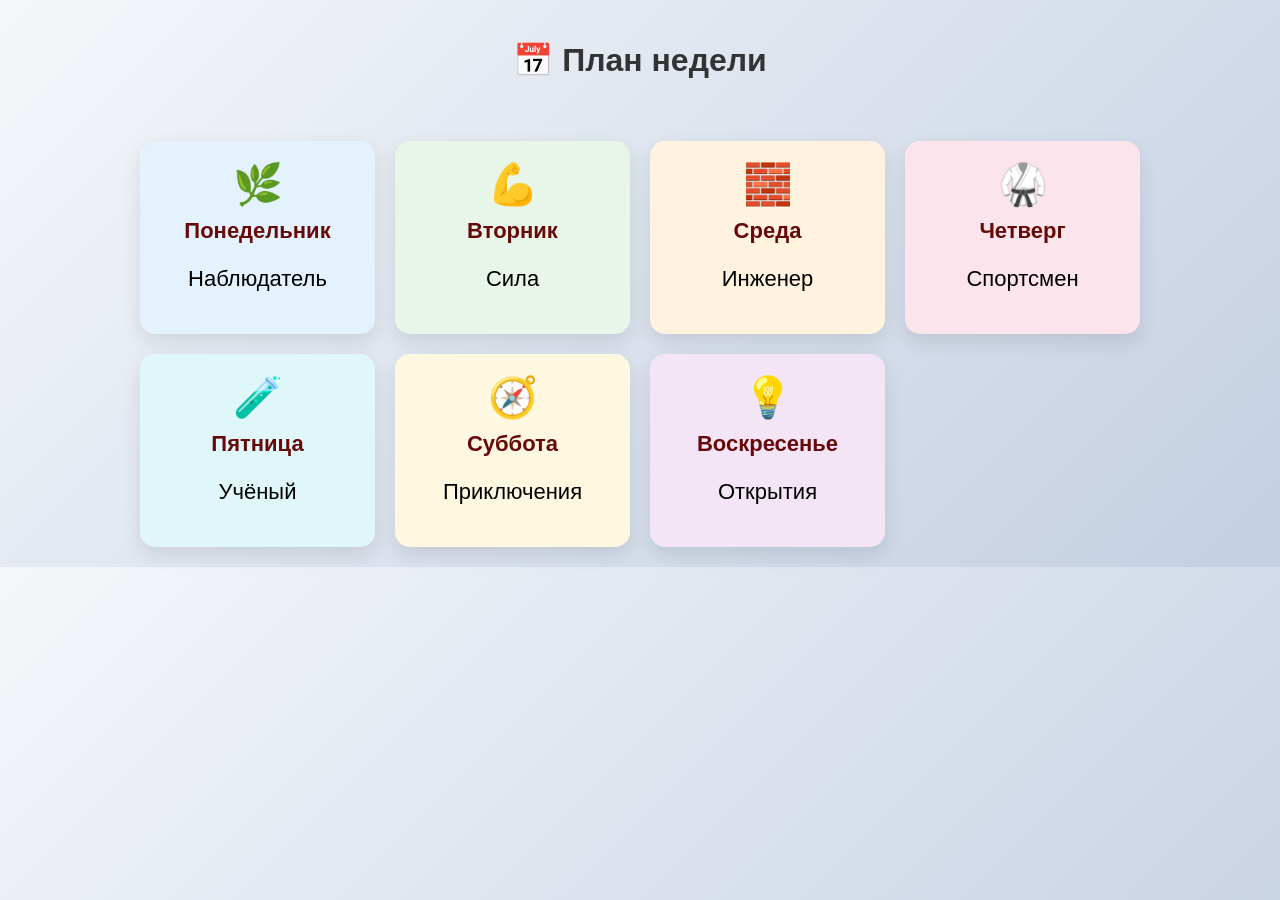
<file: index.html>
<!DOCTYPE html>
<html lang="ru">
<head>
  <meta charset="UTF-8" />
  <title>План недели</title>
  <link rel="stylesheet" href="style.css" />
</head>
<body>

<h1>📅 План недели</h1>

<div class="container">

  <a href="./poniedelnik.html">
    <div class="card monday">
      <div class="emoji">🌿</div>
      <h2>Понедельник</h2>
      <p>Наблюдатель</p>
    </div>
  </a>

  <a href="./tuesday.html">
    <div class="card tuesday">
      <div class="emoji">💪</div>
      <h2>Вторник</h2>
      <p>Сила</p>
    </div>
  </a>

  <a href="./wednesday.html">
    <div class="card wednesday">
      <div class="emoji">🧱</div>
      <h2>Среда</h2>
      <p>Инженер</p>
    </div>
  </a>

  <a href="./thursday.html">
    <div class="card thursday">
      <div class="emoji">🥋</div>
      <h2>Четверг</h2>
      <p>Спортсмен</p>
    </div>
  </a>

  <a href="friday.html">
    <div class="card friday">
      <div class="emoji">🧪</div>
      <h2>Пятница</h2>
      <p>Учёный</p>
    </div>
  </a>

  <a href="./saturday.html">
    <div class="card saturday">
      <div class="emoji">🧭</div>
      <h2>Суббота</h2>
      <p>Приключения</p>
    </div>
  </a>

  <a href="./sunday.html">
    <div class="card sunday">
      <div class="emoji">💡</div>
      <h2>Воскресенье</h2>
      <p>Открытия</p>
    </div>
  </a>

</div>

</body>
</html>
</file>
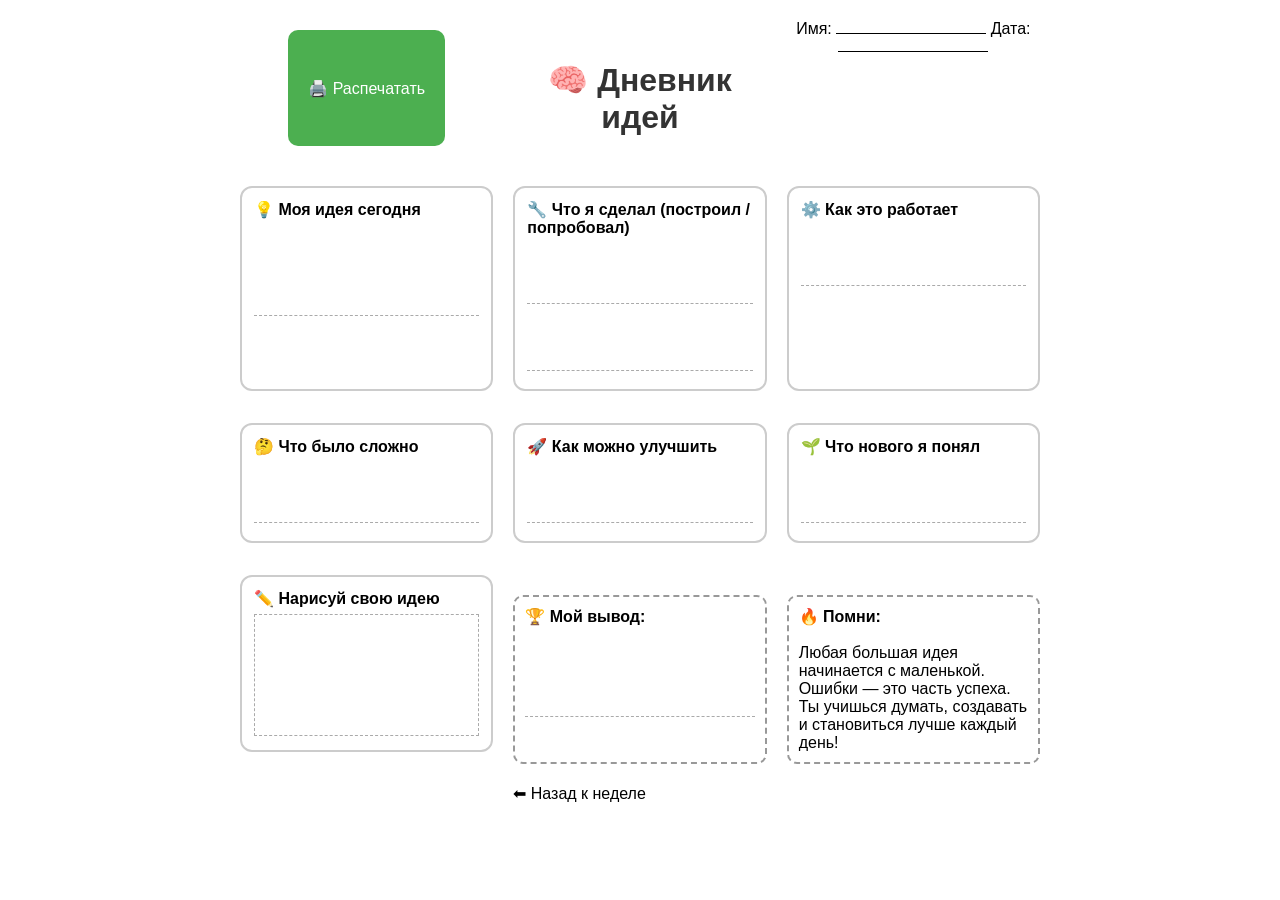
<file: dnewnikIdej.html>
<!DOCTYPE html>
<html lang="ru">
<head>
<meta charset="UTF-8">
<title>Дневник идей</title>
<link rel="stylesheet" href="./print.css">
  <link rel="stylesheet" href="./style.css">


<style>

@page {
  size: A4;
  margin: 15mm;
}

body {
  font-family: Arial, sans-serif;
  margin: 0;
  background: white;
}

.container {
  max-width: 800px;
  margin: auto;
}

h1 {
  text-align: center;
  margin-bottom: 10px;
}

.header {
  text-align: center;
  margin-bottom: 20px;
}

.line {
  display: inline-block;
  border-bottom: 1px solid black;
  width: 150px;
}

.block {
  border: 2px solid #ccc;
  border-radius: 12px;
  padding: 12px;
  margin-bottom: 12px;
}

.title {
  font-weight: bold;
  margin-bottom: 6px;
}

.write-area {
  height: 60px;
  border-bottom: 1px dashed #aaa;
  margin-bottom: 6px;
}

.small {
  height: 40px;
}

.big {
  height: 90px;
}

.footer {
  margin-top: 20px;
  border: 2px dashed #999;
  padding: 10px;
  border-radius: 10px;
}

</style>
</head>

<body>

<div class="container">

  <button class="print-btn" onclick="window.print()">
    🖨️ Распечатать
  </button>

  <h1>🧠 Дневник идей</h1>

  <div class="header">
    Имя: <span class="line"></span>  
    Дата: <span class="line"></span>
  </div>

  <!-- Основная идея -->

  <div class="block">
    <div class="title">💡 Моя идея сегодня</div>
    <div class="write-area big"></div>
  </div>

  <!-- Что сделал -->

  <div class="block">
    <div class="title">🔧 Что я сделал (построил / попробовал)</div>
    <div class="write-area"></div>
    <div class="write-area"></div>
  </div>

  <!-- Как это работает -->

  <div class="block">
    <div class="title">⚙️ Как это работает</div>
    <div class="write-area"></div>
  </div>

  <!-- Проблемы -->

  <div class="block">
    <div class="title">🤔 Что было сложно</div>
    <div class="write-area"></div>
  </div>

  <!-- Улучшение -->

  <div class="block">
    <div class="title">🚀 Как можно улучшить</div>
    <div class="write-area"></div>
  </div>

  <!-- Новые мысли -->

  <div class="block">
    <div class="title">🌱 Что нового я понял</div>
    <div class="write-area"></div>
  </div>

  <!-- Рисунок -->

  <div class="block">
    <div class="title">✏️ Нарисуй свою идею</div>
    <div style="height:120px; border:1px dashed #aaa;"></div>
  </div>

  <!-- Вывод -->

  <div class="footer">
    <b>🏆 Мой вывод:</b>
    <div class="write-area big"></div>
  </div>

  <!-- Мотивация -->

  <div class="footer">
    <b>🔥 Помни:</b><br><br>
    Любая большая идея начинается с маленькой.<br>
    Ошибки — это часть успеха.<br>
    Ты учишься думать, создавать и становиться лучше каждый день!
  </div>

  <br>

  <div class="back">
    <a href="index.html">⬅ Назад к неделе</a>
  </div>

</div>

<script src="./print.js"></script>

</body>
</html>
</file>
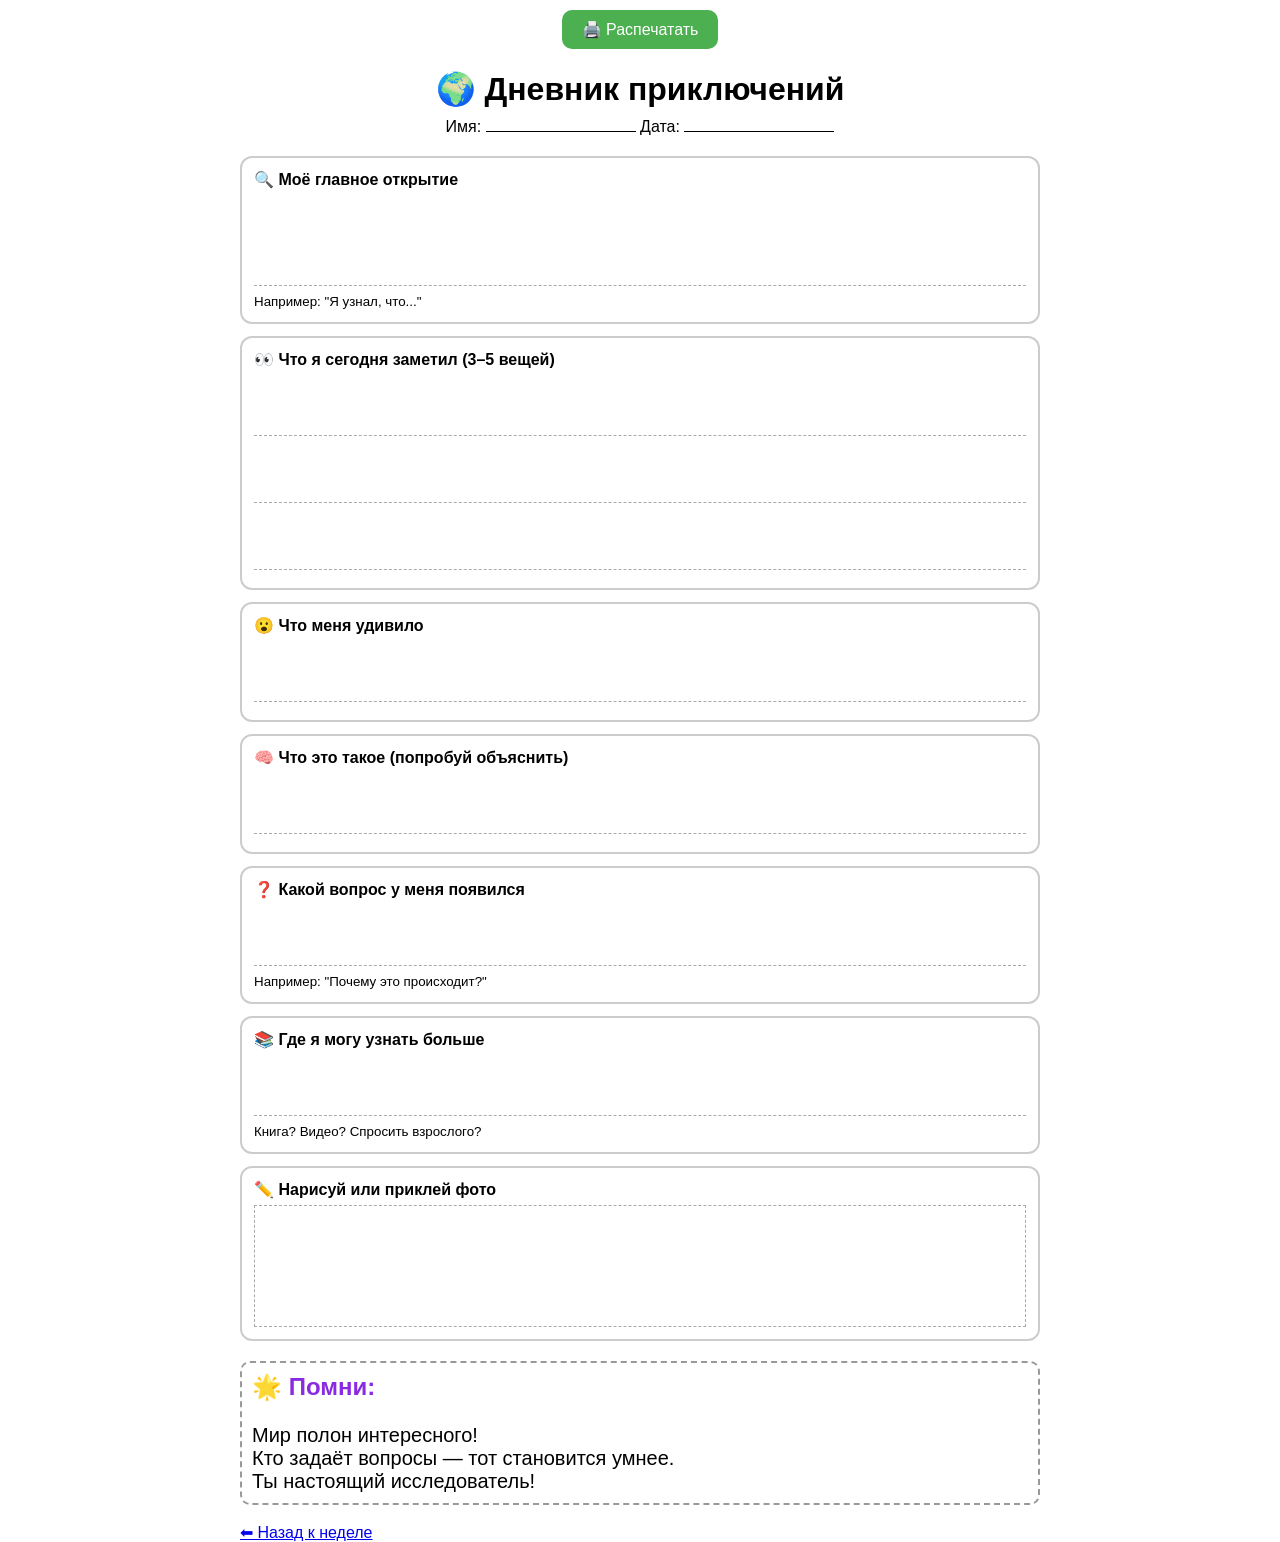
<file: dniewnik.html>
<!DOCTYPE html>
<html lang="ru">
<head>
<meta charset="UTF-8">
<title>Дневник приключений</title>
<link rel="stylesheet" href="./print.css">

<style>

@page {
  size: A4;
  margin: 15mm;
}

body {
  font-family: Arial, sans-serif;
  margin: 0;
  background: white;
}

.container {
  max-width: 800px;
  margin: auto;
}

h1 {
  text-align: center;
  margin-bottom: 10px;
}

.header {
  text-align: center;
  margin-bottom: 20px;
}

.line {
  display: inline-block;
  border-bottom: 1px solid black;
  width: 150px;
}

.block {
  border: 2px solid #ccc;
  border-radius: 12px;
  padding: 12px;
  margin-bottom: 12px;
}

.title {
  font-weight: bold;
  margin-bottom: 6px;
}

.write-area {
  height: 60px;
  border-bottom: 1px dashed #aaa;
  margin-bottom: 6px;
}

.big {
  height: 90px;
}

.draw-area {
  height: 120px;
  border: 1px dashed #aaa;
}

.footer {
  margin-top: 20px;
  border: 2px dashed #999;
  padding: 10px;
  border-radius: 10px;
}

</style>
</head>

<body>

<div class="container">

  <button class="print-btn" onclick="window.print()">🖨️ Распечатать</button>

  <h1>🌍 Дневник приключений</h1>

  <div class="header">
    Имя: <span class="line"></span>  
    Дата: <span class="line"></span>
  </div>

  <!-- Главное открытие -->

  <div class="block">
  <div class="title">🔍 Моё главное открытие</div>
  <div class="write-area big"></div>
  <small>Например: "Я узнал, что..."</small>
</div>

  <!-- Что нашёл -->

  <div class="block">
    <div class="title">👀 Что я сегодня заметил (3–5 вещей)</div>
    <div class="write-area"></div>
    <div class="write-area"></div>
    <div class="write-area"></div>
  </div>

  <!-- Что удивило -->

  <div class="block">
    <div class="title">😮 Что меня удивило</div>
    <div class="write-area"></div>
  </div>

  <!-- Что это -->

  <div class="block">
    <div class="title">🧠 Что это такое (попробуй объяснить)</div>
    <div class="write-area"></div>
  </div>

  <!-- Новый вопрос -->
  <div class="block">
  <div class="title">❓ Какой вопрос у меня появился</div>
  <div class="write-area"></div>
  <small>Например: "Почему это происходит?"</small>
</div>

  

  <!-- Где узнать -->
  <div class="block">
  <div class="title">📚 Где я могу узнать больше</div>
  <div class="write-area"></div>
  <small>Книга? Видео? Спросить взрослого?</small>
</div>

  
  

  <!-- Рисунок -->

  <div class="block">
    <div class="title">✏️ Нарисуй или приклей фото</div>
    <div class="draw-area"></div>
  </div>

  
  <!-- Мотивация -->

  <div class="footer" style="font-size: 20px;">
    <b style="font-size: 24px;text-align:center; color: blueviolet;">🌟 Помни:</b><br><br>
    Мир полон интересного!<br>
    Кто задаёт вопросы — тот становится умнее.<br>
    Ты настоящий исследователь!
  </div>

  <br>

  <div class="back">
    <a href="index.html">⬅ Назад к неделе</a>
  </div>

</div>

<script src="./print.js"></script>

</body>
</html>
</file>
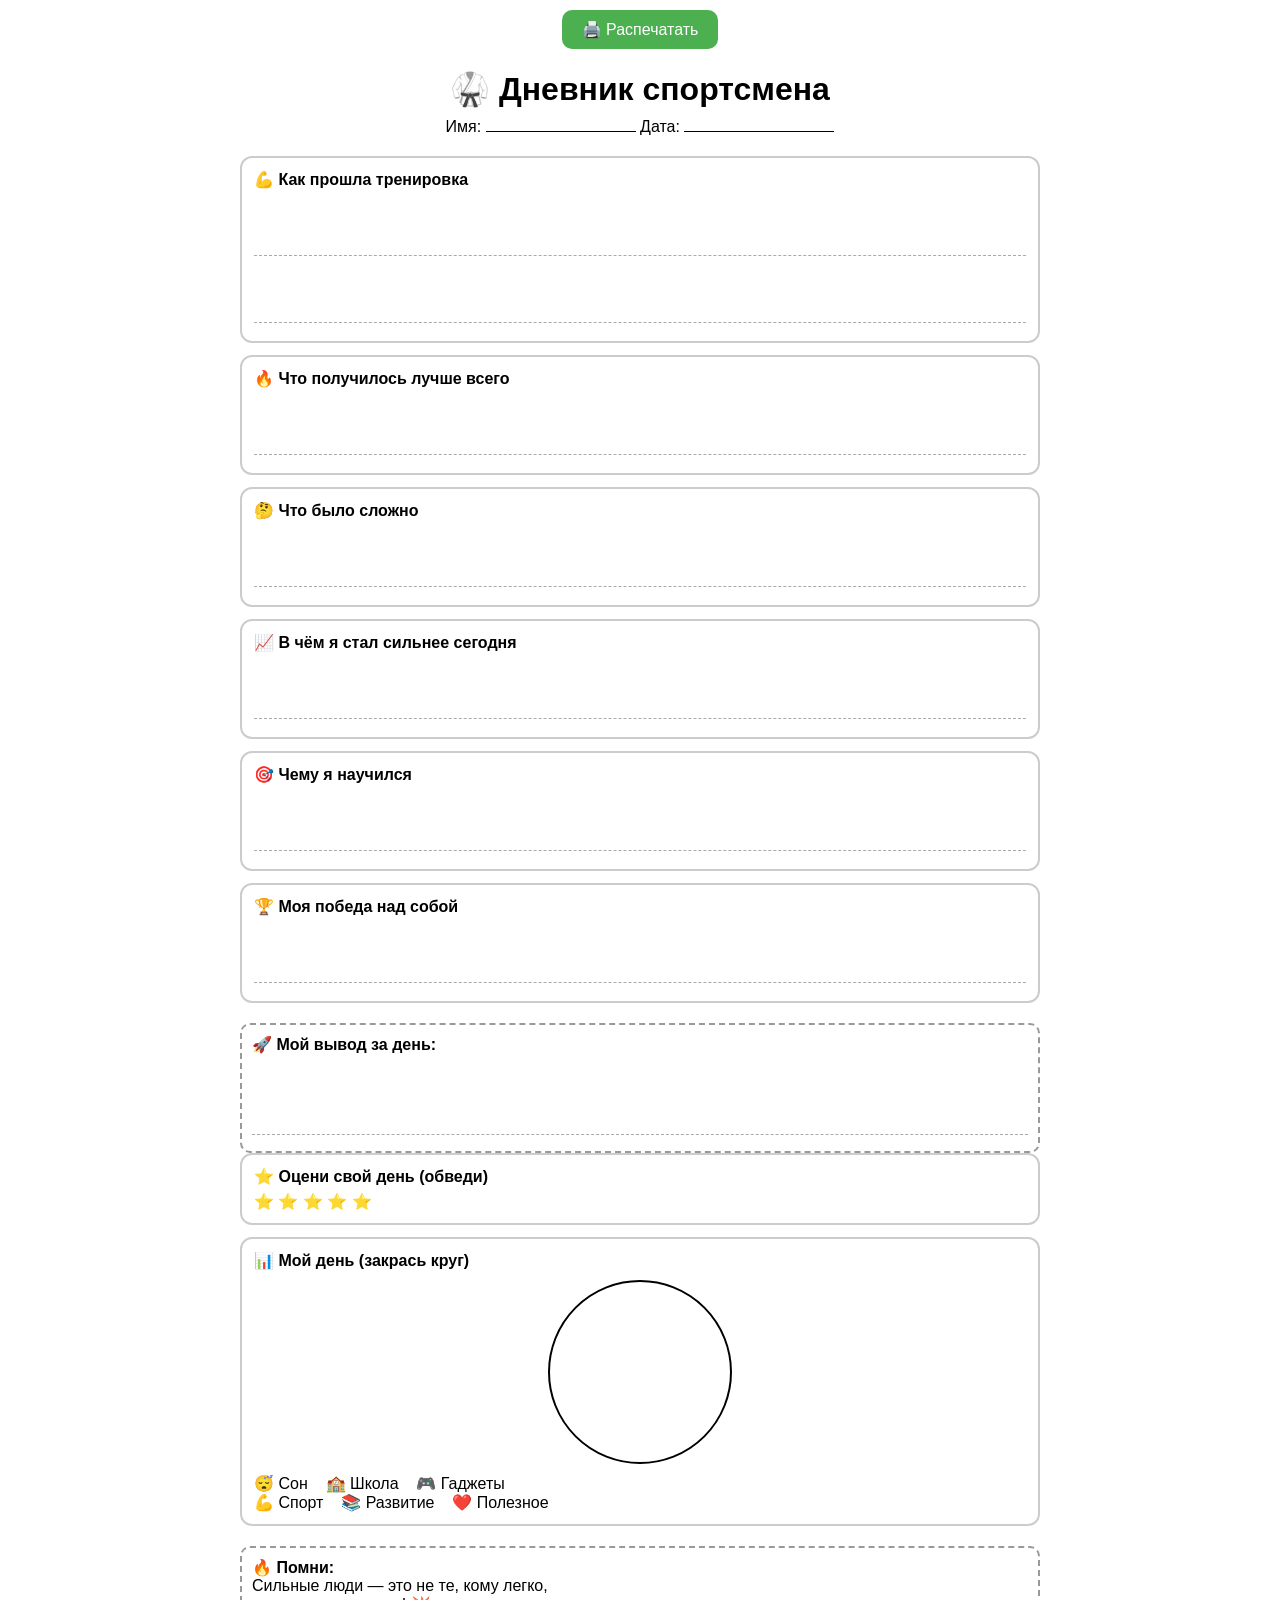
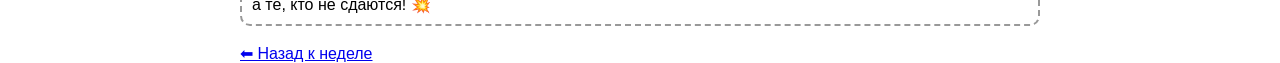
<file: dniewnikSport.html>
<!DOCTYPE html>
<html lang="ru">
<head>
<meta charset="UTF-8">
<title>Дневник спортсмена</title>
<link rel="stylesheet" href="./print.css">

<style>

@page {
  size: A4;
  margin: 15mm;
}

body {
  font-family: Arial, sans-serif;
  margin: 0;
  background: white;
}

.container {
  max-width: 800px;
  margin: auto;
}

h1 {
  text-align: center;
  margin-bottom: 10px;
}

.header {
  text-align: center;
  margin-bottom: 20px;
}

.line {
  display: inline-block;
  border-bottom: 1px solid black;
  width: 150px;
}

.block {
  border: 2px solid #ccc;
  border-radius: 12px;
  padding: 12px;
  margin-bottom: 12px;
}

.title {
  font-weight: bold;
  margin-bottom: 6px;
}

.write-area {
  height: 60px;
  border-bottom: 1px dashed #aaa;
  margin-bottom: 6px;
}

.small {
  height: 40px;
}

.big {
  height: 80px;
}

.footer {
  margin-top: 20px;
  border: 2px dashed #999;
  padding: 10px;
  border-radius: 10px;
}

</style>
</head>

<body>

<div class="container">

  <button class="print-btn" onclick="window.print()">🖨️ Распечатать</button>

  <h1>🥋 Дневник спортсмена</h1>

  <div class="header">
    Имя: <span class="line"></span>  
    Дата: <span class="line"></span>
  </div>

  <!-- Блоки -->

  <div class="block">
    <div class="title">💪 Как прошла тренировка</div>
    <div class="write-area"></div>
    <div class="write-area"></div>
  </div>

  <div class="block">
    <div class="title">🔥 Что получилось лучше всего</div>
    <div class="write-area"></div>
  </div>

  <div class="block">
    <div class="title">🤔 Что было сложно</div>
    <div class="write-area"></div>
  </div>

  <div class="block">
    <div class="title">📈 В чём я стал сильнее сегодня</div>
    <div class="write-area"></div>
  </div>

  <div class="block">
    <div class="title">🎯 Чему я научился</div>
    <div class="write-area"></div>
  </div>

  <div class="block">
    <div class="title">🏆 Моя победа над собой</div>
    <div class="write-area"></div>
  </div>

  <!-- Вывод -->

  <div class="footer">
    <b>🚀 Мой вывод за день:</b>
    <div class="write-area big"></div>
  </div>

  <!-- Оценка -->

  <div class="block">
    <div class="title">⭐ Оцени свой день (обведи)</div>
    ⭐ ⭐ ⭐ ⭐ ⭐
  </div>

  <!-- Диаграмма -->

  <div class="block">
    <div class="title">📊 Мой день (закрась круг)</div>

    <div style="text-align:center; margin: 10px 0;">
      <div style="
        width: 180px;
        height: 180px;
        border: 2px solid #000;
        border-radius: 50%;
        margin: auto;
      "></div>
    </div>

    <div>
      😴 Сон &nbsp;&nbsp; 🏫 Школа &nbsp;&nbsp; 🎮 Гаджеты  
      <br>
      💪 Спорт &nbsp;&nbsp; 📚 Развитие &nbsp;&nbsp; ❤️ Полезное
    </div>
  </div>

  <!-- Мотивация -->

  <div class="footer">
    <b>🔥 Помни:</b><br>
    Сильные люди — это не те, кому легко,<br>
    а те, кто не сдаются! 💥
  </div>

  <br>

  <div class="back">
    <a href="index.html">⬅ Назад к неделе</a>
  </div>

</div>

<script src="./print.js"></script>

</body>
</html>
</file>
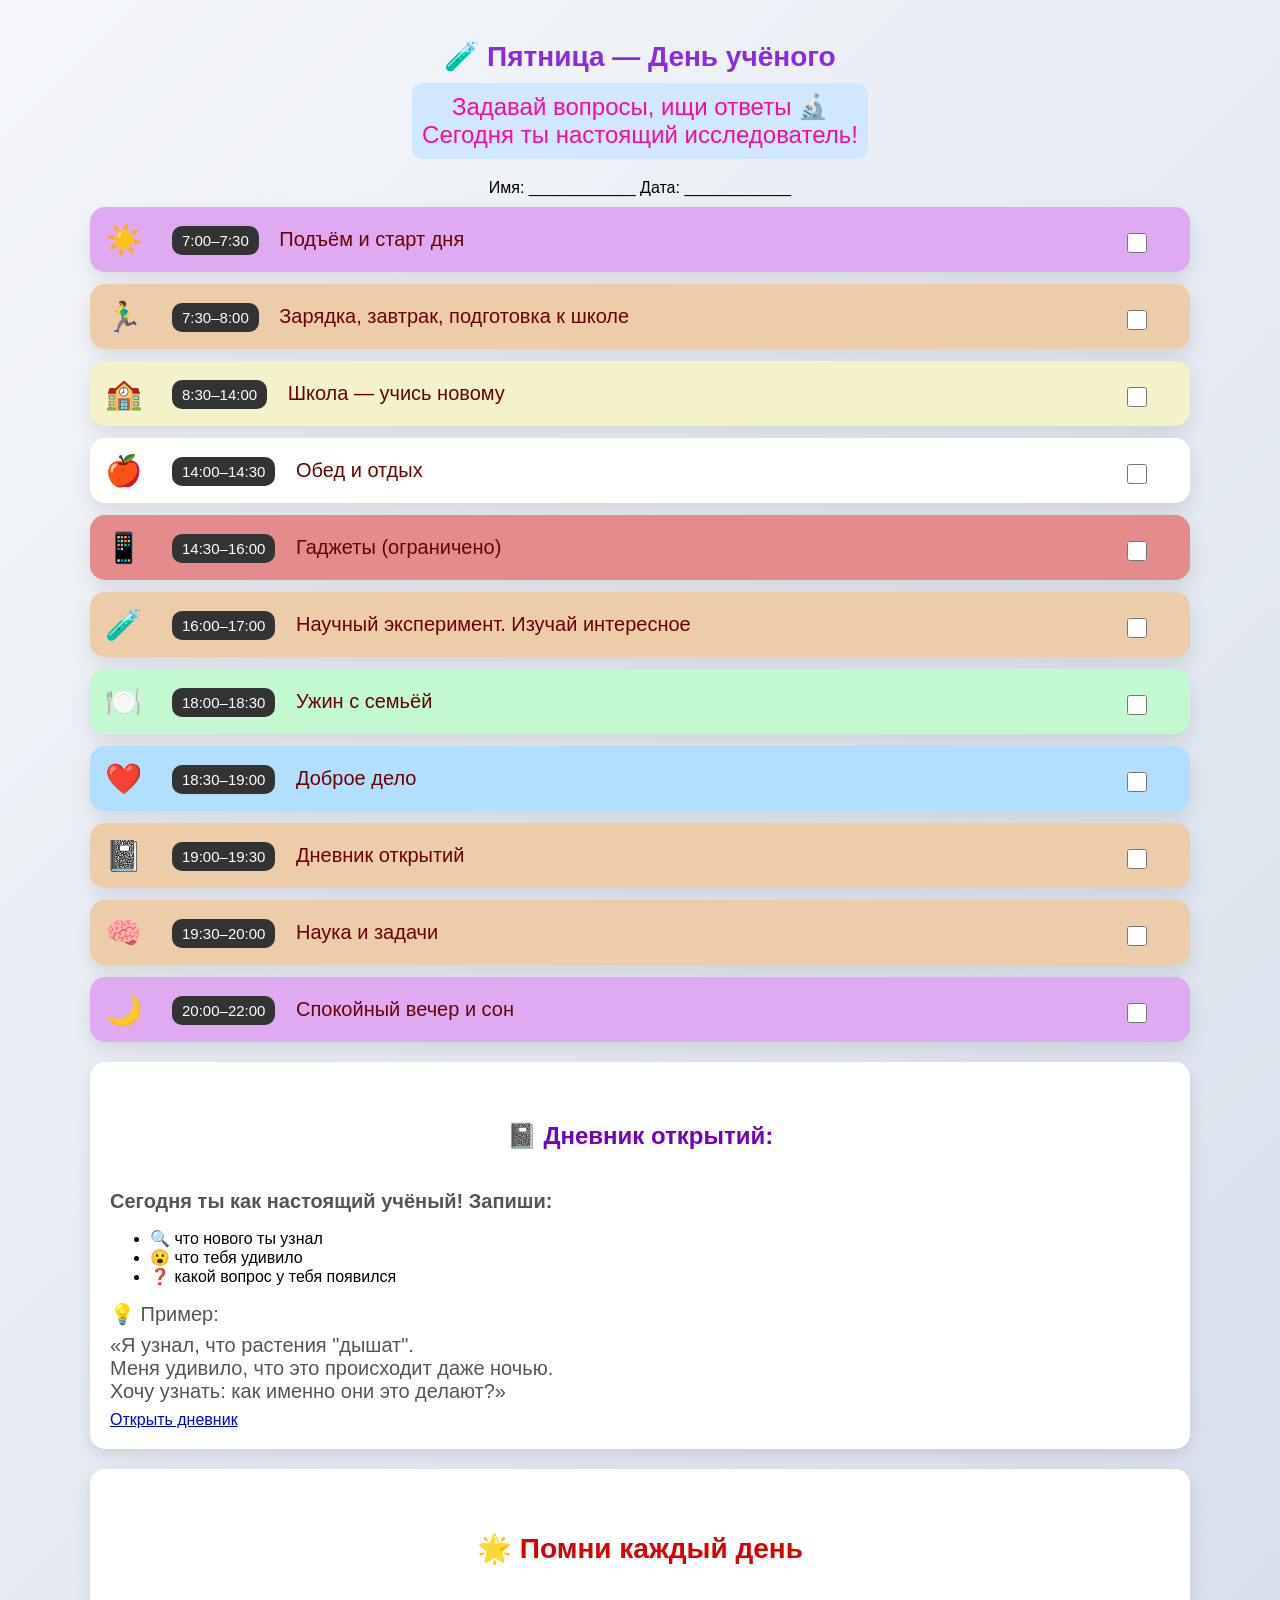
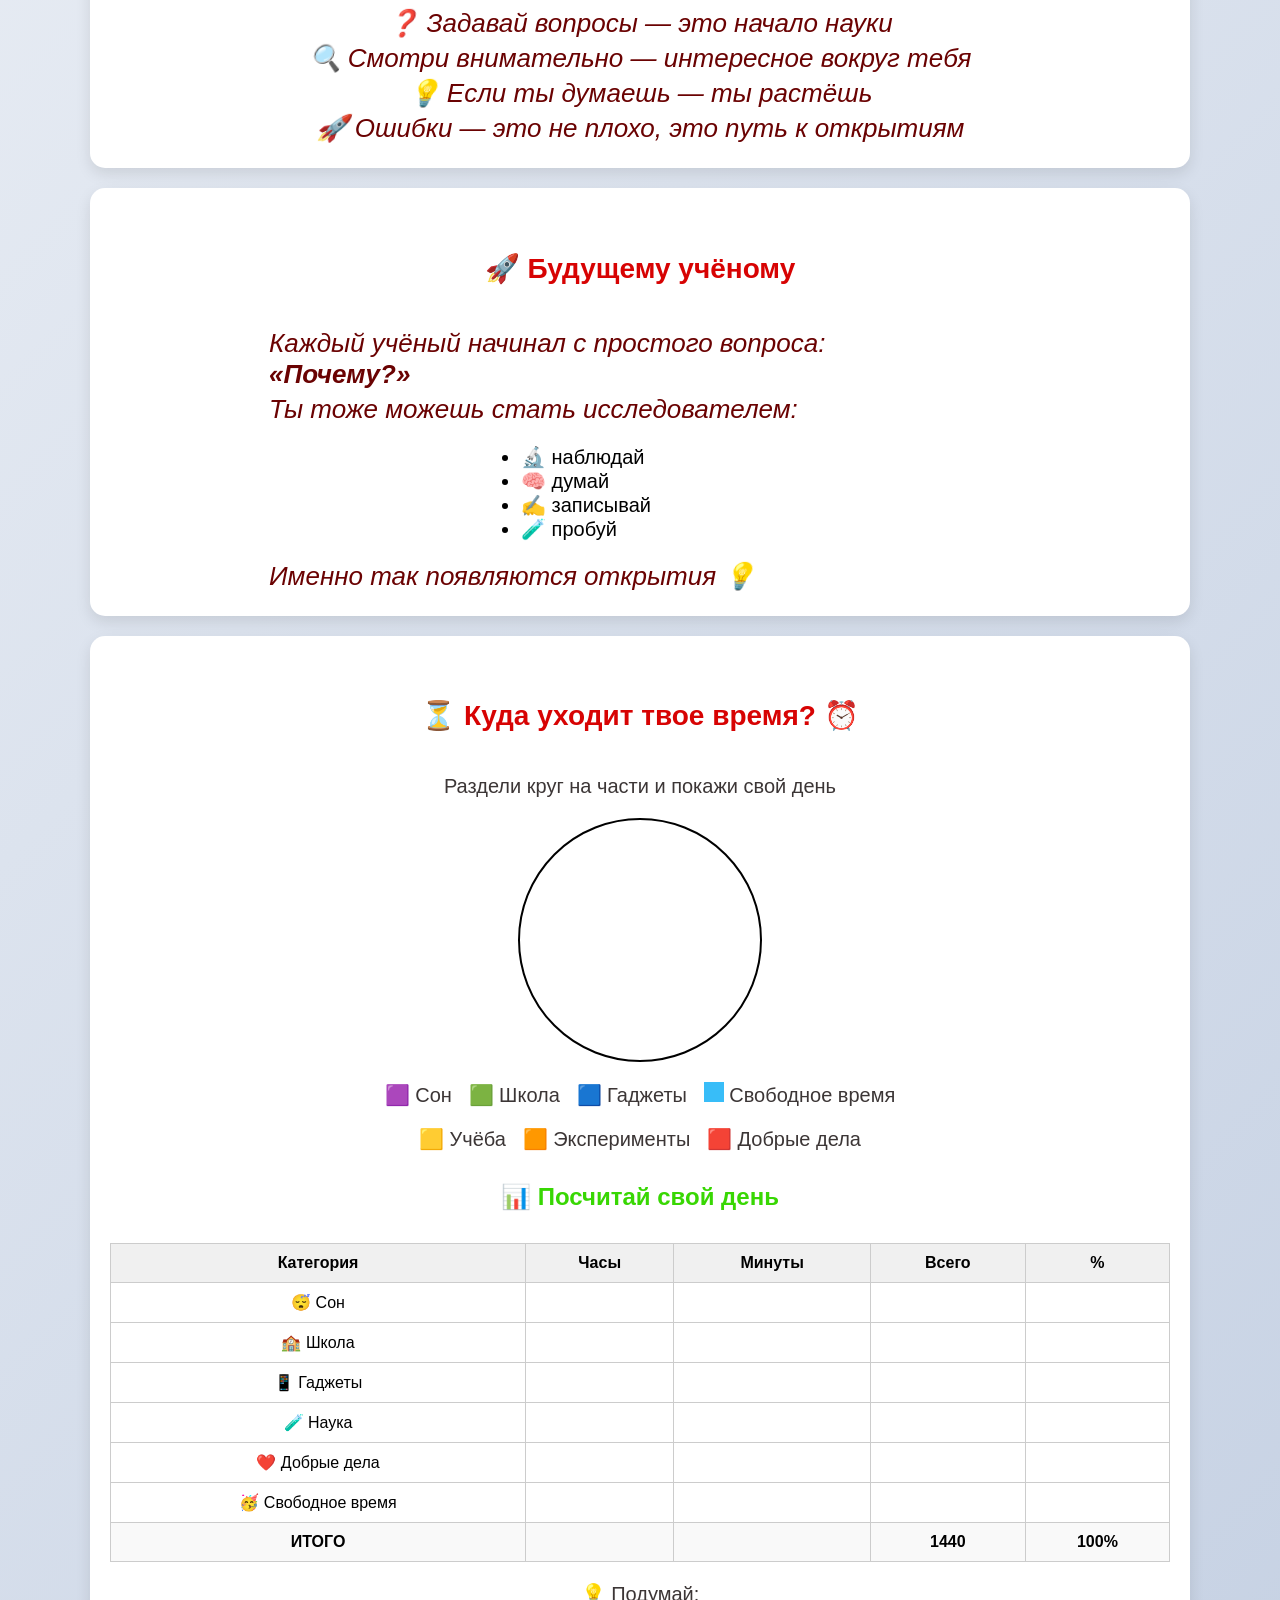
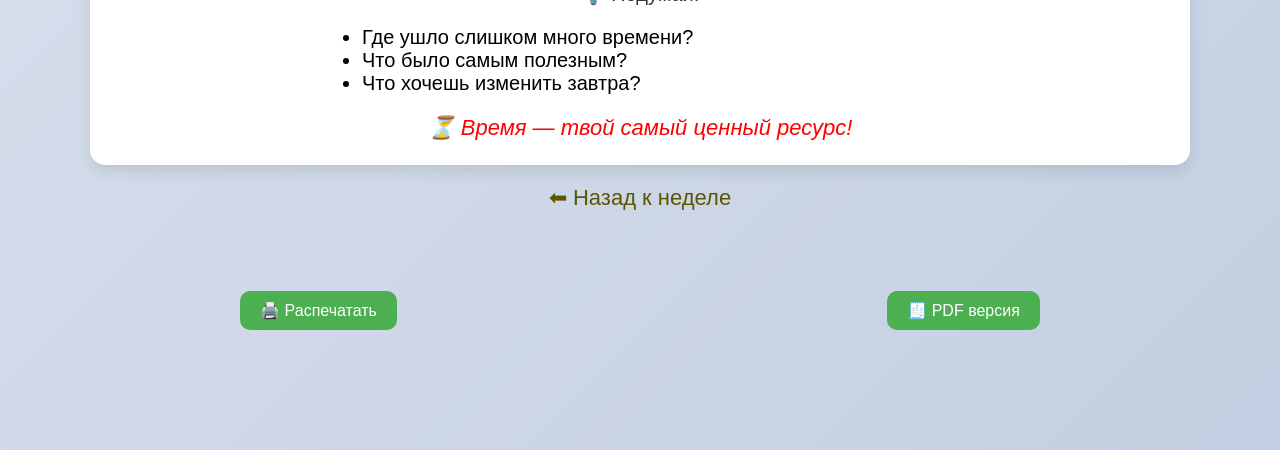
<file: friday.html>
<!DOCTYPE html>
<html lang="ru">

<head>
  <meta charset="UTF-8">
  <title>Пятница — День учёного</title>
  <link rel="stylesheet" href="styleponiedelnik.css">
  <link rel="stylesheet" href="./print.css">
  <link rel="stylesheet" href="./modal.css">
</head>

<body>

<div class="container">

  <div class="day-header">
    <div class="day-title">🧪 Пятница — День учёного</div>

    <div class="day-subtitle">
      Задавай вопросы, ищи ответы 🔬<br>
      Сегодня ты настоящий исследователь!
    </div>
  </div>

  

  <div style="text-align:center; margin-bottom:10px;">
    Имя: ____________ Дата: ____________
  </div>

  <!-- День -->

  <div class="card morning" data-id="morning">
    <div class="icon">☀️</div>
    <div class="text">
      <span class="time-badge">7:00–7:30</span>
      Подъём и старт дня
    </div>
    <div class="check"><input type="checkbox"></div>
  </div>

  <div class="card study" data-id="charge">
    <div class="icon">🏃‍♂️</div>
    <div class="text">
      <span class="time-badge">7:30–8:00</span>
      Зарядка, завтрак, подготовка к школе
    </div>
    <div class="check"><input type="checkbox"></div>
  </div>


  <div class="card school" data-id="school">
    <div class="icon">🏫</div>
    <div class="text">
      <span class="time-badge">8:30–14:00</span>
      Школа — учись новому
    </div>
    <div class="check"><input type="checkbox"></div>
  </div>

  <div class="card food" data-id="food">
    <div class="icon">🍎</div>
    <div class="text">
      <span class="time-badge">14:00–14:30</span>
      Обед и отдых
    </div>
    <div class="check"><input type="checkbox"></div>
  </div>

  <div class="card games" data-id="games">
    <div class="icon">📱</div>
    <div class="text">
      <span class="time-badge">14:30–16:00</span>
      Гаджеты (ограничено)
    </div>
    <div class="check"><input type="checkbox"></div>
  </div>

  <div class="card study" data-id="experiment">
    <div class="icon">🧪</div>
    <div class="text">
      <span class="time-badge">16:00–17:00</span>
      Научный эксперимент. Изучай интересное
    </div>
    <div class="check"><input type="checkbox"></div>
  </div>

  <div class="card family" data-id="family">
    <div class="icon">🍽️</div>
    <div class="text">
      <span class="time-badge">18:00–18:30</span>
      Ужин с семьёй
    </div>
    <div class="check"><input type="checkbox"></div>
  </div>

  <div class="card good" data-id="good">
    <div class="icon">❤️</div>
    <div class="text">
      <span class="time-badge">18:30–19:00</span>
      Доброе дело
    </div>
    <div class="check"><input type="checkbox"></div>
  </div>

  <div class="card study" data-id="diary">
    <div class="icon">📓</div>
    <div class="text">
      <span class="time-badge">19:00–19:30</span>
      Дневник открытий
    </div>
    <div class="check"><input type="checkbox"></div>
  </div>

  <div class="card study" data-id="brain">
    <div class="icon">🧠</div>
    <div class="text">
      <span class="time-badge">19:30–20:00</span>
      Наука и задачи
    </div>
    <div class="check"><input type="checkbox"></div>
  </div>

  <div class="card morning" data-id="evening">
    <div class="icon">🌙</div>
    <div class="text">
      <span class="time-badge">20:00–22:00</span>
      Спокойный вечер и сон
    </div>
    <div class="check"><input type="checkbox"></div>
  </div>

  <!-- ДНЕВНИК -->

<div class="motivation">
  <h2>📓 Дневник открытий:</h2>

  <p><b>Сегодня ты как настоящий учёный! Запиши:</b></p>

  <ul style="text-align:left;">
    <li>🔍 что нового ты узнал</li>
    <li>😮 что тебя удивило</li>
    <li>❓ какой вопрос у тебя появился</li>
  </ul>

  <p>💡 Пример:</p>
  <p style="text-align:left;">
    «Я узнал, что растения "дышат".<br>
    Меня удивило, что это происходит даже ночью.<br>
    Хочу узнать: как именно они это делают?»
  </p>

  <a href="./dniewnik.html" target="_blank">Открыть дневник</a>
</div>


<!-- ПОМНИ -->

<div class="cell">
  <h2>🌟 Помни каждый день</h2>

  <p class="p22">
    ❓ Задавай вопросы — это начало науки
  </p>

  <p class="p22">
    🔍 Смотри внимательно — интересное вокруг тебя
  </p>

  <p class="p22">
    💡 Если ты думаешь — ты растёшь
  </p>

  <p class="p22">
    🚀 Ошибки — это не плохо, это путь к открытиям
  </p>
</div>


<!-- БУДУЩЕЕ -->

<div class="cell">
  <h2>🚀 Будущему учёному</h2>

  <p class="p22" style="text-align: left;">
    Каждый учёный начинал с простого вопроса:<br>
    <b>«Почему?»</b>
  </p>

  <p class="p22" style="text-align: left;">
    Ты тоже можешь стать исследователем:
  </p>

  <ul style="text-align:left;font-size: 20px;margin-left: 35%;">
    <li>🔬 наблюдай</li>
    <li>🧠 думай</li>
    <li>✍ записывай</li>
    <li>🧪 пробуй</li>
  </ul>

  <p class="p22" style="text-align: left;">
    Именно так появляются открытия 💡
  </p>
</div>


<!-- ДИАГРАММА -->

<div class="cell">
  <h2>⏳ Куда уходит твое время? ⏰</h2>

  <p>Раздели круг на части и покажи свой день</p>

  <div style="text-align:center; margin: 10px 0;">
    <div style="
      width: 240px;
      height: 240px;
      border: 2px solid #000;
      border-radius: 50%;
      margin: auto;
    "></div>
  </div>

  <p>🟪 Сон &nbsp; 🟩 Школа &nbsp; 🟦 Гаджеты &nbsp; <span style="display:inline-block;width:20px;height:20px;background:#38BDF8;"></span> Свободное время</p>
  <p>🟨 Учёба &nbsp; 🟧 Эксперименты &nbsp; 🟥 Добрые дела</p>

  <div class="block">
    <h4>📊 Посчитай свой день</h4>

    <table style="width:100%; border-collapse: collapse; text-align:center;">
      <tr style="background:#f0f0f0;">
        <th>Категория</th>
        <th>Часы</th>
        <th>Минуты</th>
        <th>Всего</th>
        <th>%</th>
      </tr>

      <tr><td>😴 Сон</td><td></td><td></td><td></td><td></td></tr>
      <tr><td>🏫 Школа</td><td></td><td></td><td></td><td></td></tr>
      <tr><td>📱 Гаджеты</td><td></td><td></td><td></td><td></td></tr>
      <tr><td>🧪 Наука</td><td></td><td></td><td></td><td></td></tr>
      <tr><td>❤️ Добрые дела</td><td></td><td></td><td></td><td></td></tr>
      <tr>
              <td>🥳 Свободное время</td>
              <td></td>
              <td></td>
              <td></td>
              <td></td>
            </tr>

      <tr style="background:#f9f9f9;">
        <td><b>ИТОГО</b></td>
        <td></td>
        <td></td>
        <td><b>1440</b></td>
        <td><b>100%</b></td>
      </tr>
    </table>
  </div>

  <p>💡 Подумай:</p>
  <ul style="text-align:left;font-size: 20px;margin-left: 20%;">
    <li>Где ушло слишком много времени?</li>
    <li>Что было самым полезным?</li>
    <li>Что хочешь изменить завтра?</li>
  </ul>

  <p class="p22" style="color:red;font-size: 22px;">
    ⏳ Время — твой самый ценный ресурс!
  </p>
</div>

  <a href="index.html" class="back">⬅ Назад к неделе</a>

</div>
<div class="flex">
    <button class="print-btn" onclick="window.print()">🖨️ Распечатать</button>
    <button class="print-btn" onclick="printClean()">🧾 PDF версия</button>
  </div>

<!-- МОДАЛКА -->

<div id="modal" class="modal">
  <div class="modal-content">
    <span class="close">&times;</span>
    <h2 id="modal-title"></h2>
    <p id="modal-text"></p>
    <p id="modal-text2"></p>
    <p id="modal-text3"></p>
  </div>
</div>

<!-- окно плавающее -->
  <div id="floating-tip">
    <span class="tip-icon"></span>
    <span class="tip-text"></span>
  </div>

<script src="./print.js"></script>
<script src="./modalFriday.js"></script>

</body>
</html>
</file>
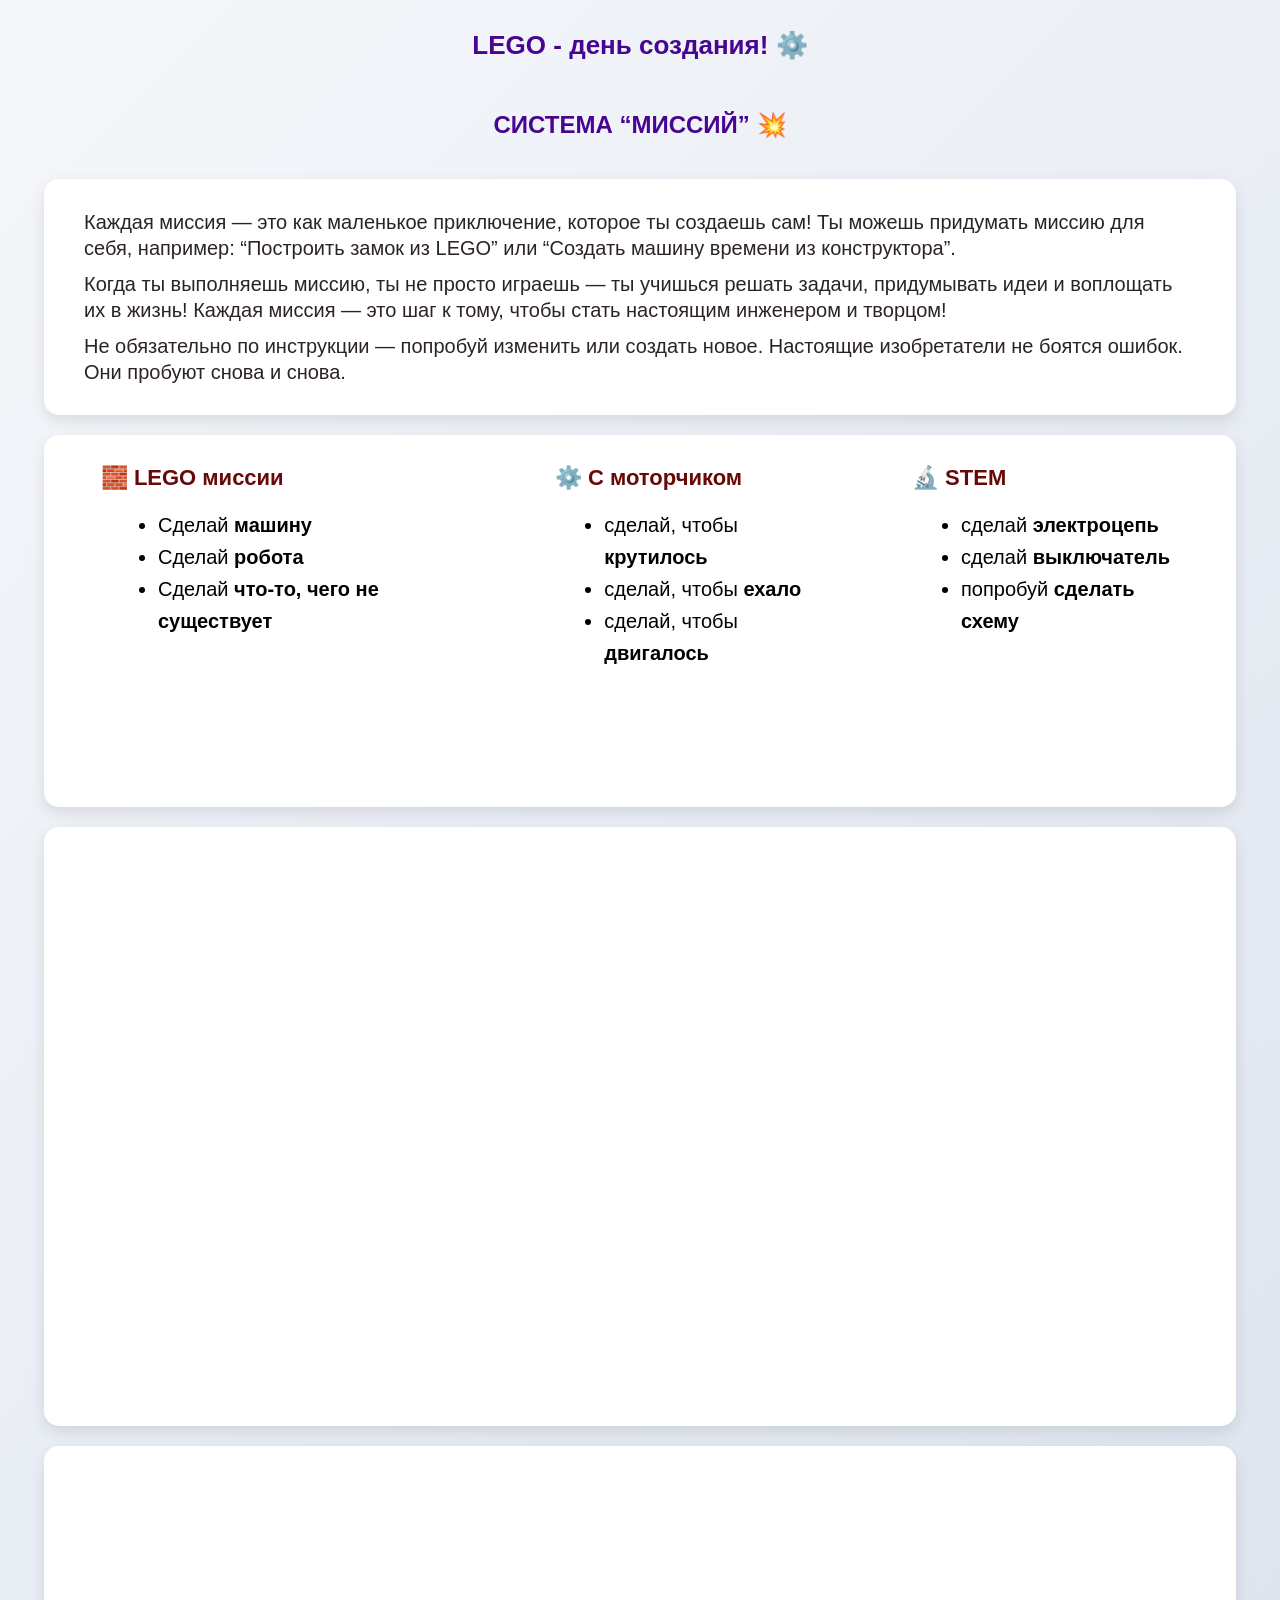
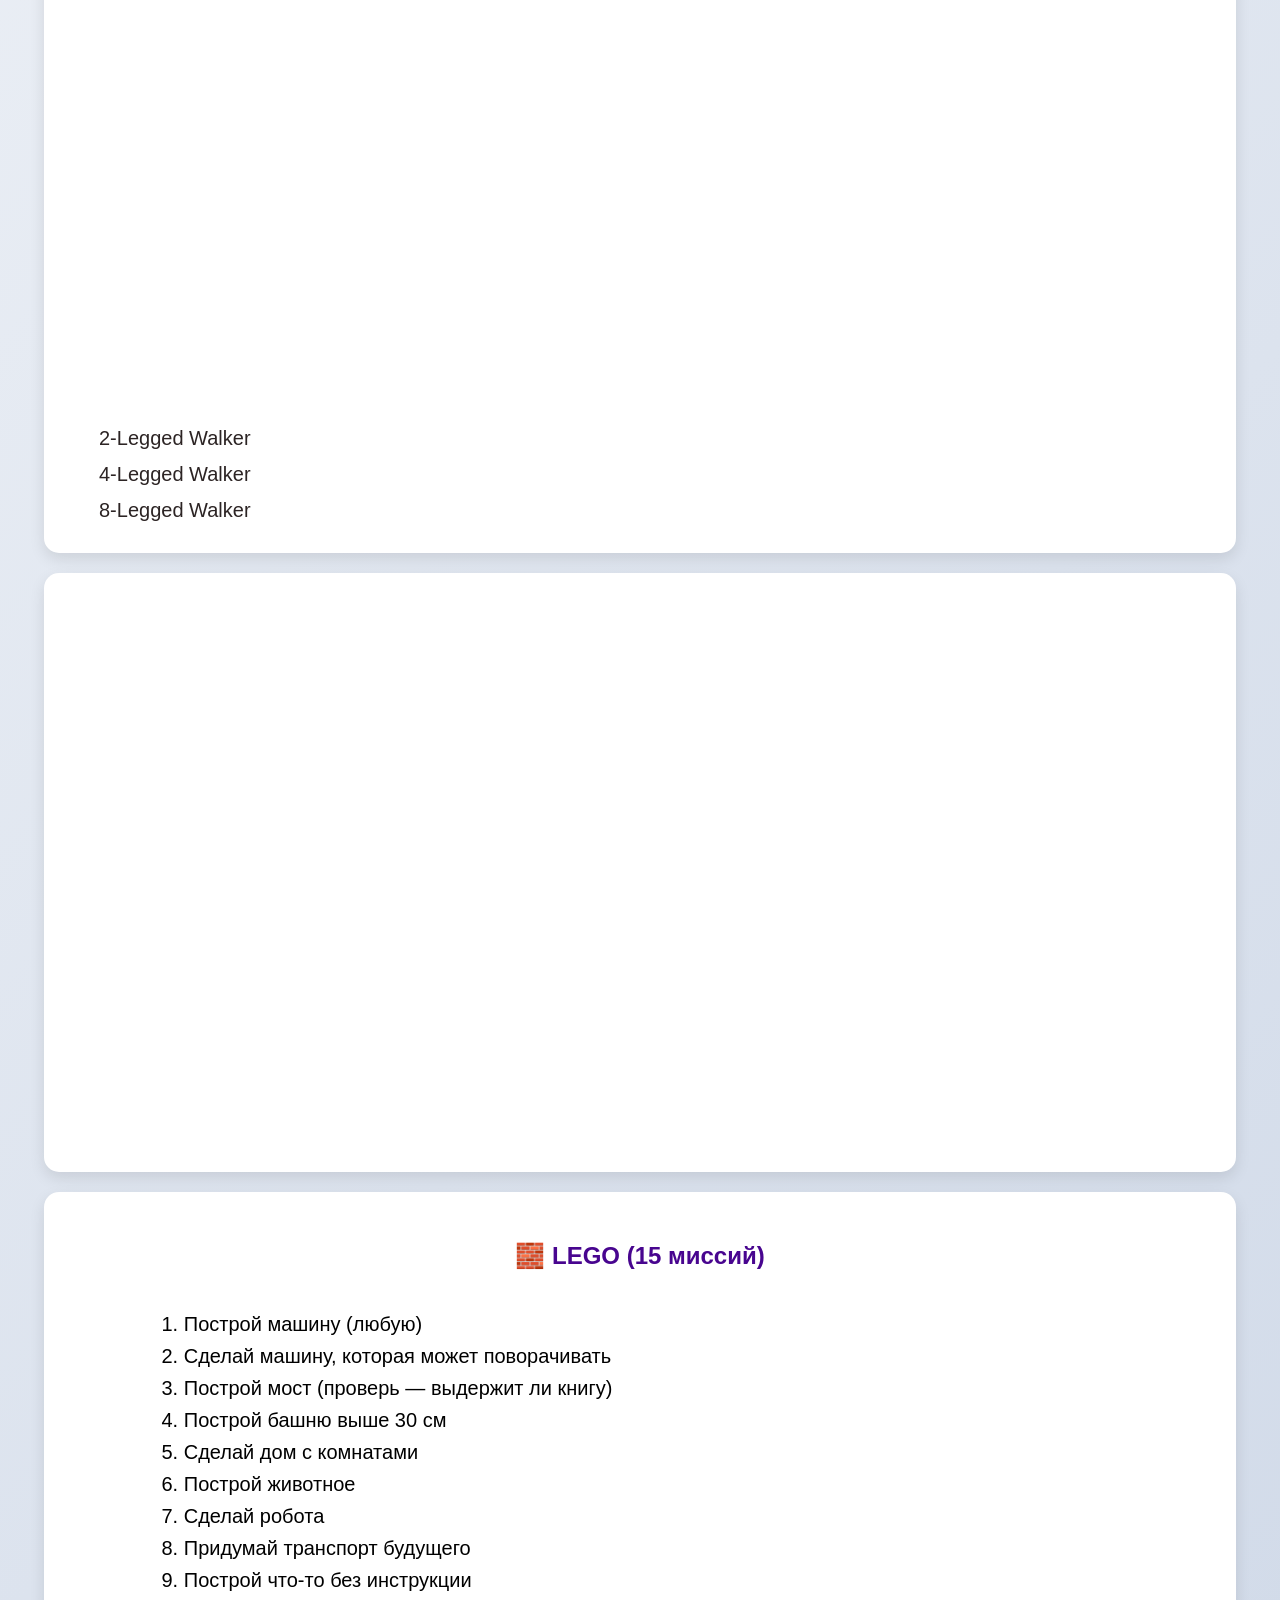
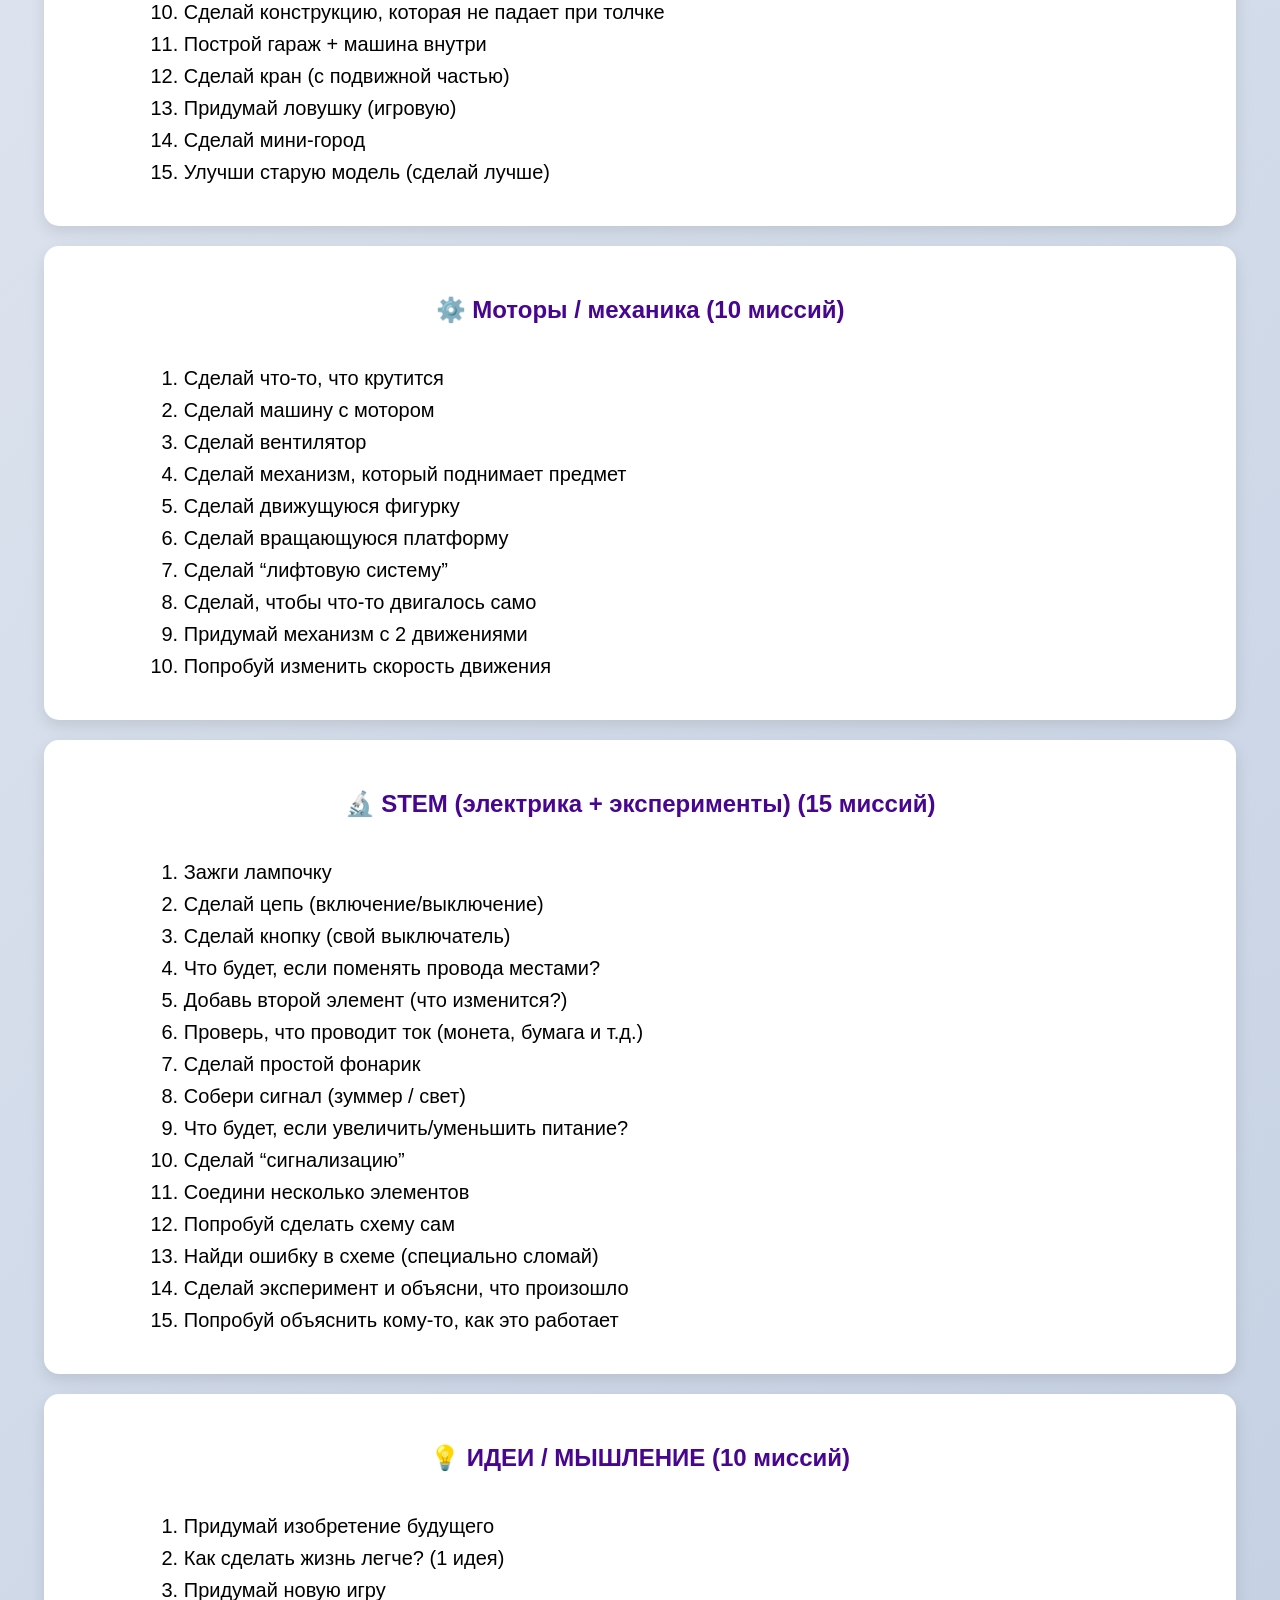
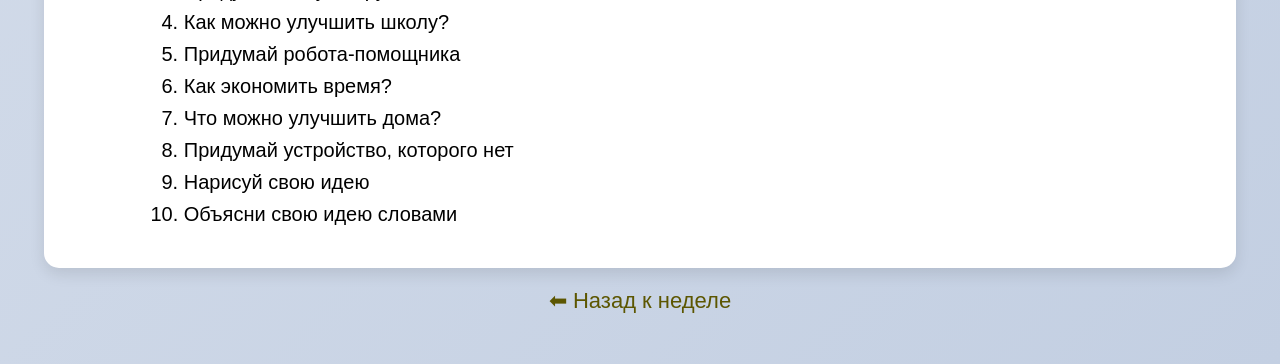
<file: lego.html>
<!DOCTYPE html>
<html lang="en">

<head>
    <meta charset="UTF-8">
    <meta name="viewport" content="width=device-width, initial-scale=1.0">
    <title>lego</title>
    <link rel="stylesheet" href="styleponiedelnik.css">
    <link rel="stylesheet" href="style.css" />
</head>

<body>
    <h2>LEGO - день создания! ⚙️</h2>
    <h3>СИСТЕМА “МИССИЙ” 💥</h3>
    <div class="textBlock">
        <p>Каждая миссия — это как маленькое приключение, которое ты создаешь сам! Ты можешь придумать миссию для себя,
            например: “Построить замок из LEGO” или “Создать машину времени из конструктора”.</p>
        <p>Когда ты выполняешь миссию, ты не просто играешь — ты учишься решать задачи, придумывать идеи и воплощать их
            в жизнь! Каждая миссия — это шаг к тому, чтобы стать настоящим инженером и творцом!</p>
        <p>Не обязательно по инструкции — попробуй изменить или создать новое. Настоящие изобретатели не боятся ошибок.
            Они пробуют снова и снова.</p>
    </div>

    <div class="textBlock">
        <div class="flex">
            <div>
                <h4>🧱 LEGO миссии</h4>
                <ul>
                    <li>Сделай <b>машину</b></li>
                    <li>Сделай <b>робота</b></li>
                    <li>Сделай <b>что-то, чего не существует</b></li>
                </ul>
            </div>
            <div>
                <h4>⚙️ С моторчиком</h4>
                <ul>
                    <li>сделай, чтобы <b>крутилось</b></li>
                    <li>сделай, чтобы <b>ехало</b></li>
                    <li>сделай, чтобы <b>двигалось</b></li>
                </ul>
            </div>
            <div>
                <h4>🔬 STEM</h4>
                <ul>
                    <li>сделай <b>электроцепь</b></li>
                    <li>сделай <b>выключатель</b></li>
                    <li>попробуй <b>сделать схему</b></li>
                </ul>
            </div>
        </div>
    </div>
    <div class="textBlock">
        <div class="video">
            <iframe width="560" height="315" src="https://www.youtube.com/embed/5t1HLv3IXMM?si=ZWAE2NtECtbutqhZ"
                title="YouTube video player" frameborder="0"
                allow="accelerometer; autoplay; clipboard-write; encrypted-media; gyroscope; picture-in-picture; web-share"
                referrerpolicy="strict-origin-when-cross-origin" allowfullscreen></iframe>
        </div>
    </div>

    <div class="textBlock">
        <div class="video">
            <iframe width="560" height="315" src="https://www.youtube.com/embed/O7BrA6mvvPk?si=AbJNNfE32-vpqoY5"
                title="YouTube video player" frameborder="0"
                allow="accelerometer; autoplay; clipboard-write; encrypted-media; gyroscope; picture-in-picture; web-share"
                referrerpolicy="strict-origin-when-cross-origin" allowfullscreen></iframe>
        </div>
        <div class="text">
            <p><a href="https://buildamoc.com/products/2-legged-walker" target="_blank">2-Legged Walker</a></p>
            <p><a href="https://buildamoc.com/products/4-legged-walker" target="_blank">4-Legged Walker</a></p>
            <p><a href="https://buildamoc.com/products/8-legged-walker" target="_blank">8-Legged Walker</a></p>
        </div>
    </div>
    <div class="textBlock">
        <div class="video">
            <iframe width="560" height="315" src="https://www.youtube.com/embed/P5Qfshfjer0?si=xADA2LnxFWqOCq2L"
                title="YouTube video player" frameborder="0"
                allow="accelerometer; autoplay; clipboard-write; encrypted-media; gyroscope; picture-in-picture; web-share"
                referrerpolicy="strict-origin-when-cross-origin" allowfullscreen></iframe>
        </div>
    </div>
    <div class="textBlock">
        <h3>🧱 LEGO (15 миссий)</h3>
        <ol>
            <li>Построй машину (любую)</li>
            <li>Сделай машину, которая может поворачивать</li>
            <li>Построй мост (проверь — выдержит ли книгу)</li>
            <li>Построй башню выше 30 см</li>
            <li>Сделай дом с комнатами</li>
            <li>Построй животное</li>
            <li>Сделай робота</li>
            <li>Придумай транспорт будущего</li>
            <li>Построй что-то без инструкции</li>
            <li>Сделай конструкцию, которая не падает при толчке</li>
            <li>Построй гараж + машина внутри</li>
            <li>Сделай кран (с подвижной частью)</li>
            <li>Придумай ловушку (игровую)</li>
            <li>Сделай мини-город</li>
            <li>Улучши старую модель (сделай лучше)</li>
        </ol>
    </div>
    <div class="textBlock">
        <h3>⚙️ Моторы / механика (10 миссий)</h3>
        <ol>
            <li>Сделай что-то, что крутится</li>
            <li>Сделай машину с мотором</li>
            <li>Сделай вентилятор</li>
            <li>Сделай механизм, который поднимает предмет</li>
            <li>Сделай движущуюся фигурку</li>
            <li>Сделай вращающуюся платформу</li>
            <li>Сделай “лифтовую систему”</li>
            <li>Сделай, чтобы что-то двигалось само</li>
            <li>Придумай механизм с 2 движениями</li>
            <li>Попробуй изменить скорость движения</li>
        </ol>
    </div>
    <div class="textBlock">
        <h3>🔬 STEM (электрика + эксперименты) (15 миссий)</h3>
        <ol>
            <li>Зажги лампочку</li>
            <li>Сделай цепь (включение/выключение)</li>
            <li>Сделай кнопку (свой выключатель)</li>
            <li>Что будет, если поменять провода местами?</li>
            <li>Добавь второй элемент (что изменится?)</li>
            <li>Проверь, что проводит ток (монета, бумага и т.д.)</li>
            <li>Сделай простой фонарик</li>
            <li>Собери сигнал (зуммер / свет)</li>
            <li>Что будет, если увеличить/уменьшить питание?</li>
            <li>Сделай “сигнализацию”</li>
            <li>Соедини несколько элементов</li>
            <li>Попробуй сделать схему сам</li>
            <li>Найди ошибку в схеме (специально сломай)</li>
            <li>Сделай эксперимент и объясни, что произошло</li>
            <li>Попробуй объяснить кому-то, как это работает</li>
        </ol>
    </div>
    <div class="textBlock">
        <h3>💡 ИДЕИ / МЫШЛЕНИЕ (10 миссий)</h3>
        <ol>
            <li>Придумай изобретение будущего</li>
            <li>Как сделать жизнь легче? (1 идея)</li>
            <li>Придумай новую игру</li>
            <li>Как можно улучшить школу?</li>
            <li>Придумай робота-помощника</li>
            <li>Как экономить время?</li>
            <li>Что можно улучшить дома?</li>
            <li>Придумай устройство, которого нет</li>
            <li>Нарисуй свою идею</li>
            <li>Объясни свою идею словами</li>
        </ol>
    </div>

    <div>
        <a href="index.html" class="back">⬅ Назад к неделе</a>
    </div>
</body>

</html>
</file>
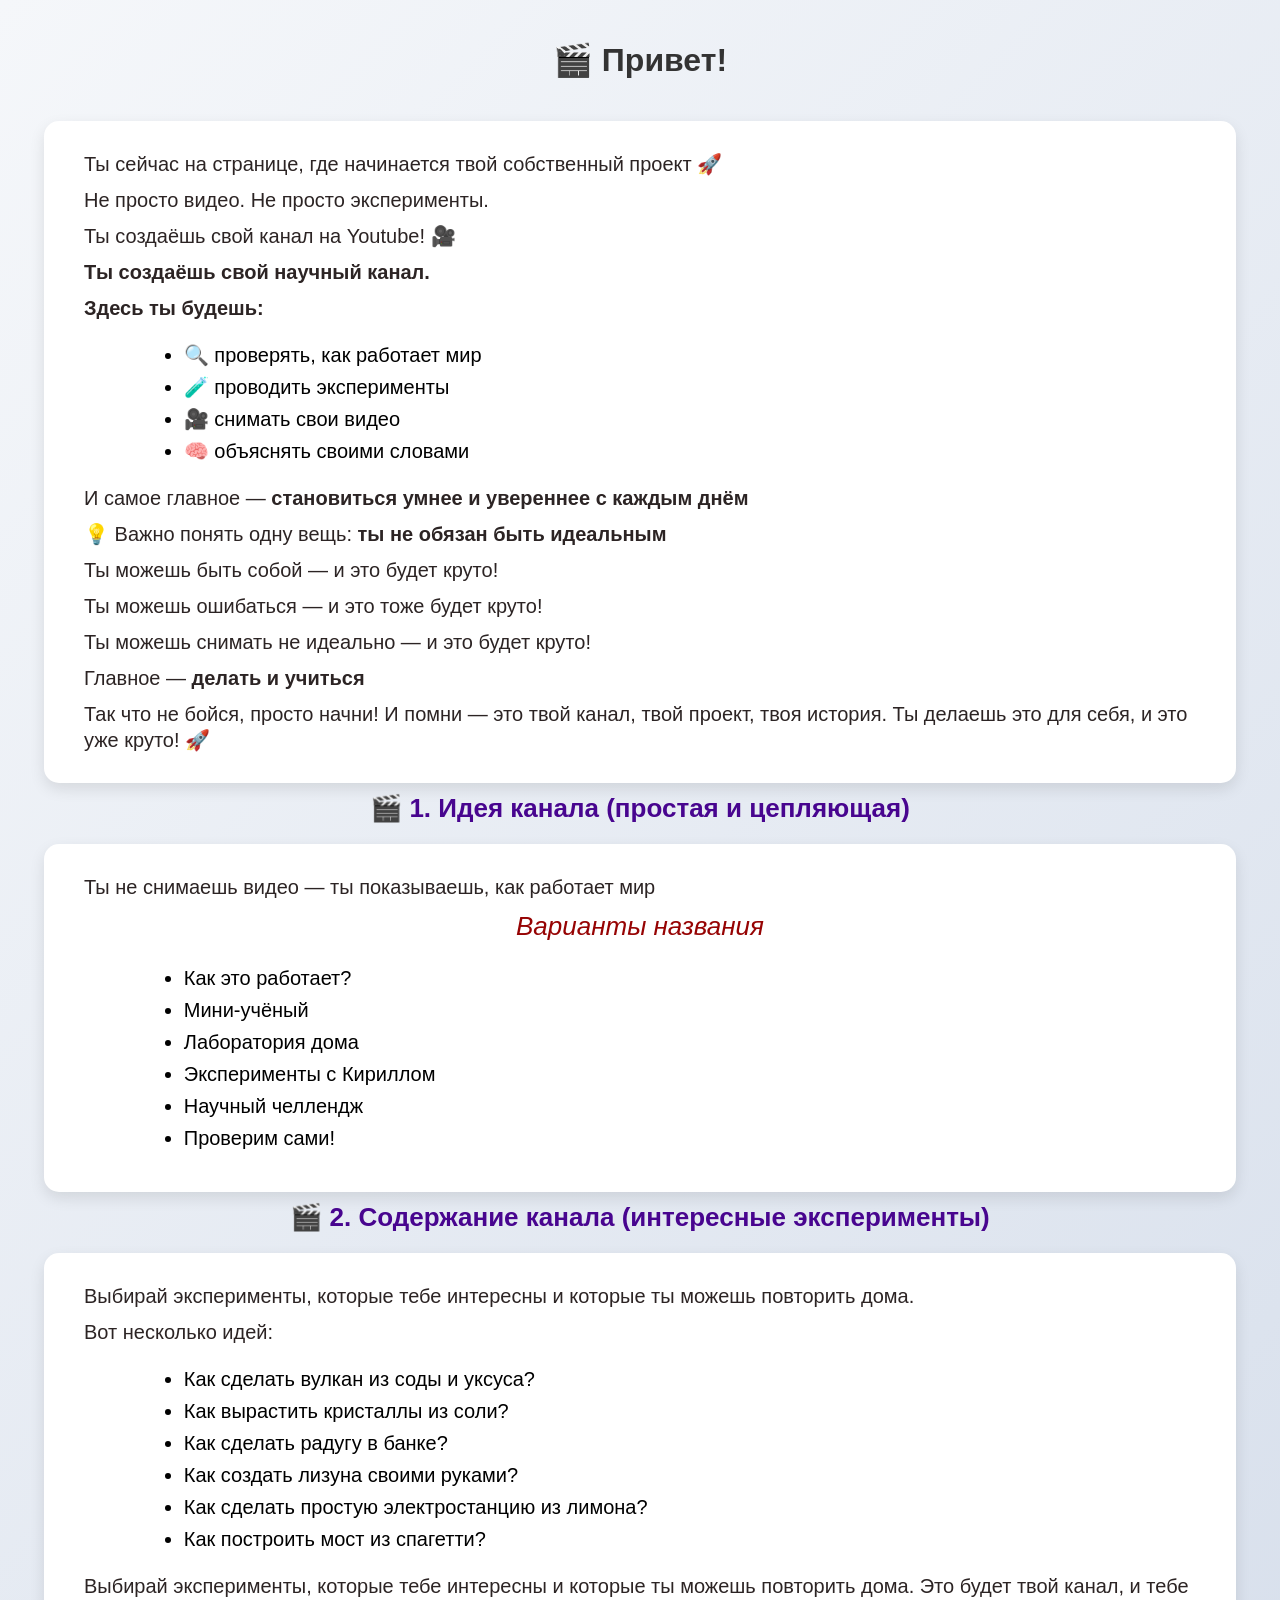
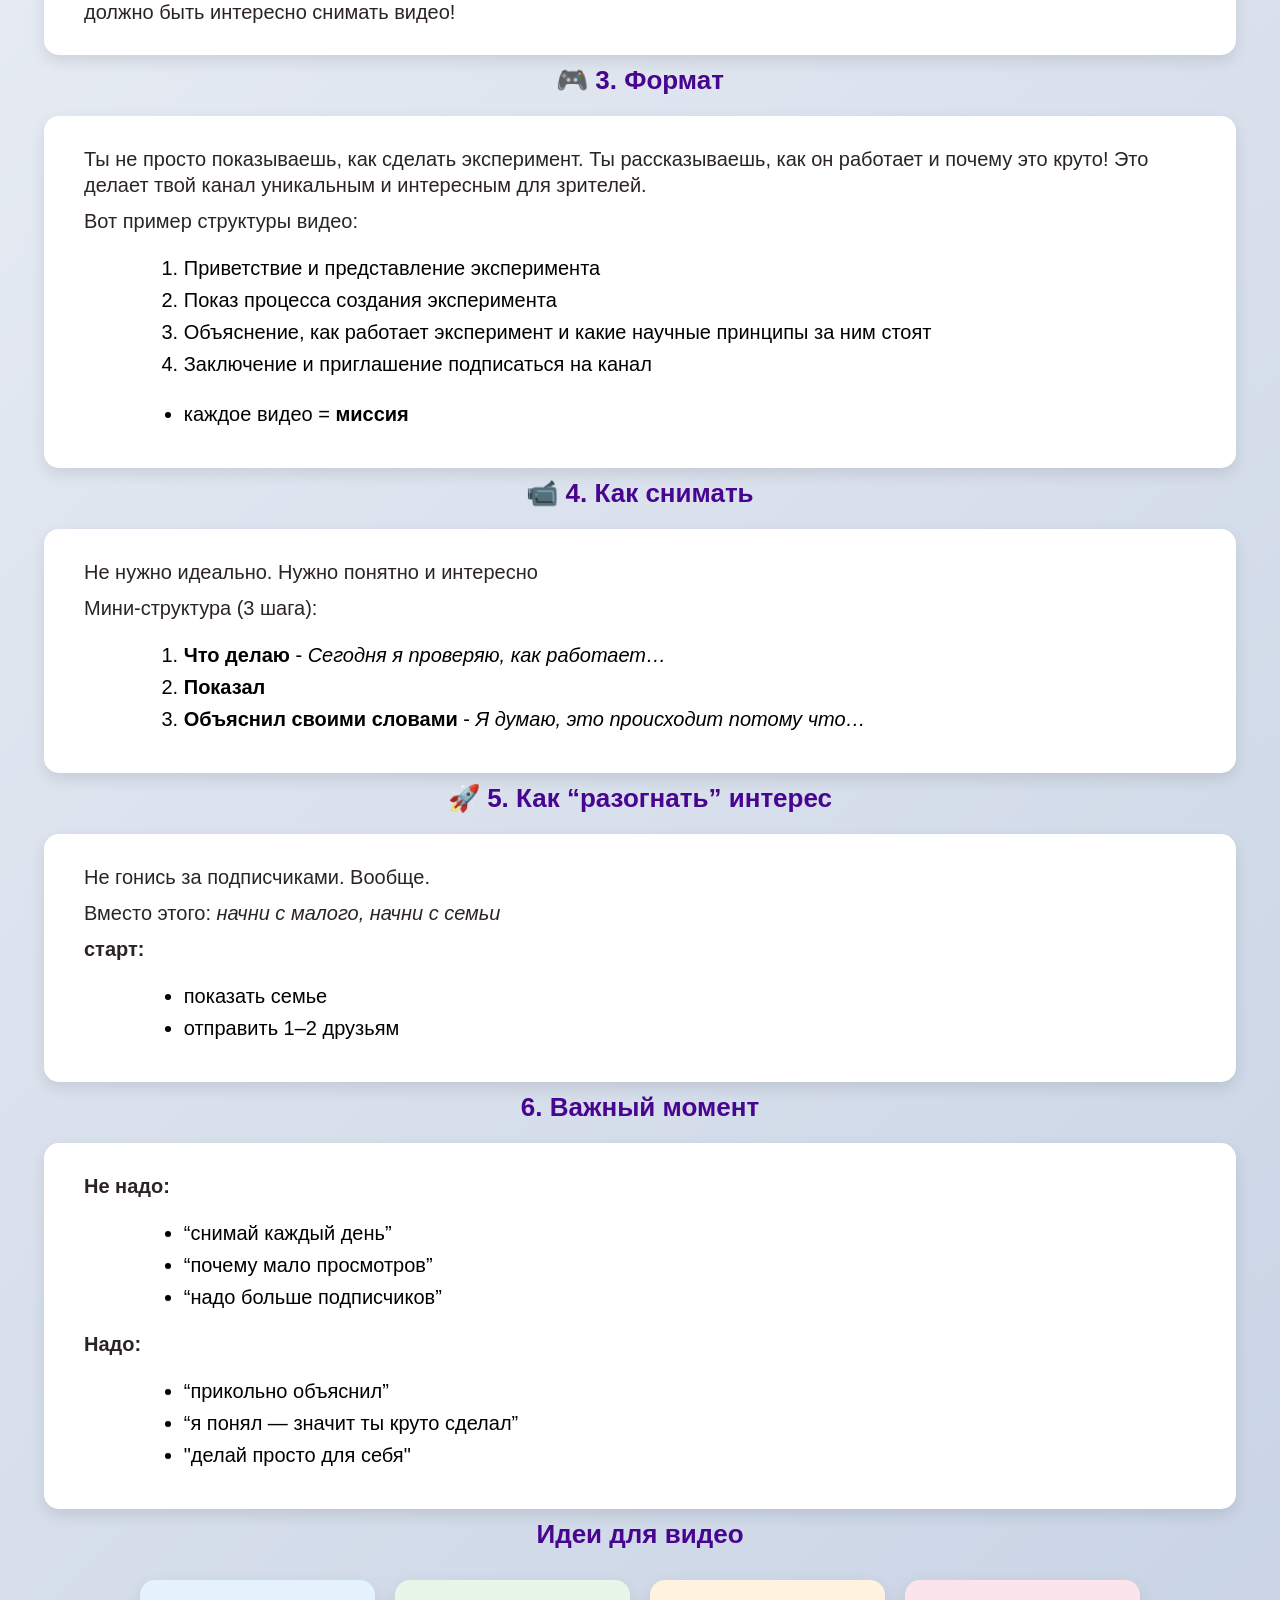
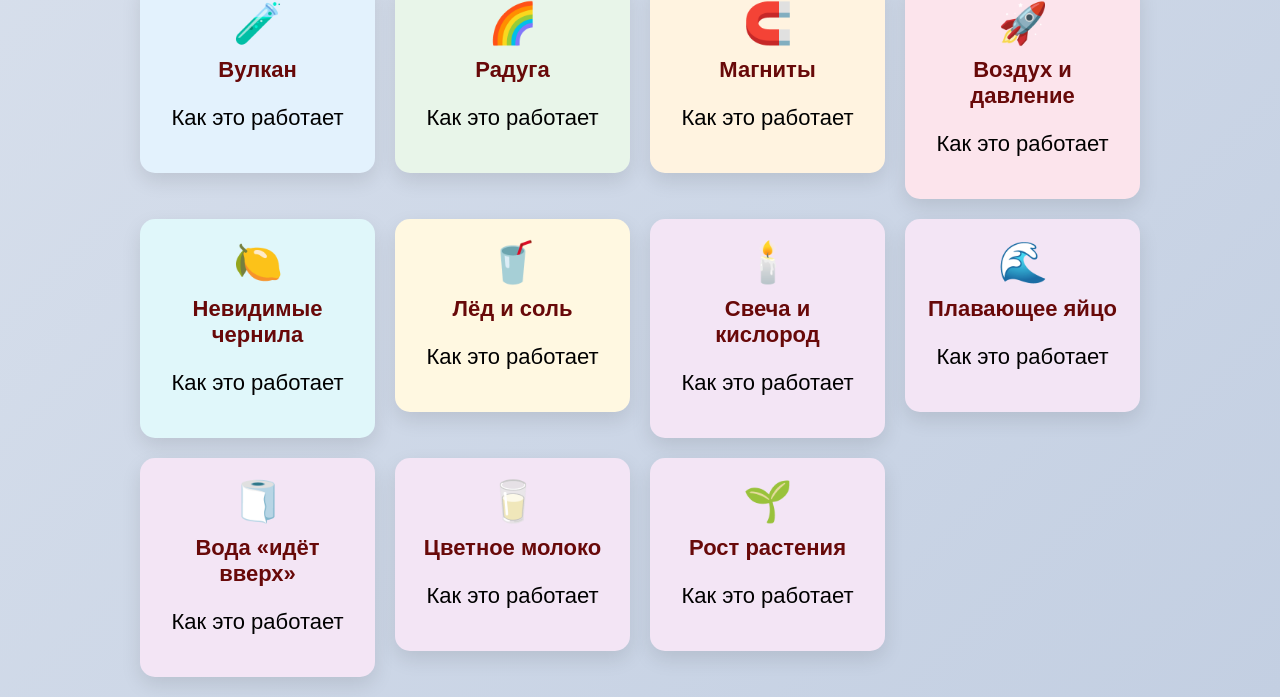
<file: myCanal.html>
<!DOCTYPE html>
<html lang="ru">
<head>
  <meta charset="UTF-8" />
  <title>План недели</title>
  <link rel="stylesheet" href="style.css" />

</head>
<body>

<h1>🎬 Привет!</h1>

<div class="textBlock">
    <p>Ты сейчас на странице, где начинается твой собственный проект 🚀</p>
    <p>Не просто видео. Не просто эксперименты.</p>
    <p>Ты создаёшь свой канал на Youtube! 🎥</p>
    <p><b>Ты создаёшь свой научный канал.</b></p>
    <p><b>Здесь ты будешь:</b></p>
    <ul>
        <li>🔍 проверять, как работает мир</li>
        <li>🧪 проводить эксперименты</li>
        <li>🎥 снимать свои видео</li>
        <li>🧠 объяснять своими словами</li>
    </ul>
    <p>И самое главное — <b>становиться умнее и увереннее с каждым днём</b></p>
    <p>💡 Важно понять одну вещь: <b> ты не обязан быть идеальным</b></p>
    <p>Ты можешь быть собой — и это будет круто!</p>
    <p>Ты можешь ошибаться — и это тоже будет круто!</p>
    <p>Ты можешь снимать не идеально — и это будет круто!</p>
    <p>Главное — <b>делать и учиться</b></p>
    <p>Так что не бойся, просто начни! И помни — это твой канал, твой проект, твоя история. Ты делаешь это для себя, и это уже круто! 🚀</p>
</div>
<!--  -->
<h2>🎬 1. Идея канала (простая и цепляющая)</h2>
<div class="textBlock">
    <p>Ты не снимаешь видео — ты показываешь, как работает мир</p>
    <p class="p22">Варианты названия</p>
    <ul>
        <li>Как это работает?</li>
        <li>Мини-учёный</li>
        <li>Лаборатория дома</li>
        <li>Эксперименты с Кириллом</li>
        <li>Научный челлендж</li>
        <li>Проверим сами!</li>
    </ul>
</div>
<!--  -->
<h2>🎬 2. Содержание канала (интересные эксперименты)</h2>
<div class="textBlock"> 
    <p>Выбирай эксперименты, которые тебе интересны и которые ты можешь повторить дома.</p>
    <p>Вот несколько идей:</p>
    <ul>
        <li>Как сделать вулкан из соды и уксуса?</li>
        <li>Как вырастить кристаллы из соли?</li>
        <li>Как сделать радугу в банке?</li>
        <li>Как создать лизуна своими руками?</li>
        <li>Как сделать простую электростанцию из лимона?</li>
        <li>Как построить мост из спагетти?</li>
    </ul>
    <p>Выбирай эксперименты, которые тебе интересны и которые ты можешь повторить дома. Это будет твой канал, и тебе должно быть интересно снимать видео!</p>
</div>
<!--  -->
<h2>🎮 3. Формат</h2>
<div class="textBlock">
    <p>Ты не просто показываешь, как сделать эксперимент. Ты рассказываешь, как он работает и почему это круто! Это делает твой канал уникальным и интересным для зрителей.</p>
    <p>Вот пример структуры видео:</p>
    <ol>
        <li>Приветствие и представление эксперимента</li>
        <li>Показ процесса создания эксперимента</li>
        <li>Объяснение, как работает эксперимент и какие научные принципы за ним стоят</li>
        <li>Заключение и приглашение подписаться на канал</li>
    </ol>
    
    <ul>
        <li>каждое видео = <b>миссия</b></li>
    </ul>
</div>
<!-- 📹 4. Как снимать -->
<h2>📹 4. Как снимать</h2>
<div class="textBlock">
    <p>Не нужно идеально. Нужно понятно и интересно</p>
    <p>Мини-структура (3 шага):</p>
    <ol>
        <li><b>Что делаю</b> - <em>Сегодня я проверяю, как работает…</em></li>
        <li><b>Показал</b></li>
        <li><b>Объяснил своими словами</b> - <em>Я думаю, это происходит потому что…</em></li>
    </ol>
</div>
<h2>🚀 5. Как “разогнать” интерес</h2>
<div class="textBlock">
    <p>Не гонись за подписчиками. Вообще.</p>
    <p>Вместо этого: <em>начни с малого, начни с семьи</em></p>
    <div >
        <div>
            <p><b>старт:</b></p>
            <ul>
                <li>показать семье</li>
                <li>отправить 1–2 друзьям</li>
            </ul>
        </div>
    </div>
</div>
<h2>6. Важный момент</h2>
<div class="textBlock">
    <p><b>Не надо:</b></p>
    <ul>
        <li>“снимай каждый день”</li>
        <li>“почему мало просмотров”</li>
        <li>“надо больше подписчиков”</li>
    </ul>
    <p><b>Надо:</b></p>
    <ul>
        <li>“прикольно объяснил”</li>
        <li>“я понял — значит ты круто сделал”</li>
        <li>"делай просто для себя"</li>
    </ul>
</div>




<h2>Идеи для видео</h2>
<div class="container">
    

  <a href="./poniedelnik.html">
    <div class="card monday">
      <div class="emoji">🧪</div>
      <h2> Вулкан</h2>
      <p>Как это работает</p>
    </div>
  </a>

  <a href="./tuesday.html">
    <div class="card tuesday">
      <div class="emoji">🌈</div>
      <h2>Радуга</h2>
      <p>Как это работает</p>
    </div>
  </a>

  <a href="./wednesday.html">
    <div class="card wednesday">
      <div class="emoji">🧲 </div>
      <h2>Магниты</h2>
      <p>Как это работает</p>
    </div>
  </a>

  <a href="./thursday.html">
    <div class="card thursday">
      <div class="emoji">🚀</div>
      <h2>Воздух и давление</h2>
      <p>Как это работает</p>
    </div>
  </a>

  <a href="friday.html">
    <div class="card friday">
      <div class="emoji">🍋</div>
      <h2>Невидимые чернила</h2>
      <p>Как это работает</p>
    </div>
  </a>

  <a href="./saturday.html">
    <div class="card saturday">
      <div class="emoji">🥤 </div>
      <h2>Лёд и соль</h2>
      <p>Как это работает</p>
    </div>
  </a>

  <a href="./sunday.html">
    <div class="card sunday">
      <div class="emoji">🕯️</div>
      <h2>Свеча и кислород</h2>
      <p>Как это работает</p>
    </div>
  </a>
  <a href="./sunday.html">
    <div class="card sunday">
      <div class="emoji">🌊</div>
      <h2>Плавающее яйцо</h2>
      <p>Как это работает</p>
    </div>
  </a>
  <a href="./sunday.html">
    <div class="card sunday">
      <div class="emoji">🧻 </div>
      <h2>Вода «идёт вверх»</h2>
      <p>Как это работает</p>
    </div>
  </a>
  <a href="./sunday.html">
    <div class="card sunday">
      <div class="emoji">🥛</div>
      <h2>Цветное молоко</h2>
      <p>Как это работает</p>
    </div>
  </a>
  <a href="./sunday.html">
    <div class="card sunday">
      <div class="emoji">🌱</div>
      <h2>Рост растения</h2>
      <p>Как это работает</p>
    </div>
  </a>

</div>

</body>
</html>
</file>
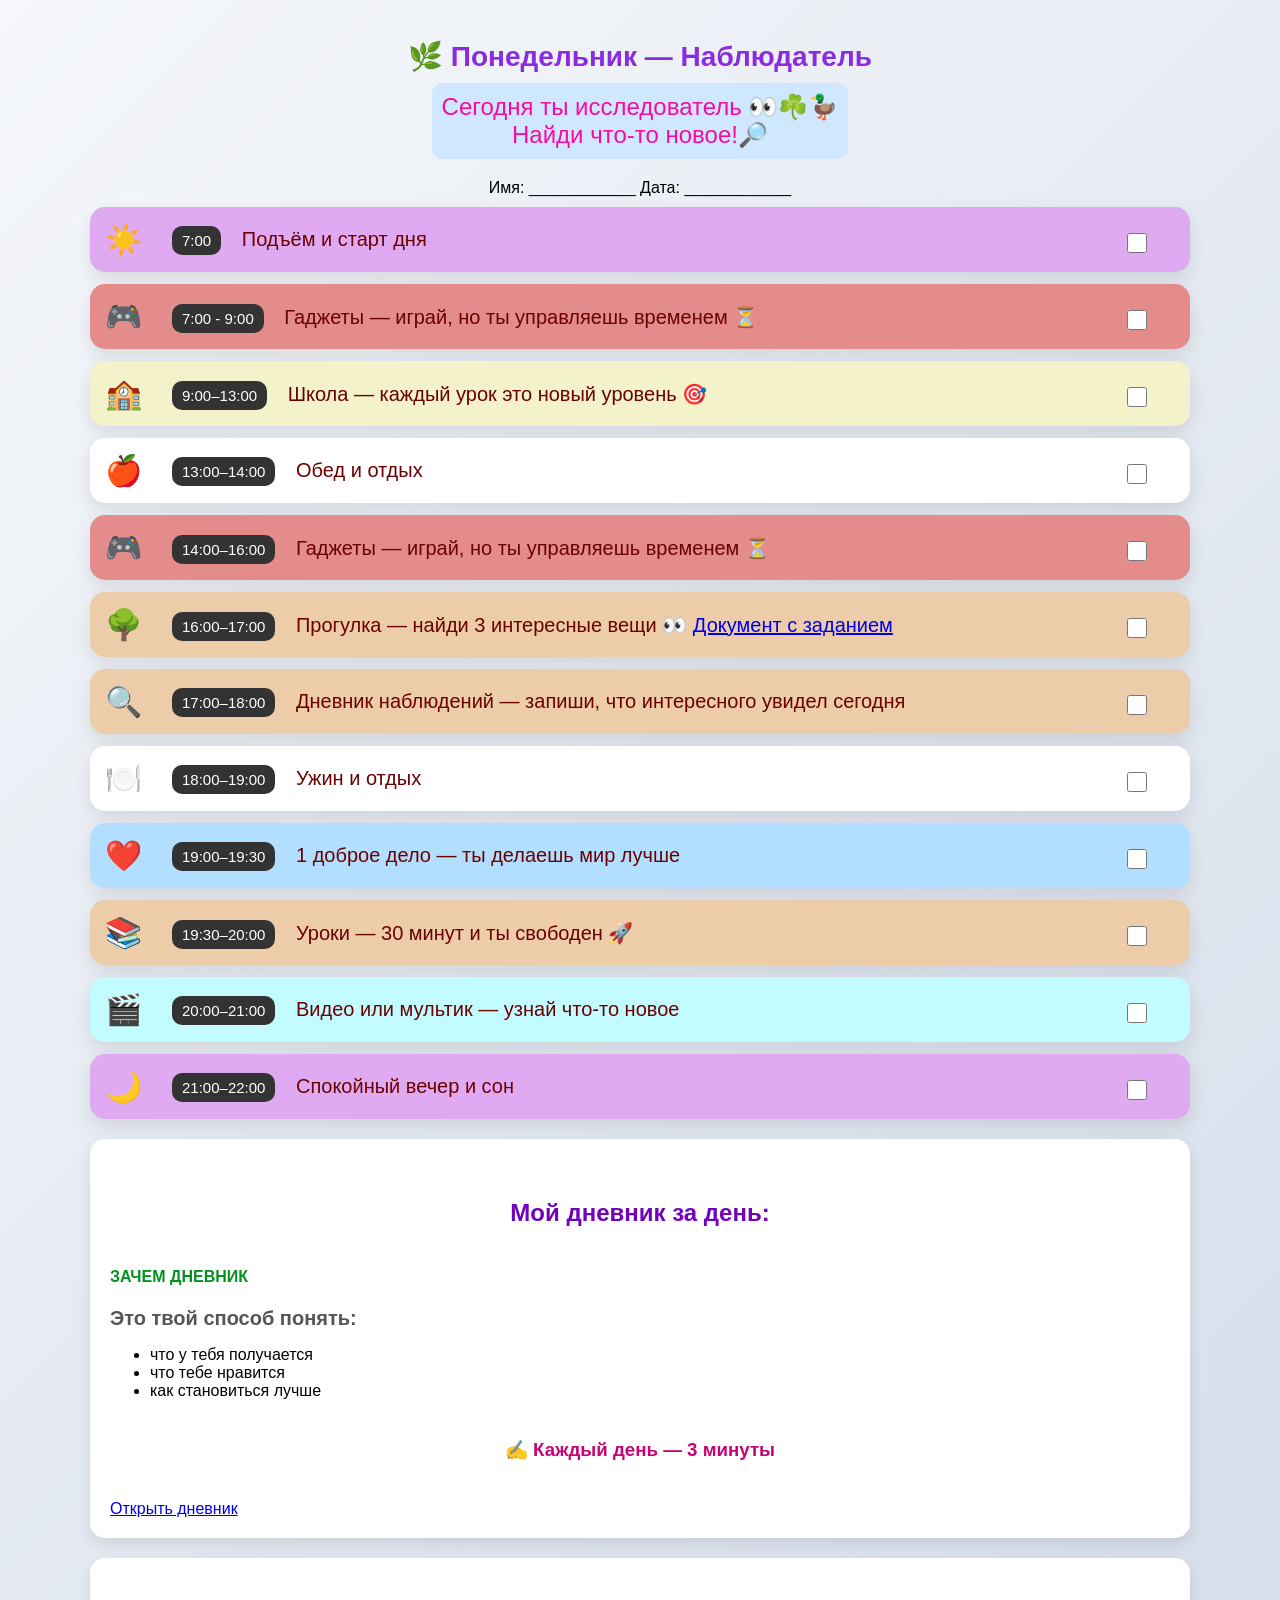
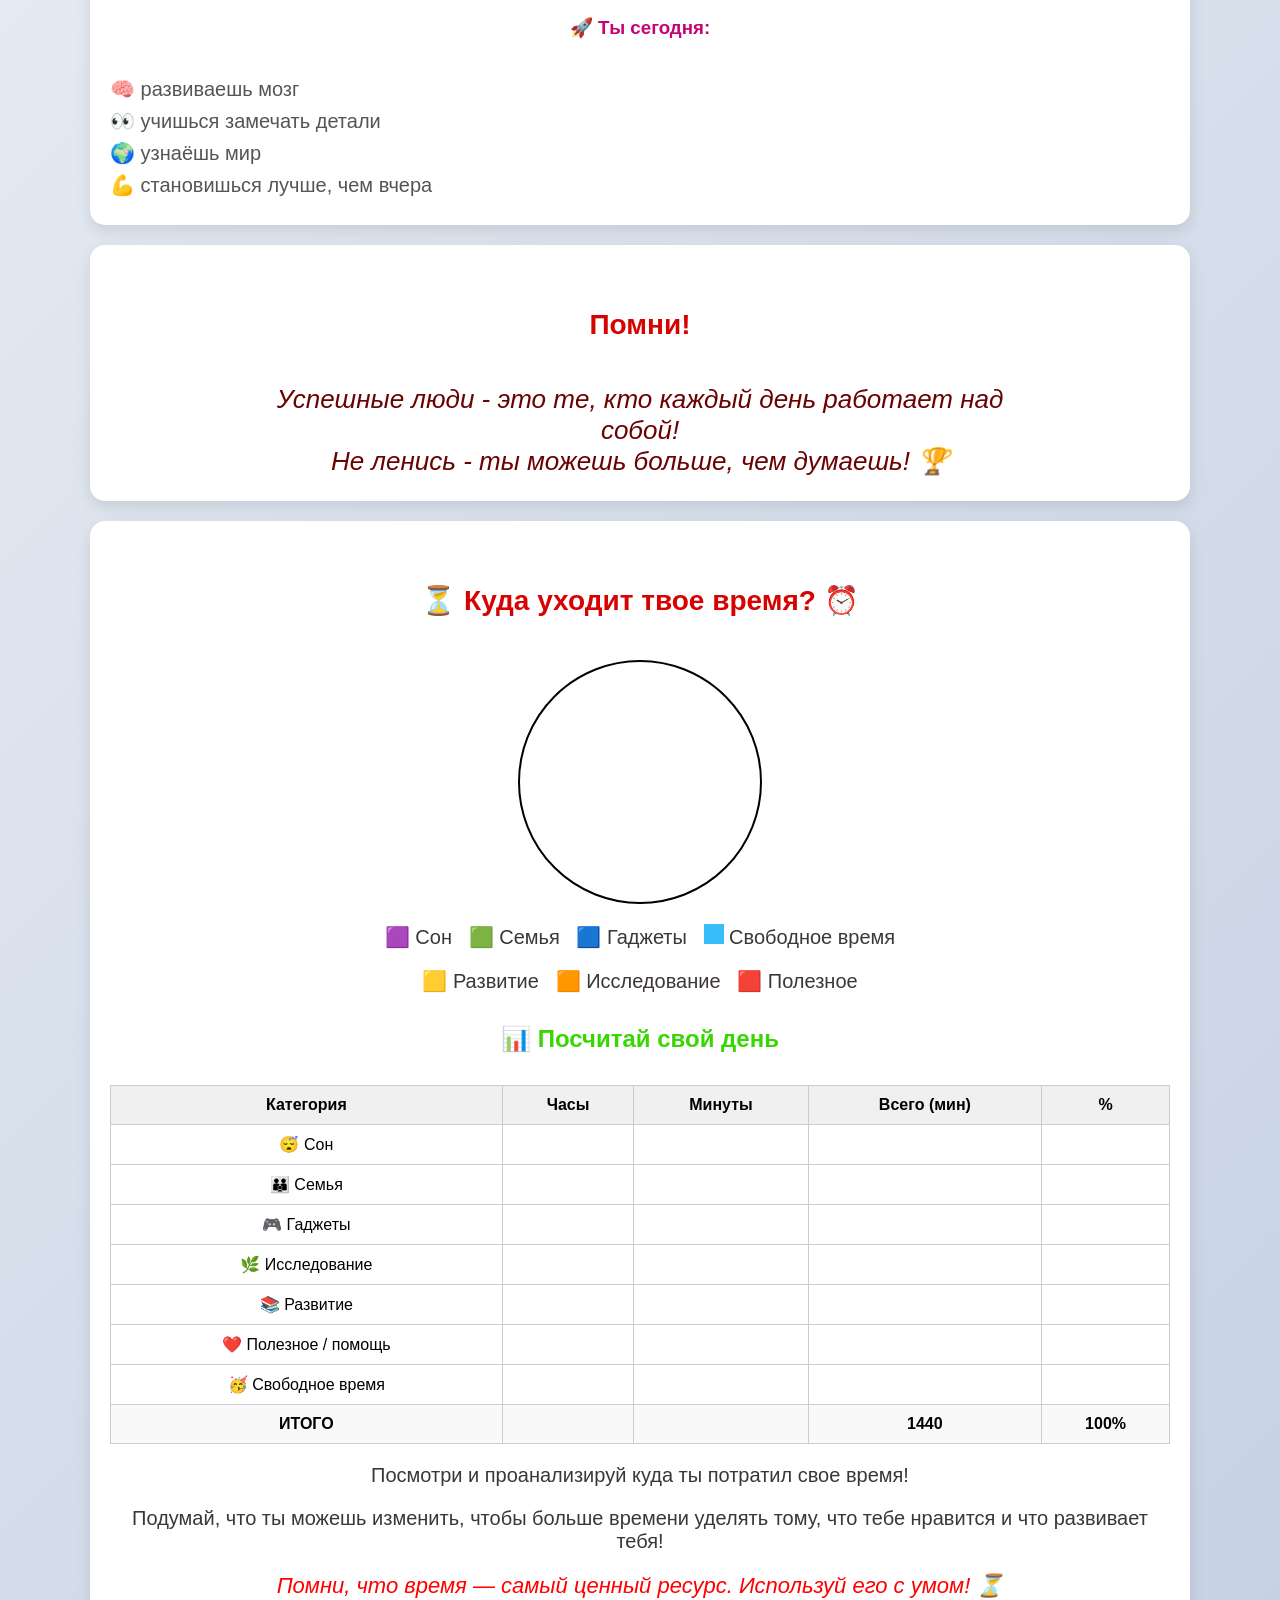
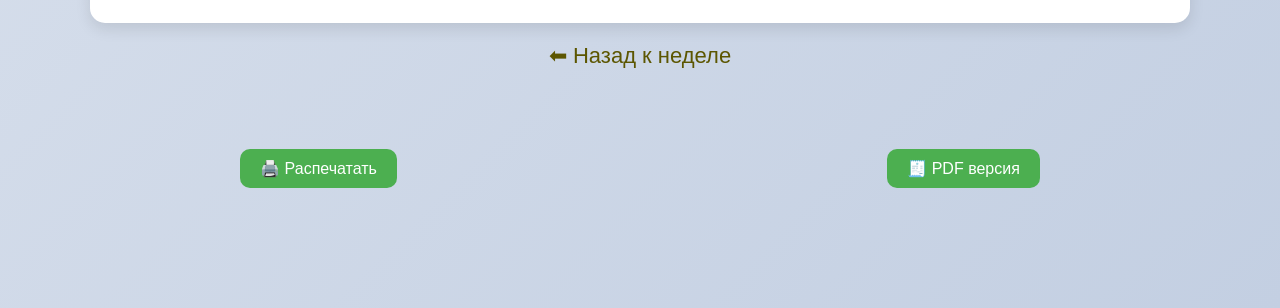
<file: poniedelnik.html>
<!DOCTYPE html>
<html lang="ru">

<head>
  <meta charset="UTF-8">
  <title>Понедельник — Наблюдатель</title>
  <link rel="stylesheet" href="styleponiedelnik.css">
  <link rel="stylesheet" href="./print.css">
  <link rel="stylesheet" href="./modal.css">
</head>

<body>

  <div class="container">

    <div class="day-header">
      <div class="day-title">🌿 Понедельник — Наблюдатель</div>

      <div class="day-subtitle">
        Сегодня ты исследователь 👀☘️🦆 <br>Найди что-то новое!🔎
      </div>
    </div>

    <!--  -->
    <div style="text-align:center; margin-bottom:10px;">
      Имя: ____________ Дата: ____________
    </div>

    <!-- Блоки -->
    <!-- morning -->
    <div class="card morning" data-id="morning">
      <div class="icon">☀️</div>
      <div class="text">
        <span class="time-badge">7:00</span>
        Подъём и старт дня
      </div>
      <div class="check">
        <input type="checkbox">
      </div>
    </div>
    <!-- games -->
    <div class="card games" data-id="games">
      <div class="icon">🎮</div>
      <div class="text">
        <span class="time-badge">7:00 - 9:00</span>
        Гаджеты — играй, но ты управляешь временем ⏳
      </div>
      <div class="check">
        <input type="checkbox">
      </div>
    </div>
    <!-- school -->
    <div class="card school" data-id="school">
      <div class="icon">🏫</div>
      <div class="text">
        <span class="time-badge">9:00–13:00</span>
        Школа — каждый урок это новый уровень 🎯
      </div>
      <div class="check">
        <input type="checkbox">
      </div>
    </div>
    <!-- food -->
    <div class="card food" data-id="food">
      <div class="icon">🍎</div>
      <div class="text">
        <span class="time-badge">13:00–14:00</span>
        Обед и отдых
      </div>
      <div class="check">
        <input type="checkbox">
      </div>
    </div>
    <!-- games -->
    <div class="card games" data-id="games">
      <div class="icon">🎮</div>
      <div class="text">
        <span class="time-badge">14:00–16:00</span>
        Гаджеты — играй, но ты управляешь временем ⏳
      </div>
      <div class="check">
        <input type="checkbox">
      </div>
    </div>
    <!-- progulka -->
    <div class="card study" data-id="walk">
      <div class="icon">🌳</div>
      <div class="text">
        <span class="time-badge">16:00–17:00</span>
        Прогулка — найди 3 интересные вещи 👀
        <a href="https://docs.google.com/document/d/15UURuPdmItHn8BFRFwMsOrN81gnWZpjk/edit?usp=sharing&ouid=112455013012112497035&rtpof=true&sd=true"
          target="_blank">Документ с заданием</a>
      </div>
      <div class="check">
        <input type="checkbox">
      </div>
    </div>
    <!-- dniewnik -->
    <div class="card study" data-id="study">
      <div class="icon">🔍</div>
      <div class="text">
        <span class="time-badge">17:00–18:00</span>
        Дневник наблюдений — запиши, что интересного увидел сегодня
      </div>
      <div class="check">
        <input type="checkbox">
      </div>
    </div>
    <!-- food -->
    <div class="card food" data-id="food">
      <div class="icon">🍽️</div>
      <div class="text">
        <span class="time-badge">18:00–19:00</span>
        Ужин и отдых
      </div>
      <div class="check">
        <input type="checkbox">
      </div>
    </div>
    <!-- good -->
    <div class="card good" data-id="good">
      <div class="icon">❤️</div>
      <div class="text">
        <span class="time-badge">19:00–19:30</span>
        1 доброе дело — ты делаешь мир лучше
      </div>
      <div class="check">
        <input type="checkbox">
      </div>
    </div>
    <!-- uroki -->
    <div class="card study" data-id="lesson">
      <div class="icon">📚</div>
      <div class="text">
        <span class="time-badge">19:30–20:00</span>
        Уроки — 30 минут и ты свободен 🚀
      </div>
      <div class="check">
        <input type="checkbox">
      </div>
    </div>

    <div class="card free" data-id="video">
      <div class="icon">🎬</div>
      <div class="text">
        <span class="time-badge">20:00–21:00</span>
        Видео или мультик — узнай что-то новое
      </div>
      <div class="check">
        <input type="checkbox">
      </div>
    </div>

    <div class="card morning" data-id="evning">
      <div class="icon">🌙</div>
      <div class="text">
        <span class="time-badge">21:00–22:00</span>
        Спокойный вечер и сон
      </div>
      <div class="check">
        <input type="checkbox">
      </div>
    </div>
    <!-- Мой дневник за день -->
    <div class="motivation">
      <h2>Мой дневник за день:</h2>
      <h4>ЗАЧЕМ ДНЕВНИК</h4>
      <div>
        <p><b>Это твой способ понять:</b></p>
        <ul>
          <li>что у тебя получается</li>
          <li>что тебе нравится</li>
          <li>как становиться лучше</li>
        </ul>
      </div>
      <h3>✍️ Каждый день — 3 минуты</h3>

      <a href="./dniewnik.html" target="_blank">Открыть дневник</a>
    </div>

    <!-- Мотивация -->

    <div class="motivation">
      <h3>🚀 Ты сегодня:</h3>

      <p>🧠 развиваешь мозг</p>
      <p>👀 учишься замечать детали</p>
      <p>🌍 узнаёшь мир</p>
      <p>💪 становишься лучше, чем вчера</p>
    </div>
    <div class="cell">
      <h2>Помни!</h2>
      <p class="p22">Успешные люди - это те, кто каждый день работает над собой! <br>Не ленись - ты можешь больше, чем
        думаешь! 🏆</p>
    </div>
    <!-- Диаграмма -->

    <div class="cell">
      <h2>⏳ Куда уходит твое время? ⏰</h2>

      <div style="text-align:center; margin: 10px 0;">
        <div style="
        width: 240px;
        height: 240px;
        border: 2px solid #000;
        border-radius: 50%;
        margin: auto;
      "></div>
      </div>



      <p>🟪 Сон &nbsp; 🟩 Семья &nbsp; 🟦 Гаджеты &nbsp; <span style="display:inline-block;width:20px;height:20px;background:#38BDF8;"></span> Свободное время</p>
      <p>🟨 Развитие &nbsp; 🟧 Исследование &nbsp; 🟥 Полезное</p>

      <div class="block">
        <h4>📊 Посчитай свой день</h4>

        <table style="width:100%; border-collapse: collapse; text-align:center;">
          <tr style="background:#f0f0f0;">
            <th>Категория</th>
            <th>Часы</th>
            <th>Минуты</th>
            <th>Всего (мин)</th>
            <th>%</th>
          </tr>

          <tr>
            <td>😴 Сон</td>
            <td></td>
            <td></td>
            <td></td>
            <td></td>
          </tr>

          <tr>
            <td>🧑‍🧑‍🧒 Семья</td>
            <td></td>
            <td></td>
            <td></td>
            <td></td>
          </tr>

          <tr>
            <td>🎮 Гаджеты</td>
            <td></td>
            <td></td>
            <td></td>
            <td></td>
          </tr>

          <tr>
            <td>🌿 Исследование</td>
            <td></td>
            <td></td>
            <td></td>
            <td></td>
          </tr>

          <tr>
            <td>📚 Развитие</td>
            <td></td>
            <td></td>
            <td></td>
            <td></td>
          </tr>

          <tr>
            <td>❤️ Полезное / помощь</td>
            <td></td>
            <td></td>
            <td></td>
            <td></td>
          </tr>
          <tr>
              <td>🥳 Свободное время</td>
              <td></td>
              <td></td>
              <td></td>
              <td></td>
            </tr>


          <tr style="background:#f9f9f9;">
            <td><b>ИТОГО</b></td>
            <td></td>
            <td></td>
            <td><b>1440</b></td>
            <td><b>100%</b></td>
          </tr>
        </table>
      </div>
      <p>Посмотри и проанализируй куда ты потратил свое время!</p>
      <p>Подумай, что ты можешь изменить, чтобы больше времени уделять тому, что тебе нравится и что развивает тебя!</p>
      <p class="p22" style="color: red;font-size: 22px;">
        Помни, что время — самый ценный ресурс. Используй его с умом! ⏳
      </p>

    </div>

    <!--  -->
    <a href="index.html" class="back">⬅ Назад к неделе</a>
  </div>
  <div id="modal" class="modal">
    <div class="modal-content">
      <span class="close">&times;</span>
      <h2 id="modal-title"></h2>
      <p id="modal-text"></p>
      <p id="modal-text2"></p>
      <p id="modal-text3"></p>
    </div>
  </div>

  <!-- Печать  -->
  <div class="flex">
    <button class="print-btn" onclick="window.print()">🖨️ Распечатать</button>
    <button class="print-btn" onclick="printClean()">🧾 PDF версия</button>
  </div>

  <!-- МОДАЛКА -->

  <div id="modal" class="modal">
    <div class="modal-content">
      <span class="close">&times;</span>
      <h2 id="modal-title"></h2>
      <p id="modal-text"></p>
      <p id="modal-text2"></p>
      <p id="modal-text3"></p>
    </div>
  </div>
  <!-- окно плавающее -->
  <div id="floating-tip">
    <span class="tip-icon"></span>
    <span class="tip-text"></span>
  </div>


  <script src="./print.js"></script>
  <script src="./modal.js"></script>
</body>

</html>
</file>
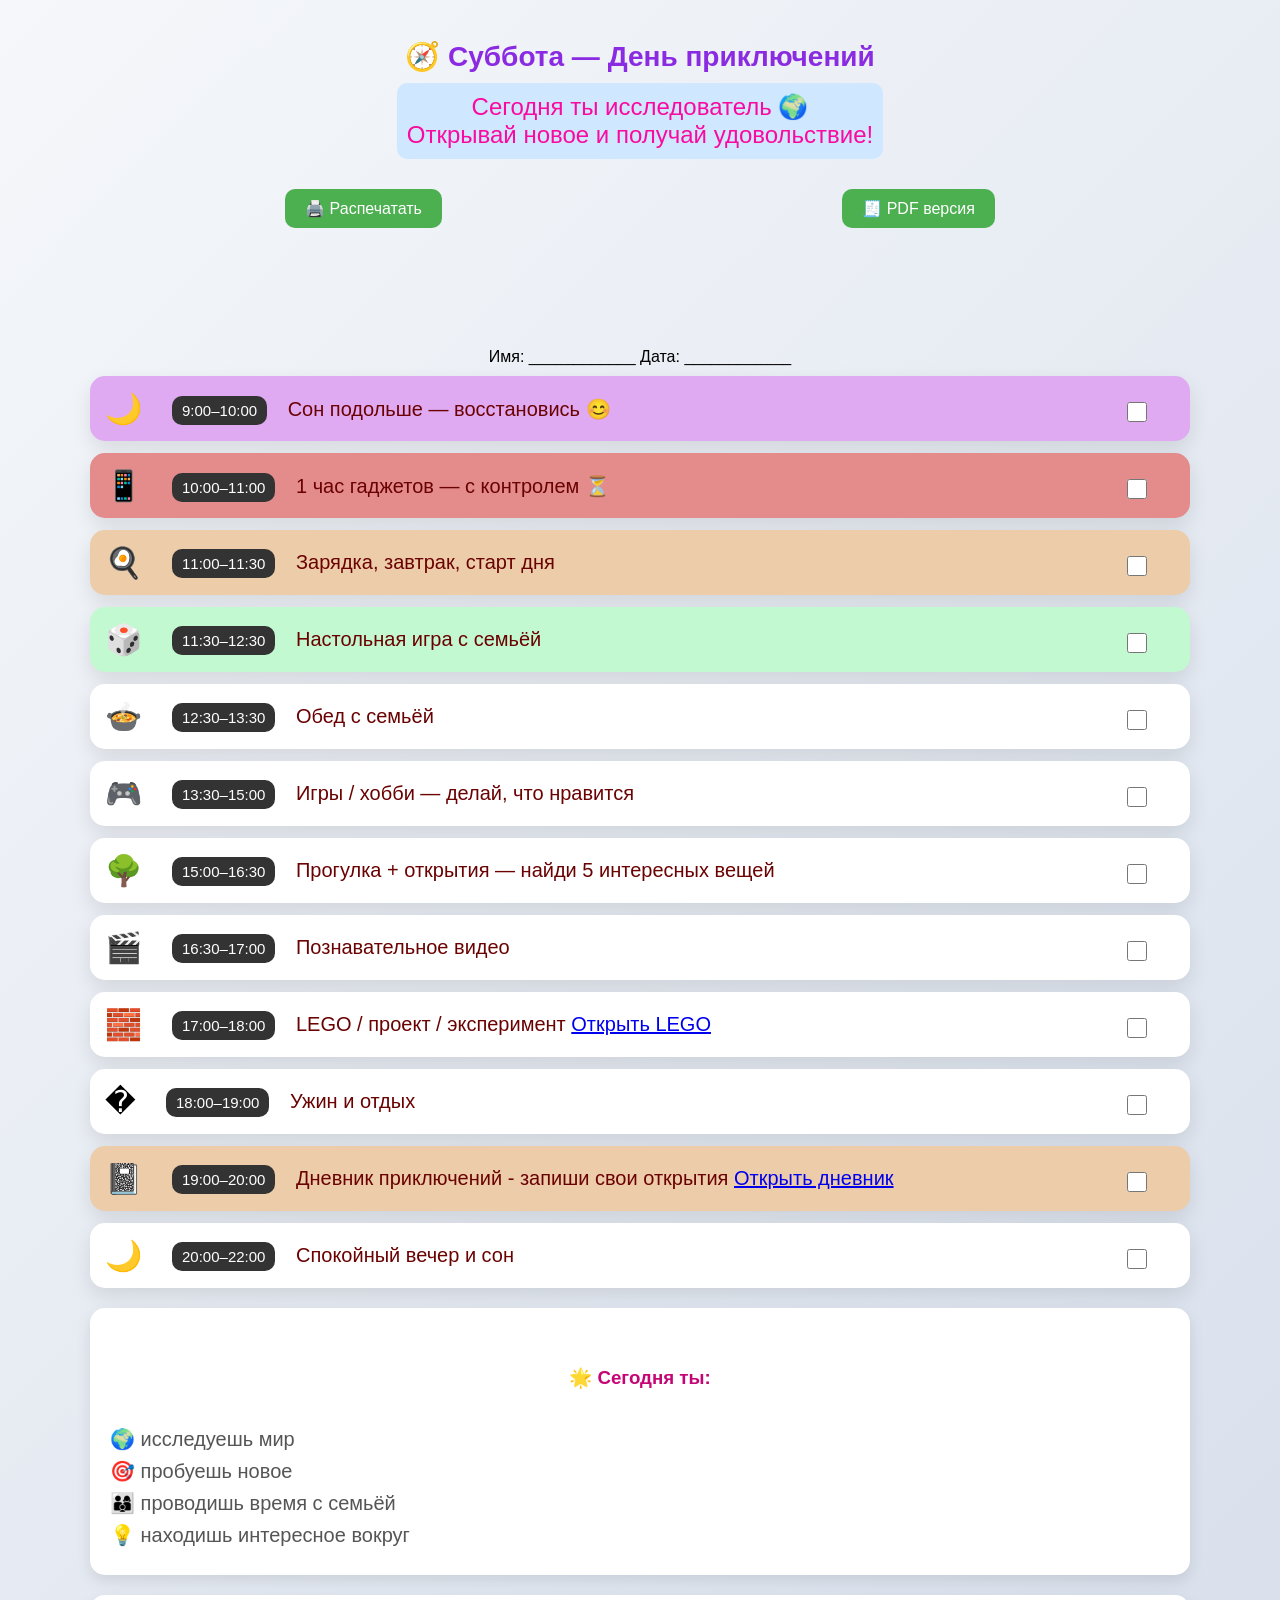
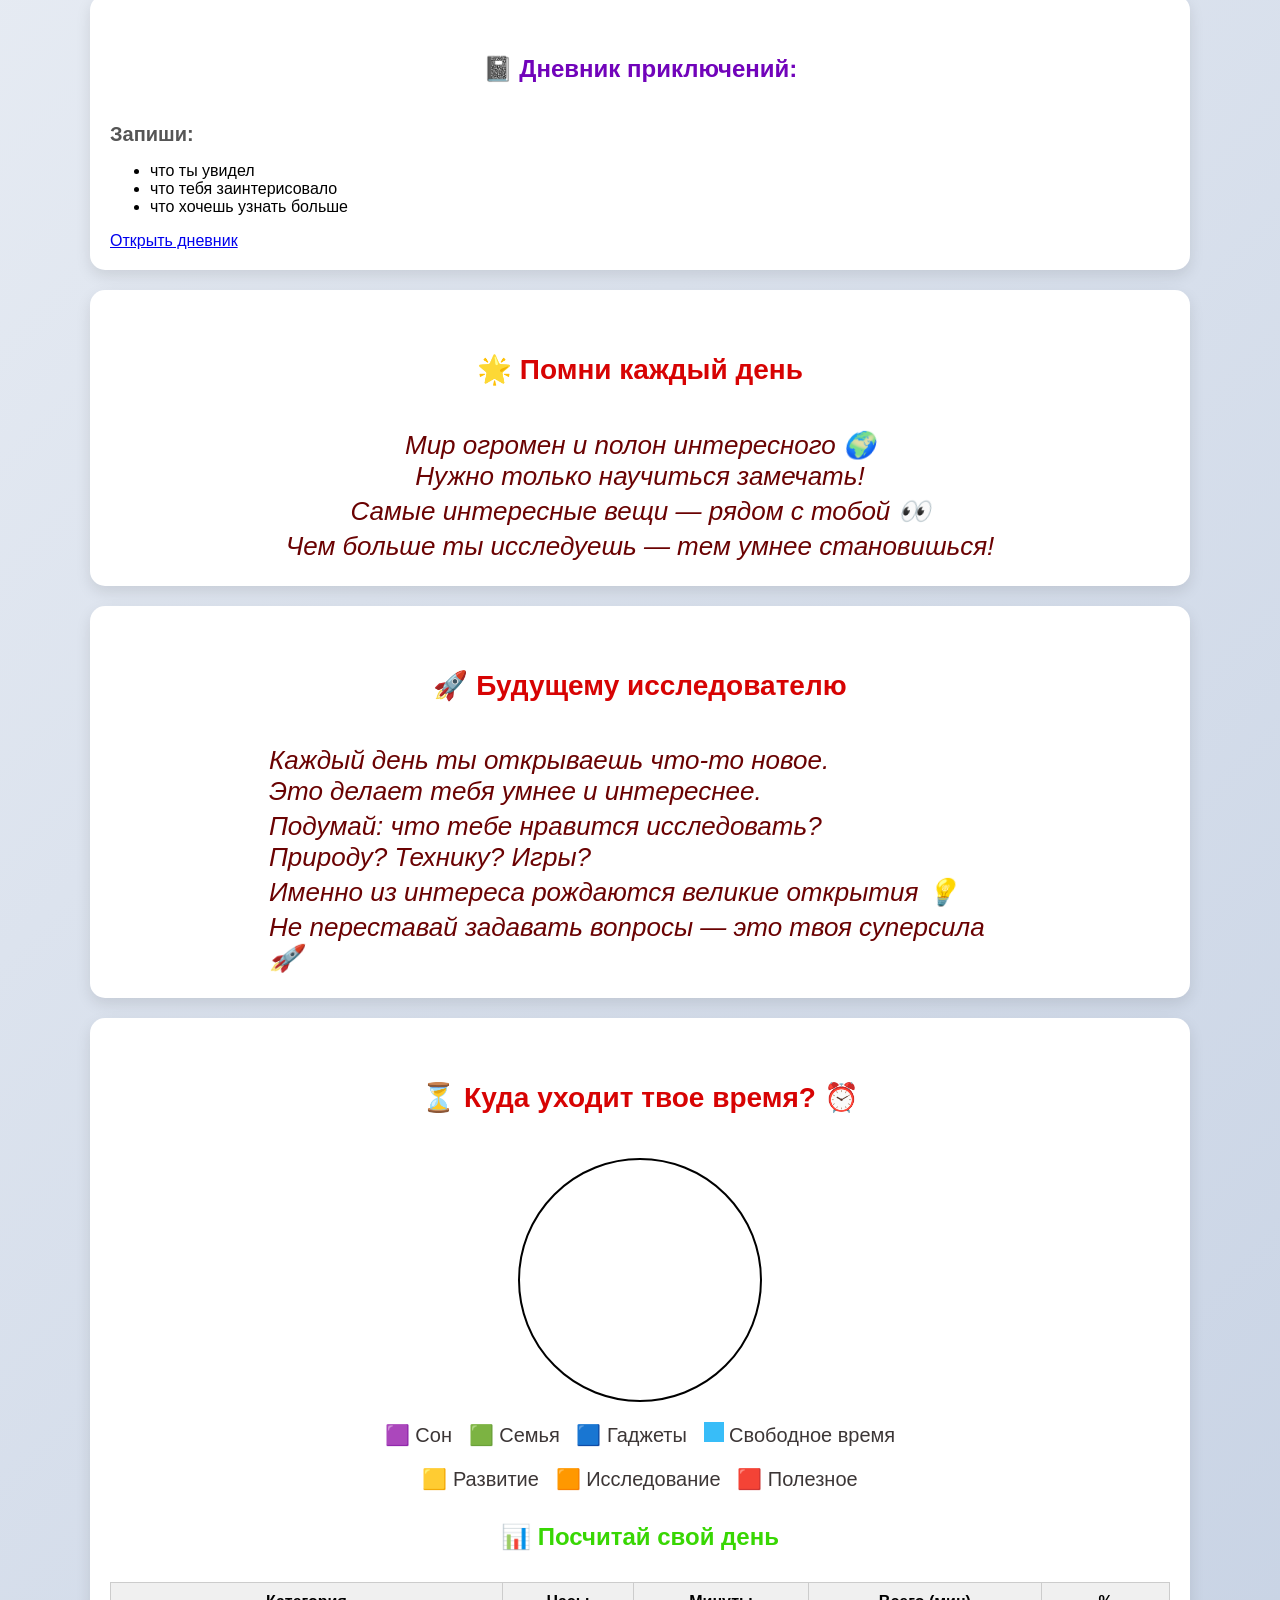
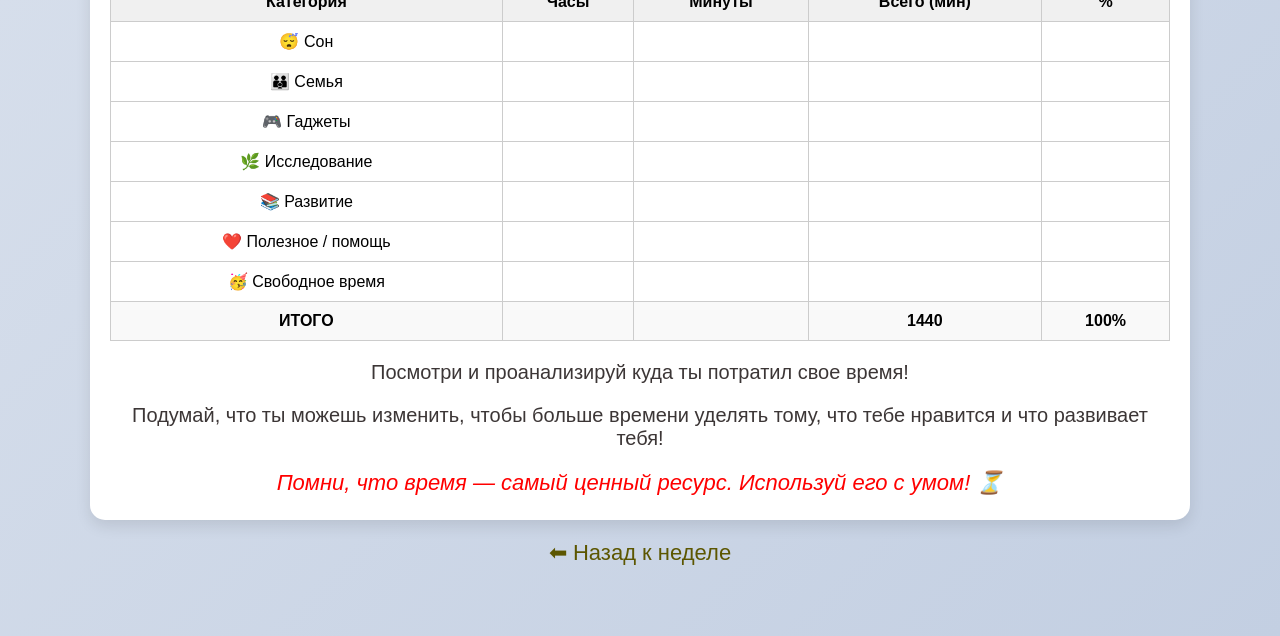
<file: saturday.html>
<!DOCTYPE html>
<html lang="ru">

<head>
  <meta charset="UTF-8">
  <title>Суббота — Приключения</title>
  <link rel="stylesheet" href="styleponiedelnik.css">
  <link rel="stylesheet" href="./print.css">
  <link rel="stylesheet" href="./modal.css">
</head>

<body>

<div class="container">

  <div class="day-header">
    <div class="day-title">🧭 Суббота — День приключений</div>

    <div class="day-subtitle">
      Сегодня ты исследователь 🌍<br>
      Открывай новое и получай удовольствие!
    </div>
  </div>

  <div class="flex">
    <button class="print-btn" onclick="window.print()">🖨️ Распечатать</button>
    <button class="print-btn" onclick="printClean()">🧾 PDF версия</button>
  </div>

  <div style="text-align:center; margin-bottom:10px;">
    Имя: ____________ Дата: ____________
  </div>

  <!-- День -->

  <div class="card morning" data-id="morning">
    <div class="icon">🌙</div>
    <div class="text">
      <span class="time-badge">9:00–10:00</span>
      Сон подольше — восстановись 😊
    </div>
    <div class="check"><input type="checkbox"></div>
  </div>

  <div class="card games" data-id="games">
    <div class="icon">📱</div>
    <div class="text">
      <span class="time-badge">10:00–11:00</span>
      1 час гаджетов — с контролем ⏳
    </div>
    <div class="check"><input type="checkbox"></div>
  </div>

  <div class="card study" data-id="study">
    <div class="icon">🍳</div>
    <div class="text">
      <span class="time-badge">11:00–11:30</span>
      Зарядка, завтрак, старт дня
    </div>
    <div class="check"><input type="checkbox"></div>
  </div>

  <div class="card family" data-id="family">
    <div class="icon">🎲</div>
    <div class="text">
      <span class="time-badge">11:30–12:30</span>
      Настольная игра с семьёй
    </div>
    <div class="check"><input type="checkbox"></div>
  </div>

  <div class="card food" data-id="food">
    <div class="icon">🍲</div>
    <div class="text">
      <span class="time-badge">12:30–13:30</span>
      Обед с семьёй
    </div>
    <div class="check"><input type="checkbox"></div>
  </div>

  <div class="card hobby" data-id="hobby">
    <div class="icon">🎮</div>
    <div class="text">
      <span class="time-badge">13:30–15:00</span>
      Игры / хобби — делай, что нравится
    </div>
    <div class="check"><input type="checkbox"></div>
  </div>

  <div class="card walk" data-id="walk">
    <div class="icon">🌳</div>
    <div class="text">
      <span class="time-badge">15:00–16:30</span>
      Прогулка + открытия — найди 5 интересных вещей
    </div>
    <div class="check"><input type="checkbox"></div>
  </div>

  <div class="card video" data-id="video">
    <div class="icon">🎬</div>
    <div class="text">
      <span class="time-badge">16:30–17:00</span>
      Познавательное видео
    </div>
    <div class="check"><input type="checkbox"></div>
  </div>

  <div class="card lego" data-id="lego">
    <div class="icon">🧱</div>
    <div class="text">
      <span class="time-badge">17:00–18:00</span>
      LEGO / проект / эксперимент
      <a href="./lego.html" target="_blank">Открыть LEGO</a>
    </div>
    <div class="check"><input type="checkbox"></div>
  </div>

  <div class="card evning" data-id="evning">
    <div class="icon">�</div>
    <div class="text">
      <span class="time-badge">18:00–19:00</span>
      Ужин и отдых
    </div>
    <div class="check"><input type="checkbox"></div>
  </div>

  <div class="card study" data-id="ideas">
    <div class="icon">📓</div>
    <div class="text">
      <span class="time-badge">19:00–20:00</span>
      Дневник приключений - запиши свои открытия
      <a href="./dniewnik.html" target="_blank"> Открыть дневник</a>
    </div>
    <div class="check"><input type="checkbox"></div>
  </div>

  <div class="card evning" data-id="evning">
    <div class="icon">🌙</div>
    <div class="text">
      <span class="time-badge">20:00–22:00</span>
      Спокойный вечер и сон
    </div>
    <div class="check"><input type="checkbox"></div>
  </div>

  <!-- Мотивация -->

  <div class="motivation">
    <h3>🌟 Сегодня ты:</h3>

    <p>🌍 исследуешь мир</p>
    <p>🎯 пробуешь новое</p>
    <p>👨‍👩‍👦 проводишь время с семьёй</p>
    <p>💡 находишь интересное вокруг</p>
  </div>
  <!-- Дневник -->

  <div class="motivation">
    <h2>📓 Дневник приключений:</h2>

    <p><b>Запиши:</b></p>
    <ul>
      <li>что ты увидел</li>
      <li>что тебя заинтерисовало</li>
      <li>что хочешь узнать больше</li>
    </ul>

    <a href="./dniewnik.html" target="_blank">Открыть дневник</a>
  </div>

  <!-- Помни -->

  <div class="cell">
    <h2>🌟 Помни каждый день</h2>

    <p class="p22">
      Мир огромен и полон интересного 🌍<br>
      Нужно только научиться замечать!
    </p>

    <p class="p22">
      Самые интересные вещи — рядом с тобой 👀
    </p>

    <p class="p22">
      Чем больше ты исследуешь — тем умнее становишься!
    </p>
  </div>

  <!-- Будущее -->

  <div class="cell">
    <h2>🚀 Будущему исследователю</h2>

    <p class="p22" style="text-align: left;">
      Каждый день ты открываешь что-то новое.<br>
      Это делает тебя умнее и интереснее.
    </p>

    <p class="p22" style="text-align: left;">
      Подумай: что тебе нравится исследовать?<br>
      Природу? Технику? Игры?
    </p>

    <p class="p22" style="text-align: left;">
      Именно из интереса рождаются великие открытия 💡
    </p>

    <p class="p22" style="text-align: left;">
      Не переставай задавать вопросы — это твоя суперсила 🚀
    </p>
  </div>

  <!-- Диаграмма -->

  <div class="cell">
    <h2>⏳ Куда уходит твое время? ⏰</h2>

    <div style="text-align:center; margin: 10px 0;">
      <div style="
        width: 240px;
        height: 240px;
        border: 2px solid #000;
        border-radius: 50%;
        margin: auto;
      "></div>
    </div>



    <p>🟪 Сон &nbsp; 🟩 Семья &nbsp; 🟦 Гаджеты &nbsp; <span style="display:inline-block;width:20px;height:20px;background:#38BDF8;"></span> Свободное время</p>
    <p>🟨 Развитие &nbsp; 🟧 Исследование &nbsp; 🟥 Полезное</p>

    <div class="block">
          <h4>📊 Посчитай свой день</h4>

          <table style="width:100%; border-collapse: collapse; text-align:center;">
            <tr style="background:#f0f0f0;">
              <th>Категория</th>
              <th>Часы</th>
              <th>Минуты</th>
              <th>Всего (мин)</th>
              <th>%</th>
            </tr>

            <tr>
              <td>😴 Сон</td>
              <td></td>
              <td></td>
              <td></td>
              <td></td>
            </tr>

            <tr>
              <td>🧑‍🧑‍🧒 Семья</td>
              <td></td>
              <td></td>
              <td></td>
              <td></td>
            </tr>

            <tr>
              <td>🎮 Гаджеты</td>
              <td></td>
              <td></td>
              <td></td>
              <td></td>
            </tr>

            <tr>
              <td>🌿 Исследование</td>
              <td></td>
              <td></td>
              <td></td>
              <td></td>
            </tr>

            <tr>
              <td>📚 Развитие</td>
              <td></td>
              <td></td>
              <td></td>
              <td></td>
            </tr>

            <tr>
              <td>❤️ Полезное / помощь</td>
              <td></td>
              <td></td>
              <td></td>
              <td></td>
            </tr>
            <tr>
              <td>🥳 Свободное время</td>
              <td></td>
              <td></td>
              <td></td>
              <td></td>
            </tr>


            <tr style="background:#f9f9f9;">
              <td><b>ИТОГО</b></td>
              <td></td>
              <td></td>
              <td><b>1440</b></td>
              <td><b>100%</b></td>
            </tr>
          </table>
        </div>
        <p>Посмотри и проанализируй куда ты потратил свое время!</p>
        <p>Подумай, что ты можешь изменить, чтобы больше времени уделять тому, что тебе нравится и что развивает тебя!</p>
        <p class="p22" style="color: red;font-size: 22px;">
         Помни, что время — самый ценный ресурс. Используй его с умом! ⏳
        </p>

  </div>

  <a href="index.html" class="back">⬅ Назад к неделе</a>

</div>
<!-- МОДАЛКА -->

<div id="modal" class="modal">
  <div class="modal-content">
    <span class="close">&times;</span>
    <h2 id="modal-title"></h2>
    <p id="modal-text"></p>
    <p id="modal-text2"></p>
    <p id="modal-text3"></p>
  </div>
</div>

<script src="./print.js"></script>
<script src="./modalSaturday.js"></script>

</body>
</html>
</file>
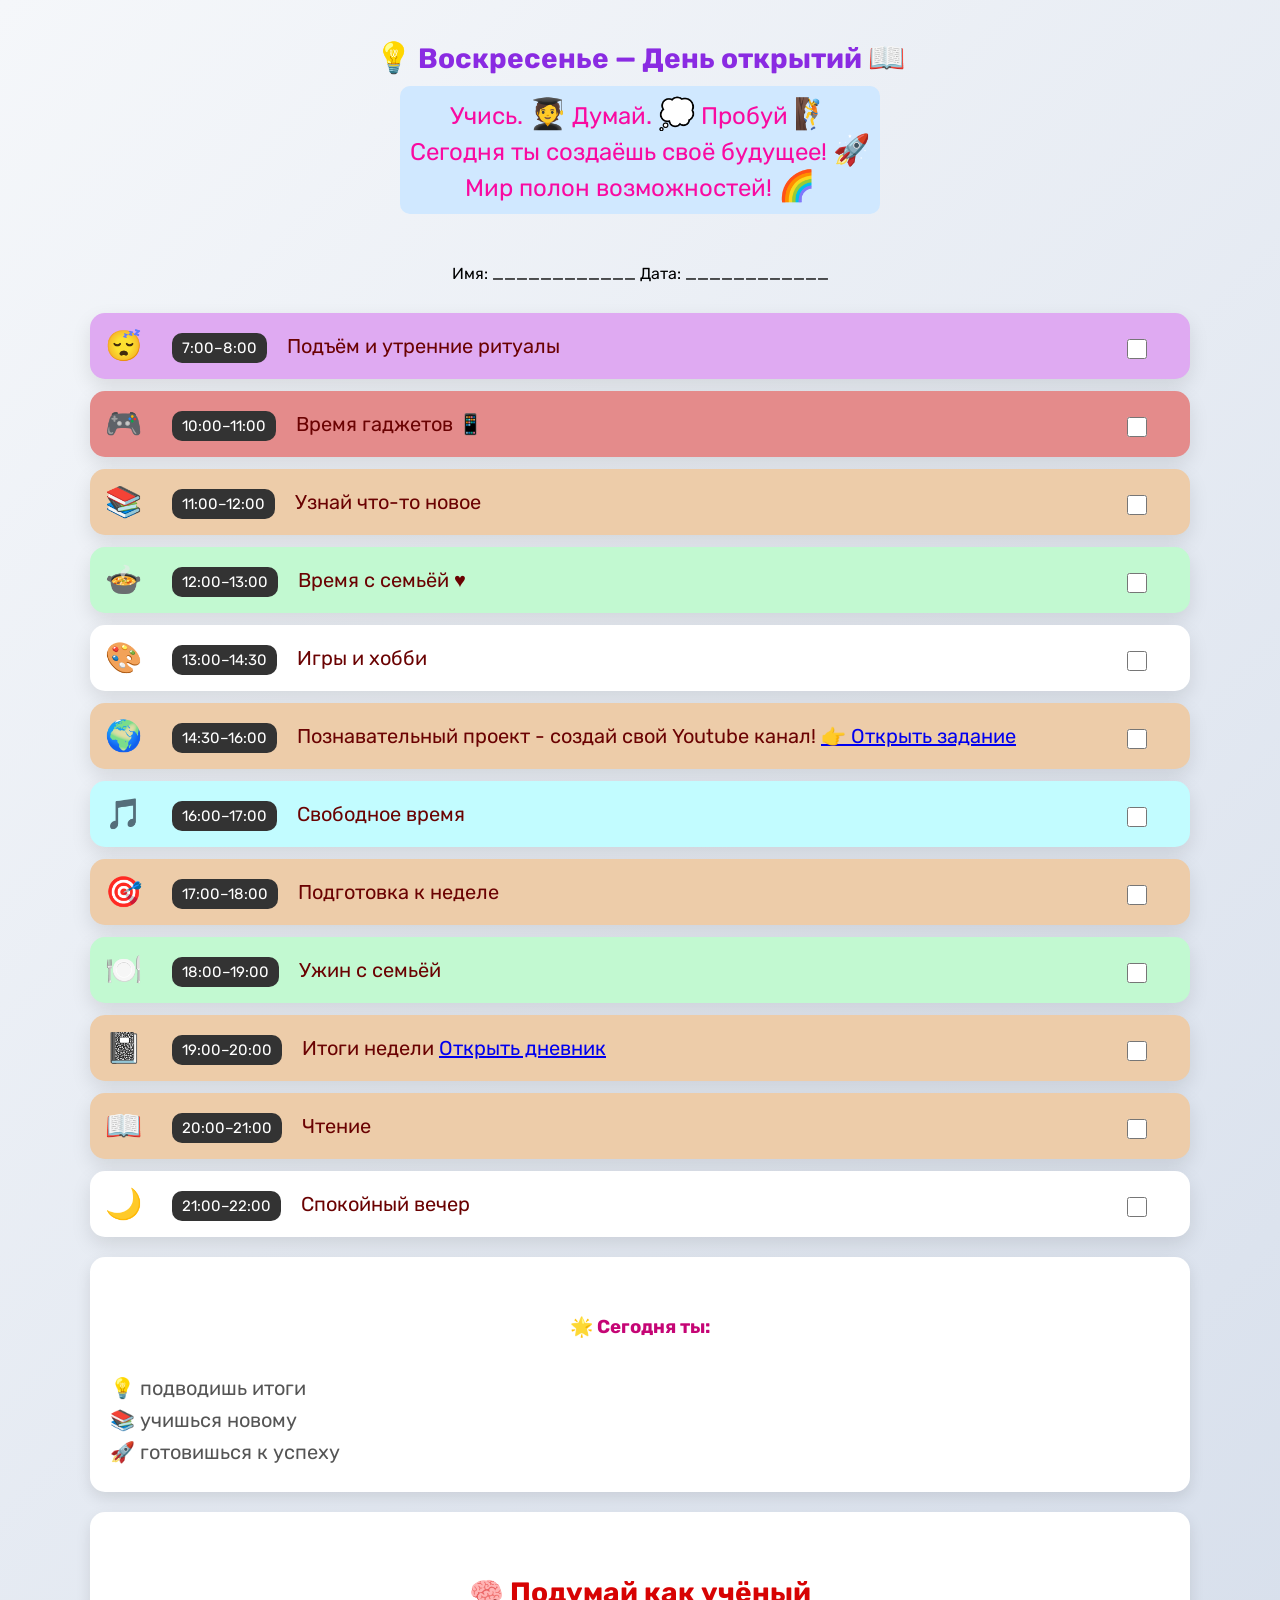
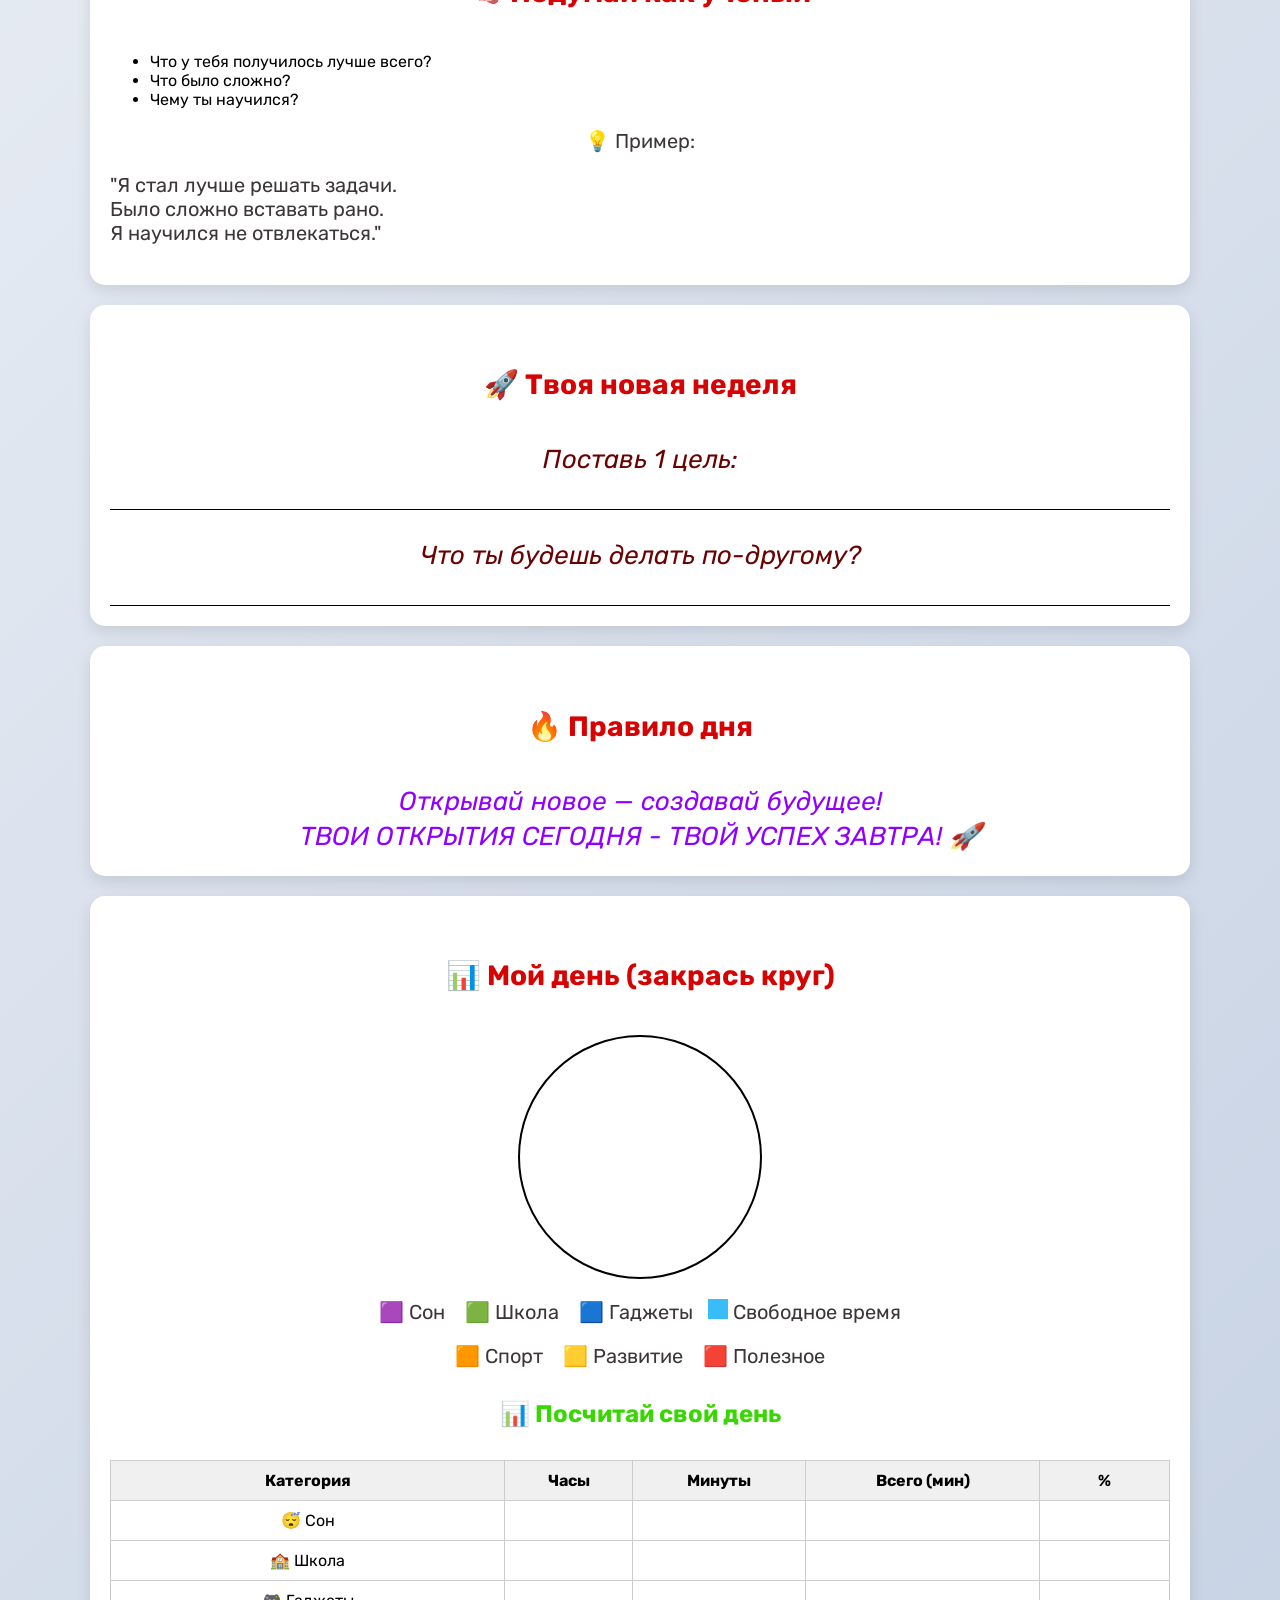
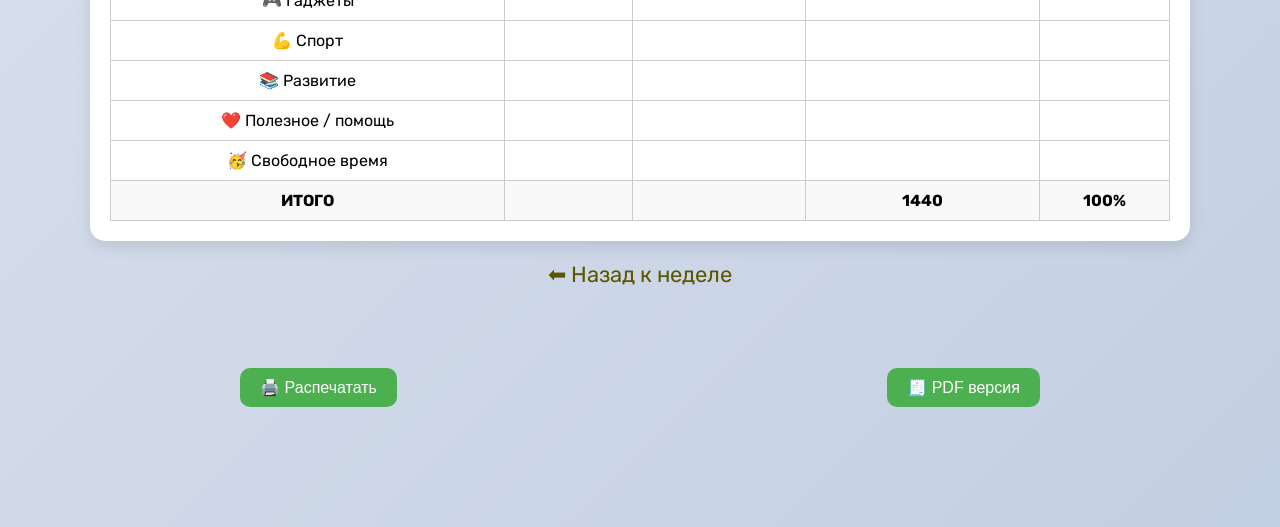
<file: sunday.html>
<!DOCTYPE html>
<html lang="ru">

<head>
  <meta charset="UTF-8">
  <title>Воскресенье — День открытий</title>
  <link rel="stylesheet" href="styleponiedelnik.css">
  <link rel="stylesheet" href="./print.css">
  <link rel="stylesheet" href="./modal.css">

  <link href="https://fonts.googleapis.com/css2?family=Rubik:wght@400;700&display=swap" rel="stylesheet">
</head>

<body>

  <div class="container">

    <div class="day-header">
      <div class="day-title"><span class="icon">💡</span> Воскресенье — День открытий <span class="icon">📖</span></div>


      <div class="day-subtitle">
        Учись. <span class="icon">🧑‍🎓</span> Думай. <span class="icon">💭</span> Пробуй <span
          class="icon">🧗</span><br>
        Сегодня ты создаёшь своё будущее! <span class="icon">🚀</span><br>
        Мир полон возможностей! <span class="icon">🌈</span>
      </div>
    </div>



    <div style="text-align:center; margin:30px;">
      Имя: ____________ Дата: ____________
    </div>

    <!-- День -->
    <!-- morning -->
    <div class="card morning" data-id="morning">
      <div class="icon">😴</div>
      <div class="text">
        <span class="time-badge">7:00–8:00</span>
        Подъём и утренние ритуалы 
      </div>
      <div class="check"><input type="checkbox"></div>
    </div>

    <div class="card games" data-id="games">
      <div class="icon">🎮</div>
      <div class="text">
        <span class="time-badge">10:00–11:00</span>
        Время гаджетов 📱
      </div>
      <div class="check"><input type="checkbox"></div>
    </div>

    <div class="card study" data-id="study">
      <div class="icon">📚</div>
      <div class="text">
        <span class="time-badge">11:00–12:00</span>
        Узнай что-то новое
      </div>
      <div class="check"><input type="checkbox"></div>
    </div>

    <div class="card family" data-id="family">
      <div class="icon">🍲</div>
      <div class="text">
        <span class="time-badge">12:00–13:00</span>
        Время с семьёй ♥️
      </div>
      <div class="check"><input type="checkbox"></div>
    </div>

    <div class="card hobby" data-id="games">
      <div class="icon">🎨</div>
      <div class="text">
        <span class="time-badge">13:00–14:30</span>
        Игры и хобби
      </div>
      <div class="check"><input type="checkbox"></div>
    </div>

    <div class="card study" data-id="project">
      <div class="icon">🌍</div>
      <div class="text">
        <span class="time-badge">14:30–16:00</span>
        Познавательный проект - создай свой Youtube канал!
         <a href="./myCanal.html" target="_blank">👉 Открыть задание</a>
      </div>
      <div class="check"><input type="checkbox"></div>
    </div>

    <div class="card free" data-id="free">
      <div class="icon">🎵</div>
      <div class="text">
        <span class="time-badge">16:00–17:00</span>
        Свободное время
      </div>
      <div class="check"><input type="checkbox"></div>
    </div>

    <div class="card study" data-id="plan">
      <div class="icon">🎯</div>
      <div class="text">
        <span class="time-badge">17:00–18:00</span>
        Подготовка к неделе
      </div>
      <div class="check"><input type="checkbox"></div>
    </div>

    <div class="card family" data-id="family">
      <div class="icon">🍽️</div>
      <div class="text">
        <span class="time-badge">18:00–19:00</span>
        Ужин с семьёй
      </div>
      <div class="check"><input type="checkbox"></div>
    </div>

    <div class="card study" data-id="week">
      <div class="icon">📓</div>
      <div class="text">
        <span class="time-badge">19:00–20:00</span>
        Итоги недели
        <a href="./dniewnik.html" target="_blank">Открыть дневник</a>
      </div>
      <div class="check"><input type="checkbox"></div>
    </div>

    <div class="card study" data-id="read">
      <div class="icon">📖</div>
      <div class="text">
        <span class="time-badge">20:00–21:00</span>
        Чтение
      </div>
      <div class="check"><input type="checkbox"></div>
    </div>

    <div class="card evning" data-id="evening">
      <div class="icon">🌙</div>
      <div class="text">
        <span class="time-badge">21:00–22:00</span>
        Спокойный вечер
      </div>
      <div class="check"><input type="checkbox"></div>
    </div>

    <!-- Мотивация -->

    <div class="motivation">
      <h3>🌟 Сегодня ты:</h3>
      <p>💡 подводишь итоги</p>
      <p>📚 учишься новому</p>
      <p>🚀 готовишься к успеху</p>
    </div>

    <!-- ОСОЗНАНИЕ -->

    <div class="cell">
      <h2>🧠 Подумай как учёный</h2>

      <ul style="text-align:left;">
        <li>Что у тебя получилось лучше всего?</li>
        <li>Что было сложно?</li>
        <li>Чему ты научился?</li>
      </ul>

      <p>💡 Пример:</p>
      <p style="text-align:left;">
        "Я стал лучше решать задачи.<br>
        Было сложно вставать рано.<br>
        Я научился не отвлекаться."
      </p>
    </div>

    <!-- БУДУЩЕЕ -->

    <div class="cell">
      <h2>🚀 Твоя новая неделя</h2>

      <p class="p22">Поставь 1 цель:</p>

      <div style="border-bottom:1px solid #000; height:30px; margin-bottom: 30px;"></div>

      <p class="p22" >Что ты будешь делать по-другому?</p>

      <div style="border-bottom:1px solid #000; height:30px;"></div>
    </div>

    <!-- ПРАВИЛО -->

    <div class="cell">
      <h2>🔥 Правило дня</h2>

      <p class="p22" style="color:rgb(144, 0, 255);">
        Открывай новое — создавай будущее!
      </p>

      <p class="p22"  style="color:rgb(144, 0, 255);">
        ТВОИ ОТКРЫТИЯ СЕГОДНЯ - ТВОЙ УСПЕХ ЗАВТРА! 🚀
      </p>
    </div>
     <!-- Диаграмма -->

    <div class="cell">
      <h2>📊 Мой день (закрась круг)</h2>

      <div style="text-align:center; margin: 10px 0;">
        <div style="
        width: 240px;
        height: 240px;
        border: 2px solid #000;
        border-radius: 50%;
        margin: auto;
      "></div>
      </div>

      <div>
        <p> 🟪 Сон &nbsp;&nbsp; 🟩 Школа &nbsp;&nbsp; 🟦 Гаджеты &nbsp; <span style="display:inline-block;width:20px;height:20px;background:#38BDF8;"></span> Свободное время</p>

        <p>🟧 Спорт &nbsp;&nbsp; 🟨 Развитие &nbsp;&nbsp; 🟥 Полезное</p>
      </div>
      <div>
        <div class="block">
          <h4>📊 Посчитай свой день</h4>

          <table style="width:100%; border-collapse: collapse; text-align:center;">
            <tr style="background:#f0f0f0;">
              <th>Категория</th>
              <th>Часы</th>
              <th>Минуты</th>
              <th>Всего (мин)</th>
              <th>%</th>
            </tr>

            <tr>
              <td>😴 Сон</td>
              <td></td>
              <td></td>
              <td></td>
              <td></td>
            </tr>

            <tr>
              <td>🏫 Школа</td>
              <td></td>
              <td></td>
              <td></td>
              <td></td>
            </tr>

            <tr>
              <td>🎮 Гаджеты</td>
              <td></td>
              <td></td>
              <td></td>
              <td></td>
            </tr>

            <tr>
              <td>💪 Спорт</td>
              <td></td>
              <td></td>
              <td></td>
              <td></td>
            </tr>

            <tr>
              <td>📚 Развитие</td>
              <td></td>
              <td></td>
              <td></td>
              <td></td>
            </tr>

            <tr>
              <td>❤️ Полезное / помощь</td>
              <td></td>
              <td></td>
              <td></td>
              <td></td>
            </tr>
            <tr>
              <td>🥳 Свободное время</td>
              <td></td>
              <td></td>
              <td></td>
              <td></td>
            </tr>

            <tr style="background:#f9f9f9;">
              <td><b>ИТОГО</b></td>
              <td></td>
              <td></td>
              <td><b>1440</b></td>
              <td><b>100%</b></td>
            </tr>
            
          </table>
        </div>
      </div>
    </div>

    <a href="index.html" class="back">⬅ Назад к неделе</a>

  </div>
  <!-- Печать  -->
  <div class="flex">
    <button class="print-btn" onclick="window.print()">🖨️ Распечатать</button>
    <button class="print-btn" onclick="printClean()">🧾 PDF версия</button>
  </div>

  <!-- МОДАЛКА -->

  <div id="modal" class="modal">
    <div class="modal-content">
      <span class="close">&times;</span>
      <h2 id="modal-title"></h2>
      <p id="modal-text"></p>
      <p id="modal-text2"></p>
      <p id="modal-text3"></p>
    </div>
  </div>
  <!-- окно плавающее -->
  <div id="floating-tip">
    <span class="tip-icon"></span>
    <span class="tip-text"></span>
  </div>

  <script src="./print.js"></script>
  <script src="./modalSunday.js"></script>

</body>

</html>
</file>
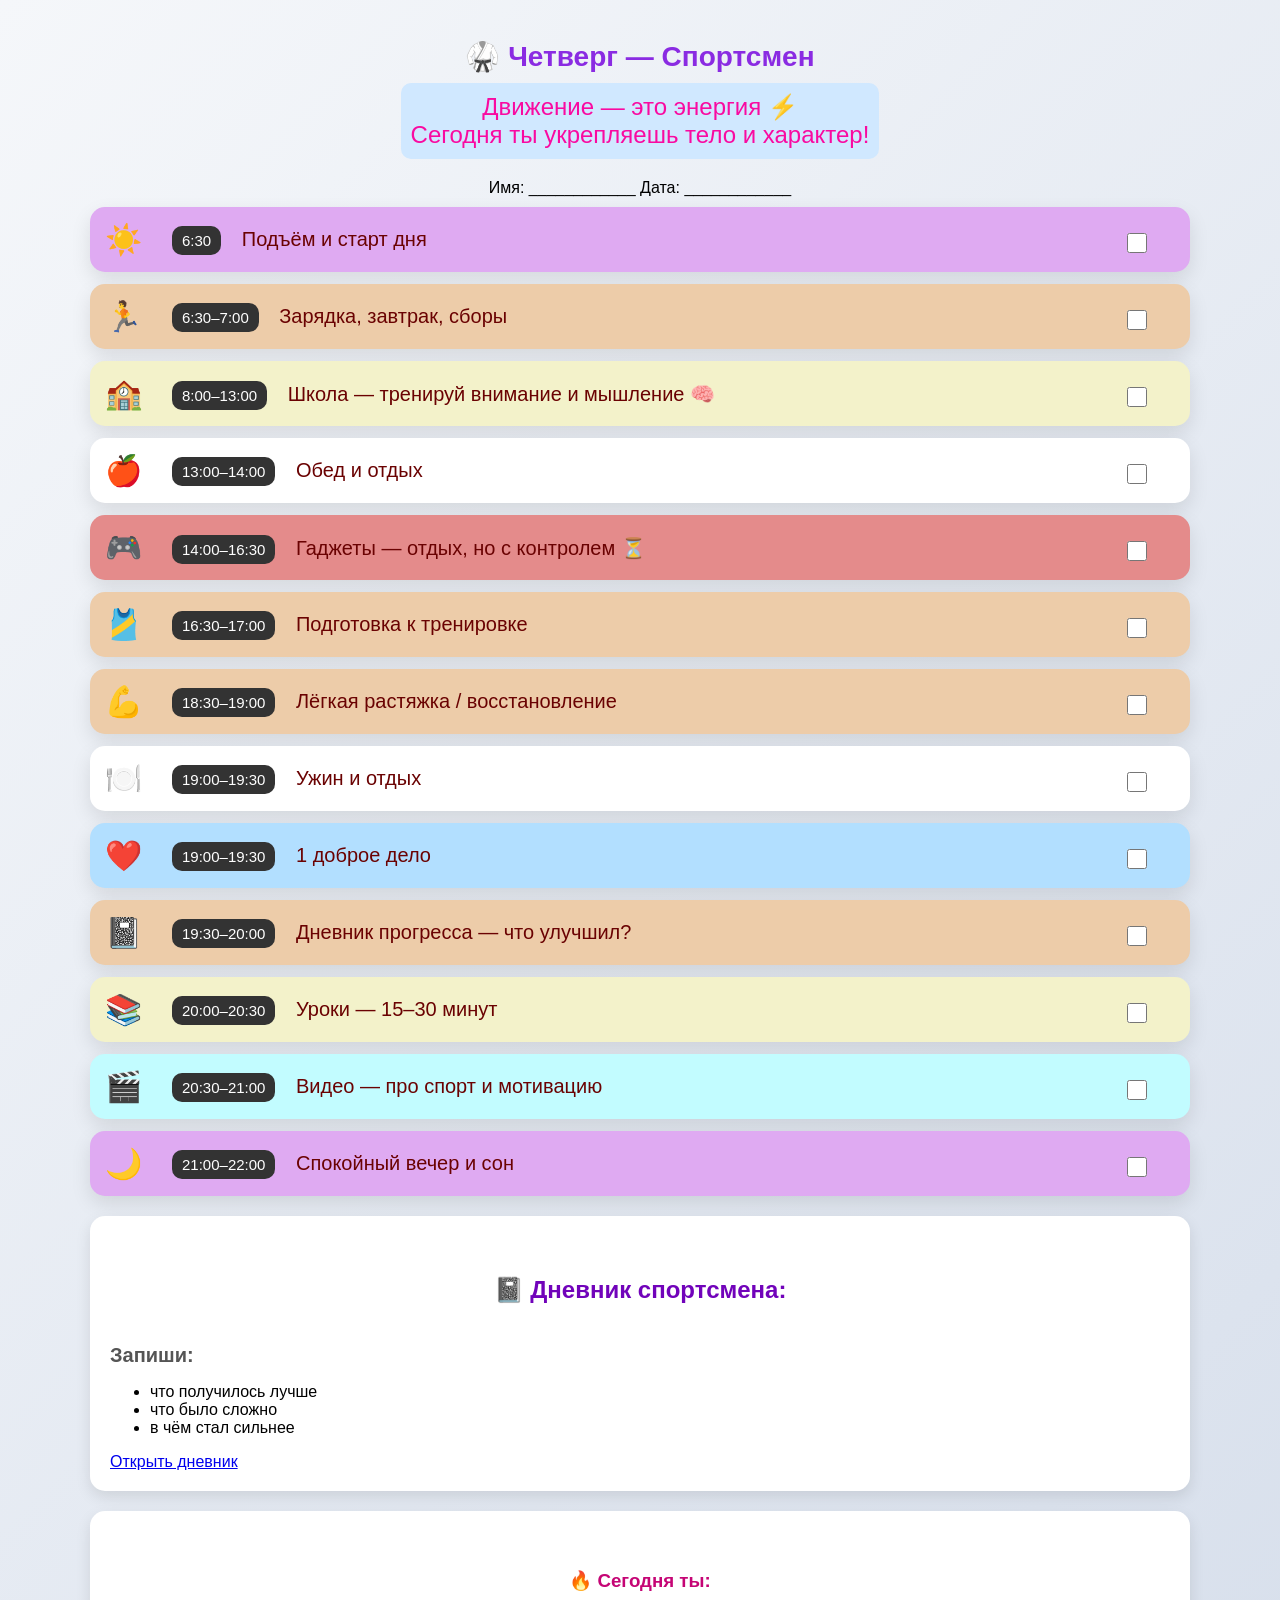
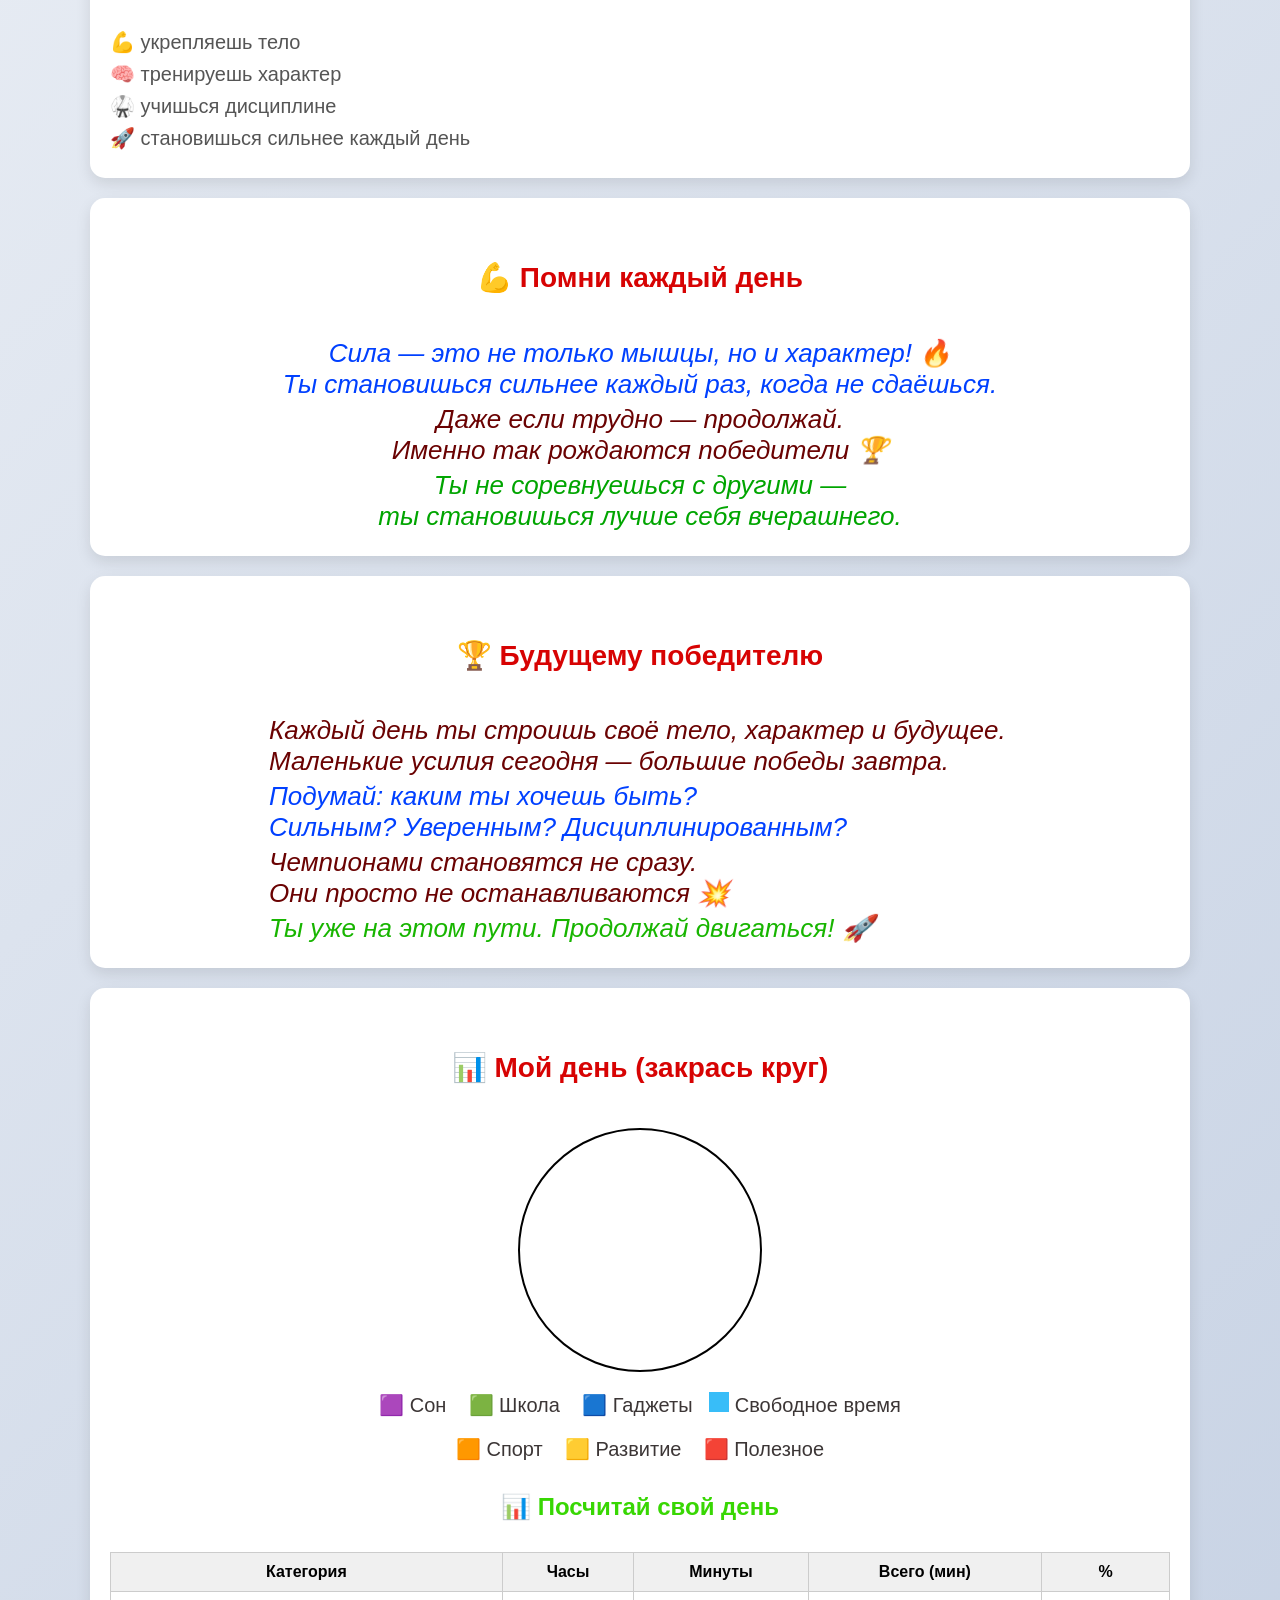
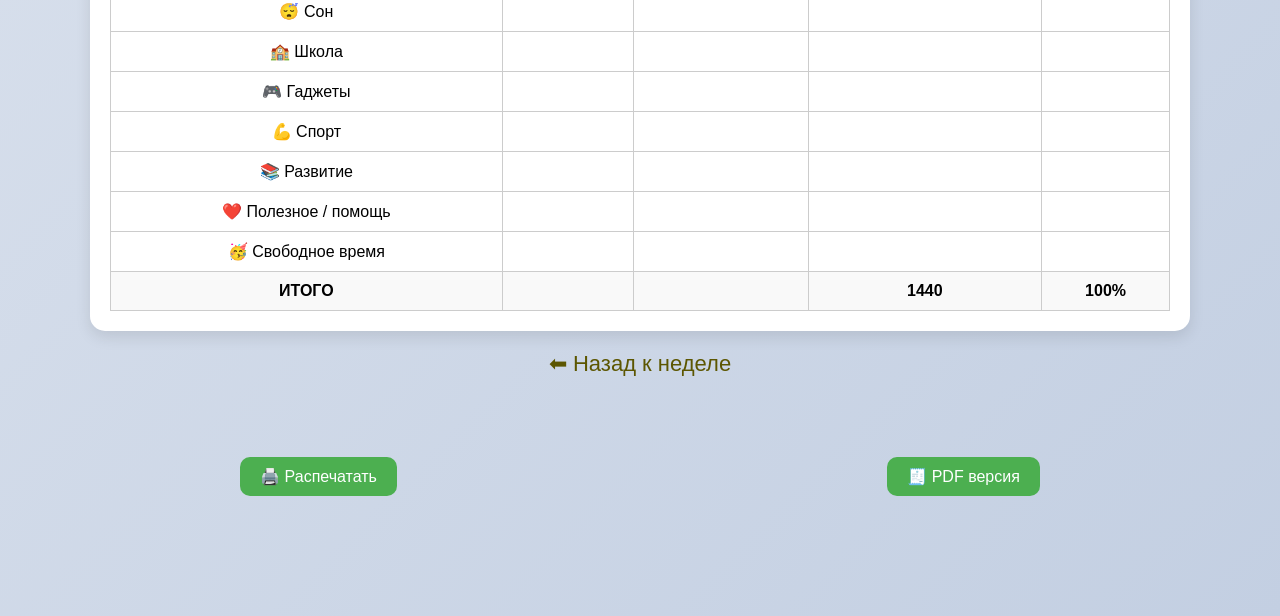
<file: thursday.html>
<!DOCTYPE html>
<html lang="ru">

<head>
  <meta charset="UTF-8">
  <title>Четверг — Спортсмен</title>
  <link rel="stylesheet" href="styleponiedelnik.css">
  <link rel="stylesheet" href="./print.css">
  <link rel="stylesheet" href="./modal.css">
</head>

<body>

  <div class="container">

    <div class="day-header">
      <div class="day-title">🥋 Четверг — Спортсмен</div>

      <div class="day-subtitle">
        Движение — это энергия ⚡<br>
        Сегодня ты укрепляешь тело и характер!
      </div>
    </div>

    

    <div style="text-align:center; margin-bottom:10px;">
      Имя: ____________ Дата: ____________
    </div>

    <!-- День -->

    <div class="card morning" data-id="morning">
      <div class="icon">☀️</div>
      <div class="text">
        <span class="time-badge">6:30</span>
        Подъём и старт дня
      </div>
      <div class="check"><input type="checkbox"></div>
    </div>

    <div class="card study" data-id="morningSport">
      <div class="icon">🏃</div>
      <div class="text">
        <span class="time-badge">6:30–7:00</span>
        Зарядка, завтрак, сборы
      </div>
      <div class="check"><input type="checkbox"></div>
    </div>

    <div class="card school" data-id="school">
      <div class="icon">🏫</div>
      <div class="text">
        <span class="time-badge">8:00–13:00</span>
        Школа — тренируй внимание и мышление 🧠
      </div>
      <div class="check"><input type="checkbox"></div>
    </div>

    <div class="card food" data-id="food">
      <div class="icon">🍎</div>
      <div class="text">
        <span class="time-badge">13:00–14:00</span>
        Обед и отдых
      </div>
      <div class="check"><input type="checkbox"></div>
    </div>

    <div class="card games" data-id="games">
      <div class="icon">🎮</div>
      <div class="text">
        <span class="time-badge">14:00–16:30</span>
        Гаджеты — отдых, но с контролем ⏳
      </div>
      <div class="check"><input type="checkbox"></div>
    </div>

    <div class="card study" data-id="prepareSport">
      <div class="icon">🎽</div>
      <div class="text">
        <span class="time-badge">16:30–17:00</span>
        Подготовка к тренировке
      </div>
      <div class="check"><input type="checkbox"></div>
    </div>

    <div class="card study" data-id="sportDom">
      <div class="icon">💪</div>
      <div class="text">
        <span class="time-badge">18:30–19:00</span>
        Лёгкая растяжка / восстановление
      </div>
      <div class="check"><input type="checkbox"></div>
    </div>

    <div class="card foodEvning" data-id="foodEvning">
      <div class="icon">🍽️</div>
      <div class="text">
        <span class="time-badge">19:00–19:30</span>
        Ужин и отдых
      </div>
      <div class="check"><input type="checkbox"></div>
    </div>

    <div class="card good" data-id="good">
      <div class="icon">❤️</div>
      <div class="text">
        <span class="time-badge">19:00–19:30</span>
        1 доброе дело
      </div>
      <div class="check"><input type="checkbox"></div>
    </div>

    <div class="card study" data-id="progress">
      <div class="icon">📓</div>
      <div class="text">
        <span class="time-badge">19:30–20:00</span>
        Дневник прогресса — что улучшил?
      </div>
      <div class="check"><input type="checkbox"></div>
    </div>

    <div class="card school" data-id="lesson">
      <div class="icon">📚</div>
      <div class="text">
        <span class="time-badge">20:00–20:30</span>
        Уроки — 15–30 минут
      </div>
      <div class="check"><input type="checkbox"></div>
    </div>

    <div class="card free" data-id="video">
      <div class="icon">🎬</div>
      <div class="text">
        <span class="time-badge">20:30–21:00</span>
        Видео — про спорт и мотивацию
      </div>
      <div class="check"><input type="checkbox"></div>
    </div>

    <div class="card morning" data-id="evning">
      <div class="icon">🌙</div>
      <div class="text">
        <span class="time-badge">21:00–22:00</span>
        Спокойный вечер и сон
      </div>
      <div class="check"><input type="checkbox"></div>
    </div>

    <!-- Дневник -->

    <div class="motivation">
      <h2>📓 Дневник спортсмена:</h2>

      <p><b>Запиши:</b></p>
      <ul>
        <li>что получилось лучше</li>
        <li>что было сложно</li>
        <li>в чём стал сильнее</li>
      </ul>

      <a href="./dniewnikSport.html" target="_blank">Открыть дневник</a>
    </div>

    <!-- Мотивация -->

    <div class="motivation">
      <h3>🔥 Сегодня ты:</h3>

      <p>💪 укрепляешь тело</p>
      <p>🧠 тренируешь характер</p>
      <p>🥋 учишься дисциплине</p>
      <p>🚀 становишься сильнее каждый день</p>
    </div>
    <div class="cell">
      <h2>💪 Помни каждый день</h2>

      <p class="p22" style="color: rgb(0, 64, 255);">
        Сила — это не только мышцы, но и характер! 🔥<br>
        Ты становишься сильнее каждый раз, когда не сдаёшься.
      </p>

      <p class="p22">
        Даже если трудно — продолжай.<br>
        Именно так рождаются победители 🏆
      </p>

      <p class="p22" style="color: rgb(0, 165, 0);">
        Ты не соревнуешься с другими —<br>
        ты становишься лучше себя вчерашнего.
      </p>
    </div>

    <div class="cell">
      <h2>🏆 Будущему победителю</h2>

      <p class="p22" style="text-align: left;">
        Каждый день ты строишь своё тело, характер и будущее.<br>
        Маленькие усилия сегодня — большие победы завтра.
      </p>

      <p class="p22" style="text-align: left;color: rgb(0, 64, 255);">
        Подумай: каким ты хочешь быть?<br>
        Сильным? Уверенным? Дисциплинированным?
      </p>

      <p class="p22" style="text-align: left;">
        Чемпионами становятся не сразу.<br>
        Они просто не останавливаются 💥
      </p>

      <p class="p22" style="text-align: left;color: rgb(24, 181, 0);">
        Ты уже на этом пути. Продолжай двигаться! 🚀
      </p>
    </div>
    <!-- Диаграмма -->

    <div class="cell">
      <h2>📊 Мой день (закрась круг)</h2>

      <div style="text-align:center; margin: 10px 0;">
        <div style="
        width: 240px;
        height: 240px;
        border: 2px solid #000;
        border-radius: 50%;
        margin: auto;
      "></div>
      </div>

      <div>
        <p> 🟪 Сон &nbsp;&nbsp; 🟩 Школа &nbsp;&nbsp; 🟦 Гаджеты &nbsp; <span style="display:inline-block;width:20px;height:20px;background:#38BDF8;"></span> Свободное время</p>

        <p>🟧 Спорт &nbsp;&nbsp; 🟨 Развитие &nbsp;&nbsp; 🟥 Полезное</p>
      </div>
      <div>
        <div class="block">
          <h4>📊 Посчитай свой день</h4>

          <table style="width:100%; border-collapse: collapse; text-align:center;">
            <tr style="background:#f0f0f0;">
              <th>Категория</th>
              <th>Часы</th>
              <th>Минуты</th>
              <th>Всего (мин)</th>
              <th>%</th>
            </tr>

            <tr>
              <td>😴 Сон</td>
              <td></td>
              <td></td>
              <td></td>
              <td></td>
            </tr>

            <tr>
              <td>🏫 Школа</td>
              <td></td>
              <td></td>
              <td></td>
              <td></td>
            </tr>

            <tr>
              <td>🎮 Гаджеты</td>
              <td></td>
              <td></td>
              <td></td>
              <td></td>
            </tr>

            <tr>
              <td>💪 Спорт</td>
              <td></td>
              <td></td>
              <td></td>
              <td></td>
            </tr>

            <tr>
              <td>📚 Развитие</td>
              <td></td>
              <td></td>
              <td></td>
              <td></td>
            </tr>

            <tr>
              <td>❤️ Полезное / помощь</td>
              <td></td>
              <td></td>
              <td></td>
              <td></td>
            </tr>
            <tr>
              <td>🥳 Свободное время</td>
              <td></td>
              <td></td>
              <td></td>
              <td></td>
            </tr>


            <tr style="background:#f9f9f9;">
              <td><b>ИТОГО</b></td>
              <td></td>
              <td></td>
              <td><b>1440</b></td>
              <td><b>100%</b></td>
            </tr>
          </table>
        </div>
      </div>
    </div>

    <a href="index.html" class="back">⬅ Назад к неделе</a>

  </div>
  <div class="flex">
      <button class="print-btn" onclick="window.print()">🖨️ Распечатать</button>
      <button class="print-btn" onclick="printClean()">🧾 PDF версия</button>
    </div>

  <!-- МОДАЛКА -->

  <div id="modal" class="modal">
    <div class="modal-content">
      <span class="close">&times;</span>
      <h2 id="modal-title"></h2>
      <p id="modal-text"></p>
      <p id="modal-text2"></p>
      <p id="modal-text3"></p>
    </div>
  </div>
  <!-- окно плавающее -->
  <div id="floating-tip">
    <span class="tip-icon"></span>
    <span class="tip-text"></span>
  </div>

  <script src="./print.js"></script>
  <script src="./modalThursday.js"></script>

</body>

</html>
</file>
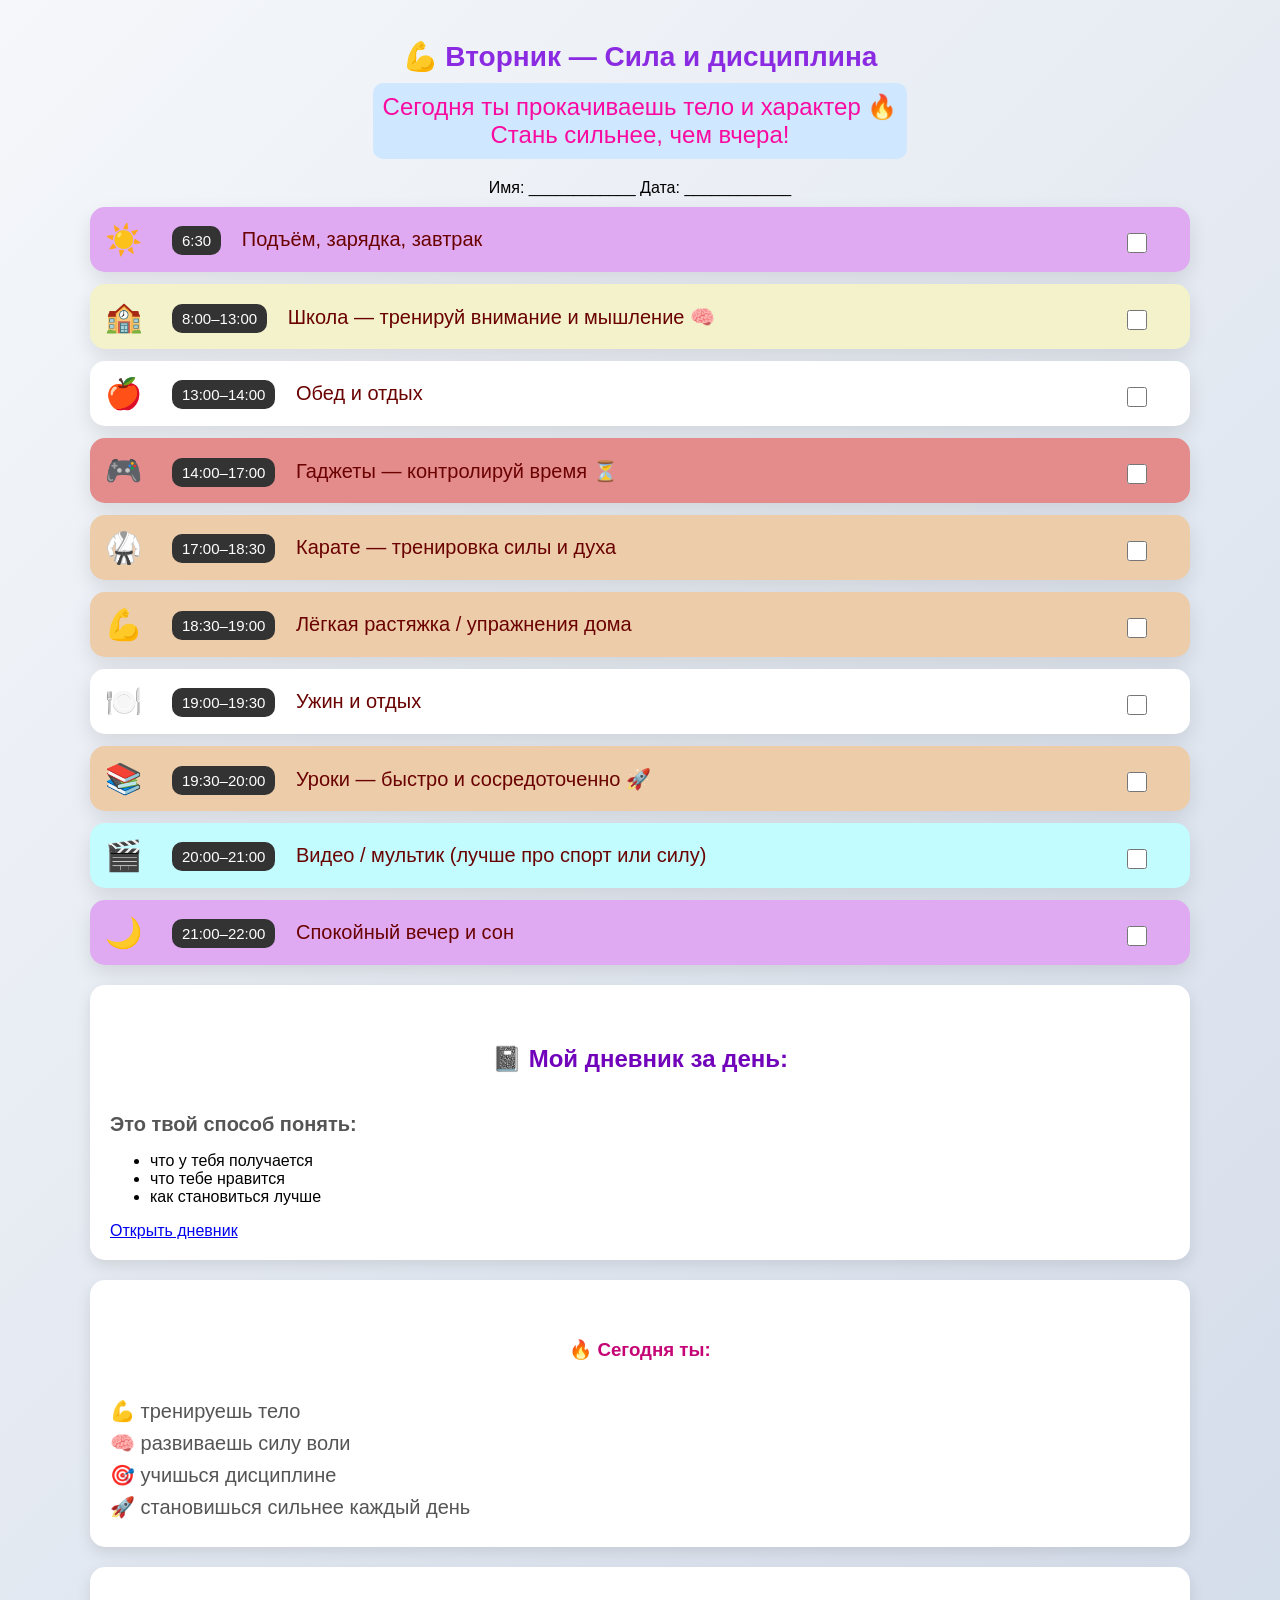
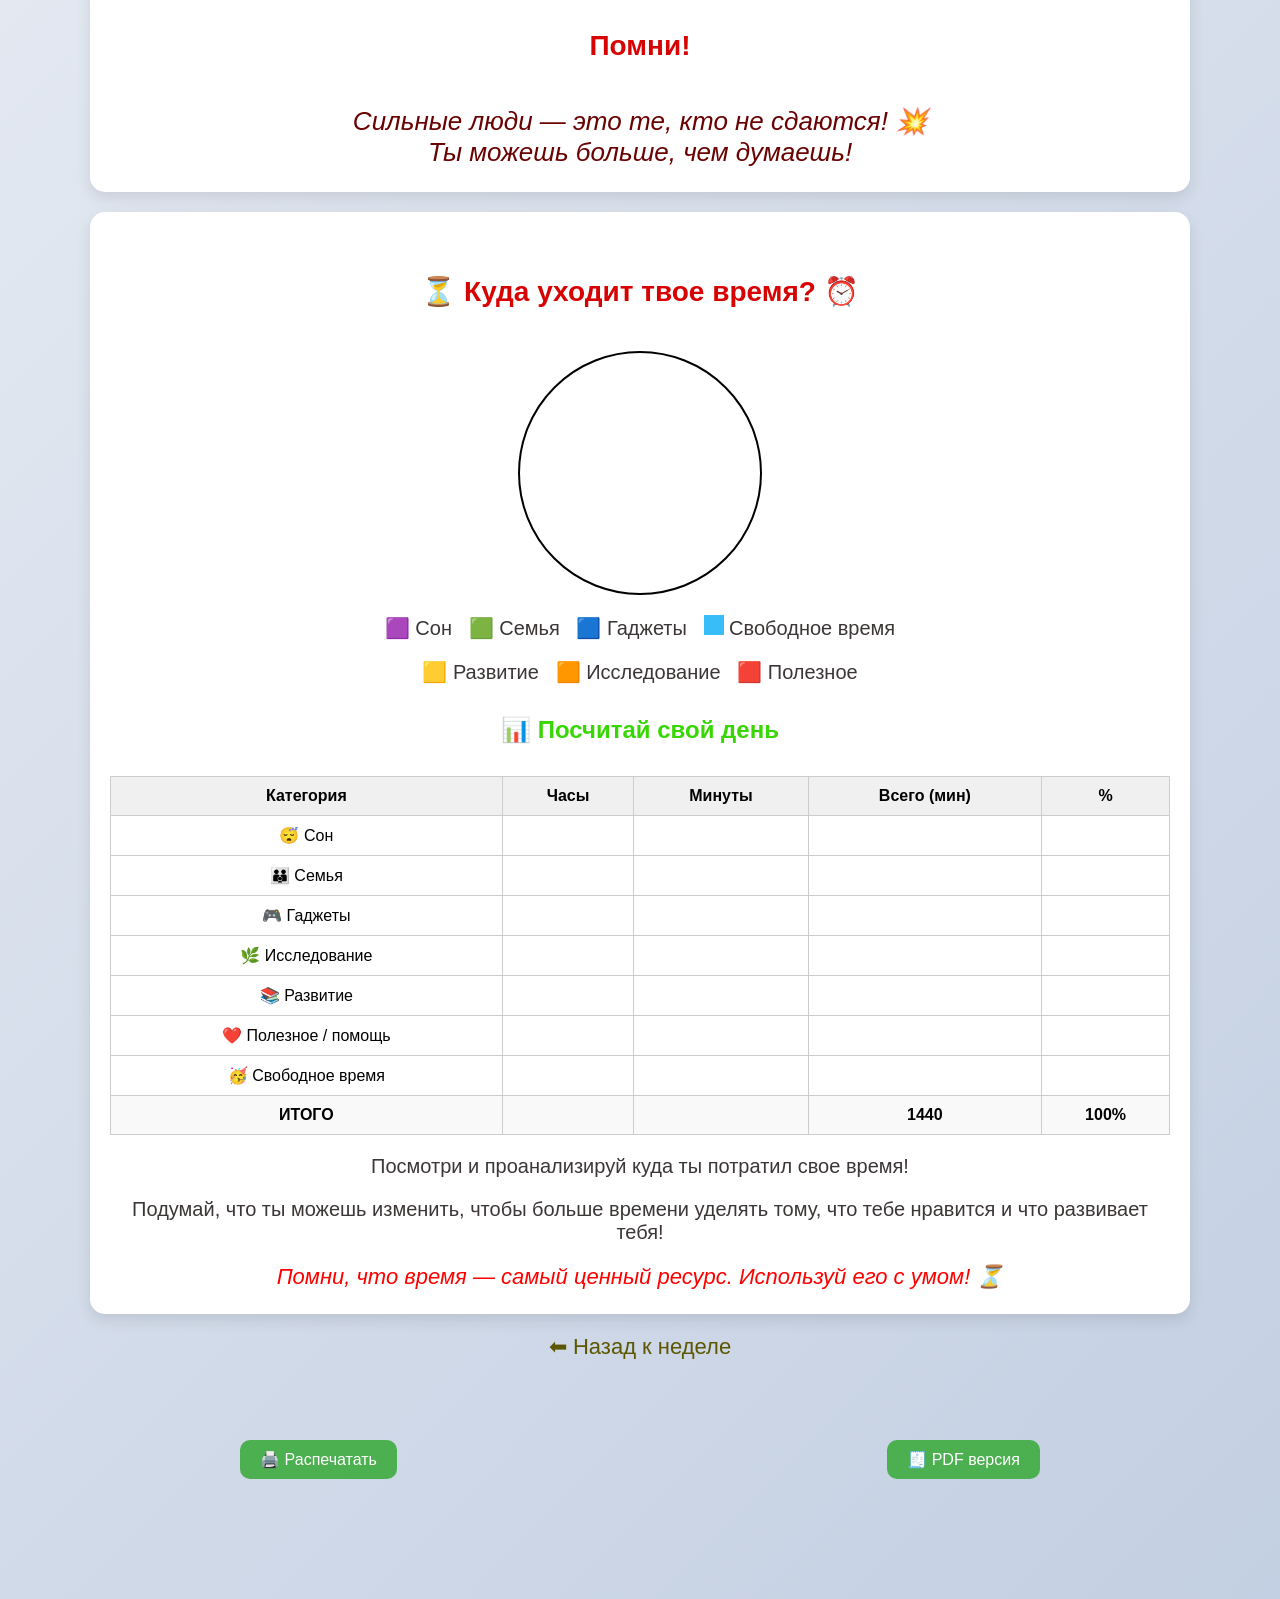
<file: tuesday.html>
<!DOCTYPE html>
<html lang="ru">

<head>
  <meta charset="UTF-8">
  <title>Вторник — Сила</title>
  <link rel="stylesheet" href="styleponiedelnik.css">
  <link rel="stylesheet" href="./print.css">
  <link rel="stylesheet" href="./modal.css">
</head>

<body>

<div class="container">

  <div class="day-header">
    <div class="day-title">💪 Вторник — Сила и дисциплина</div>

    <div class="day-subtitle">
      Сегодня ты прокачиваешь тело и характер 🔥<br>
      Стань сильнее, чем вчера!
    </div>
  </div>

  

  <div style="text-align:center; margin-bottom:10px;">
    Имя: ____________ Дата: ____________
  </div>

  <!-- День -->

  <div class="card morning" data-id="morning">
    <div class="icon">☀️</div>
    <div class="text">
      <span class="time-badge">6:30</span>
      Подъём, зарядка, завтрак
    </div>
    <div class="check"><input type="checkbox"></div>
  </div>

  <div class="card school" data-id="school">
    <div class="icon">🏫</div>
    <div class="text">
      <span class="time-badge">8:00–13:00</span>
      Школа — тренируй внимание и мышление 🧠
    </div>
    <div class="check"><input type="checkbox"></div>
  </div>

  <div class="card food" data-id="food">
    <div class="icon">🍎</div>
    <div class="text">
      <span class="time-badge">13:00–14:00</span>
      Обед и отдых
    </div>
    <div class="check"><input type="checkbox"></div>
  </div>

  <div class="card games" data-id="games">
    <div class="icon">🎮</div>
    <div class="text">
      <span class="time-badge">14:00–17:00</span>
      Гаджеты — контролируй время ⏳
    </div>
    <div class="check"><input type="checkbox"></div>
  </div>

  <div class="card study" data-id="sport">
    <div class="icon">🥋</div>
    <div class="text">
      <span class="time-badge">17:00–18:30</span>
      Карате — тренировка силы и духа
    </div>
    <div class="check"><input type="checkbox"></div>
  </div>

  <div class="card study" data-id="sportDom">
    <div class="icon">💪</div>
    <div class="text">
      <span class="time-badge">18:30–19:00</span>
      Лёгкая растяжка / упражнения дома
    </div>
    <div class="check"><input type="checkbox"></div>
  </div>

  <div class="card foodEvning" data-id="foodEvning">
    <div class="icon">🍽️</div>
    <div class="text">
      <span class="time-badge">19:00–19:30</span>
      Ужин и отдых
    </div>
    <div class="check"><input type="checkbox"></div>
  </div>

  <div class="card study" data-id="lesson">
    <div class="icon">📚</div>
    <div class="text">
      <span class="time-badge">19:30–20:00</span>
      Уроки — быстро и сосредоточенно 🚀
    </div>
    <div class="check"><input type="checkbox"></div>
  </div>

  <div class="card free" data-id="video">
    <div class="icon">🎬</div>
    <div class="text">
      <span class="time-badge">20:00–21:00</span>
      Видео / мультик (лучше про спорт или силу)
    </div>
    <div class="check"><input type="checkbox"></div>
  </div>

  <div class="card morning" data-id="evning">
    <div class="icon">🌙</div>
    <div class="text">
      <span class="time-badge">21:00–22:00</span>
      Спокойный вечер и сон
    </div>
    <div class="check"><input type="checkbox"></div>
  </div>

  <!-- Дневник -->

  <div class="motivation">
    <h2>📓 Мой дневник за день:</h2>

    <p><b>Это твой способ понять:</b></p>
    <ul>
      <li>что у тебя получается</li>
      <li>что тебе нравится</li>
      <li>как становиться лучше</li>
    </ul>

    <a href="./dniewnik.html" target="_blank">Открыть дневник</a>
  </div>

  <!-- Мотивация -->

  <div class="motivation">
    <h3>🔥 Сегодня ты:</h3>

    <p>💪 тренируешь тело</p>
    <p>🧠 развиваешь силу воли</p>
    <p>🎯 учишься дисциплине</p>
    <p>🚀 становишься сильнее каждый день</p>
  </div>

  <div class="cell">
    <h2>Помни!</h2>
    <p class="p22">
      Сильные люди — это те, кто не сдаются! 💥<br>
      Ты можешь больше, чем думаешь!
    </p>
  </div>
  <!-- Диаграмма -->

    <div class="cell">
      <h2>⏳ Куда уходит твое время? ⏰</h2>

      <div style="text-align:center; margin: 10px 0;">
        <div style="
        width: 240px;
        height: 240px;
        border: 2px solid #000;
        border-radius: 50%;
        margin: auto;
      "></div>
      </div>



      <p>🟪 Сон &nbsp; 🟩 Семья &nbsp; 🟦 Гаджеты &nbsp; <span style="display:inline-block;width:20px;height:20px;background:#38BDF8;"></span> Свободное время</p>
      <p>🟨 Развитие &nbsp; 🟧 Исследование &nbsp; 🟥 Полезное</p>

      <div class="block">
        <h4>📊 Посчитай свой день</h4>

        <table style="width:100%; border-collapse: collapse; text-align:center;">
          <tr style="background:#f0f0f0;">
            <th>Категория</th>
            <th>Часы</th>
            <th>Минуты</th>
            <th>Всего (мин)</th>
            <th>%</th>
          </tr>

          <tr>
            <td>😴 Сон</td>
            <td></td>
            <td></td>
            <td></td>
            <td></td>
          </tr>

          <tr>
            <td>🧑‍🧑‍🧒 Семья</td>
            <td></td>
            <td></td>
            <td></td>
            <td></td>
          </tr>

          <tr>
            <td>🎮 Гаджеты</td>
            <td></td>
            <td></td>
            <td></td>
            <td></td>
          </tr>

          <tr>
            <td>🌿 Исследование</td>
            <td></td>
            <td></td>
            <td></td>
            <td></td>
          </tr>

          <tr>
            <td>📚 Развитие</td>
            <td></td>
            <td></td>
            <td></td>
            <td></td>
          </tr>

          <tr>
            <td>❤️ Полезное / помощь</td>
            <td></td>
            <td></td>
            <td></td>
            <td></td>
          </tr>
          <tr>
              <td>🥳 Свободное время</td>
              <td></td>
              <td></td>
              <td></td>
              <td></td>
            </tr>


          <tr style="background:#f9f9f9;">
            <td><b>ИТОГО</b></td>
            <td></td>
            <td></td>
            <td><b>1440</b></td>
            <td><b>100%</b></td>
          </tr>
        </table>
      </div>
      <p>Посмотри и проанализируй куда ты потратил свое время!</p>
      <p>Подумай, что ты можешь изменить, чтобы больше времени уделять тому, что тебе нравится и что развивает тебя!</p>
      <p class="p22" style="color: red;font-size: 22px;">
        Помни, что время — самый ценный ресурс. Используй его с умом! ⏳
      </p>

    </div>

  <a href="index.html" class="back">⬅ Назад к неделе</a>

</div>
<div class="flex">
    <button class="print-btn" onclick="window.print()">🖨️ Распечатать</button>
    <button class="print-btn" onclick="printClean()">🧾 PDF версия</button>
  </div>


<!-- МОДАЛКА -->

<div id="modal" class="modal">
  <div class="modal-content">
    <span class="close">&times;</span>
    <h2 id="modal-title"></h2>
    <p id="modal-text"></p>
    <p id="modal-text2"></p>
    <p id="modal-text3"></p>
  </div>
</div>
<!-- окно плавающее -->
  <div id="floating-tip">
    <span class="tip-icon"></span>
    <span class="tip-text"></span>
  </div>

<script src="./print.js"></script>
<script src="./modalTuesday.js"></script>

</body>
</html>
</file>
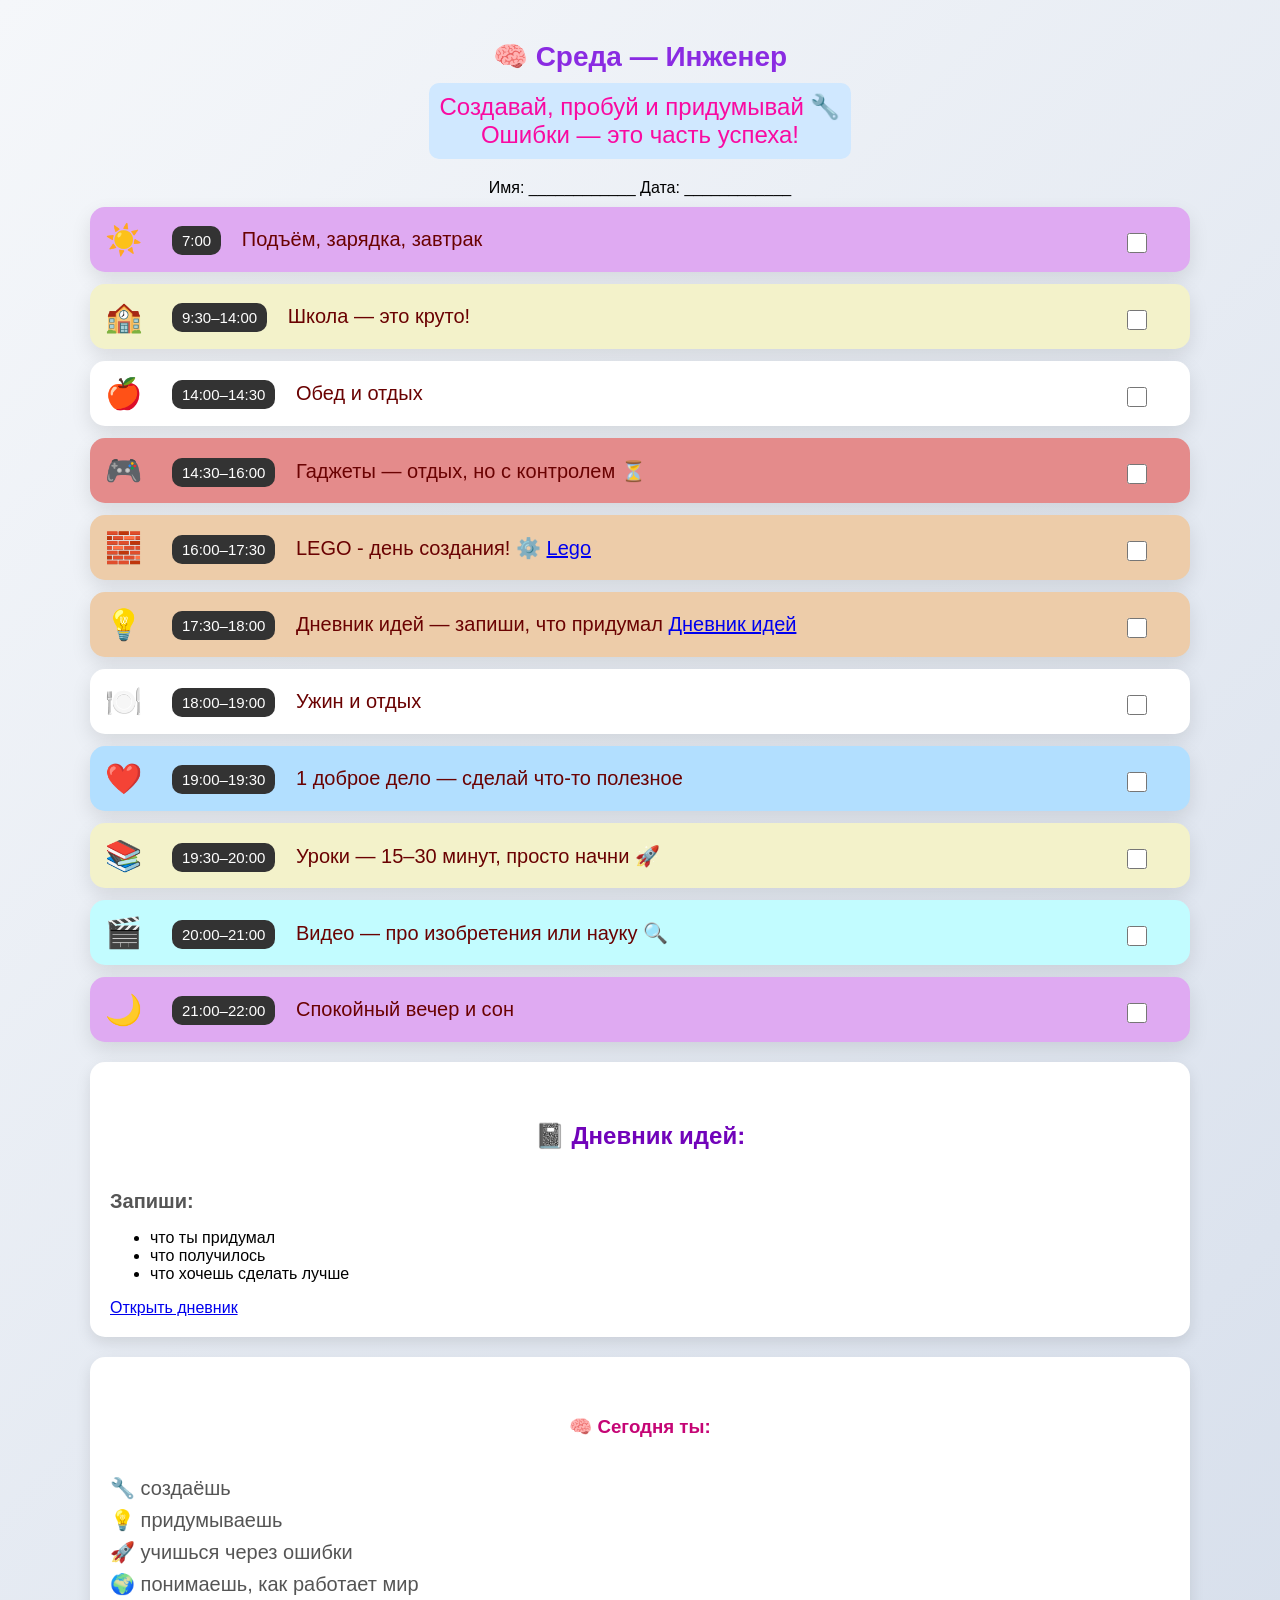
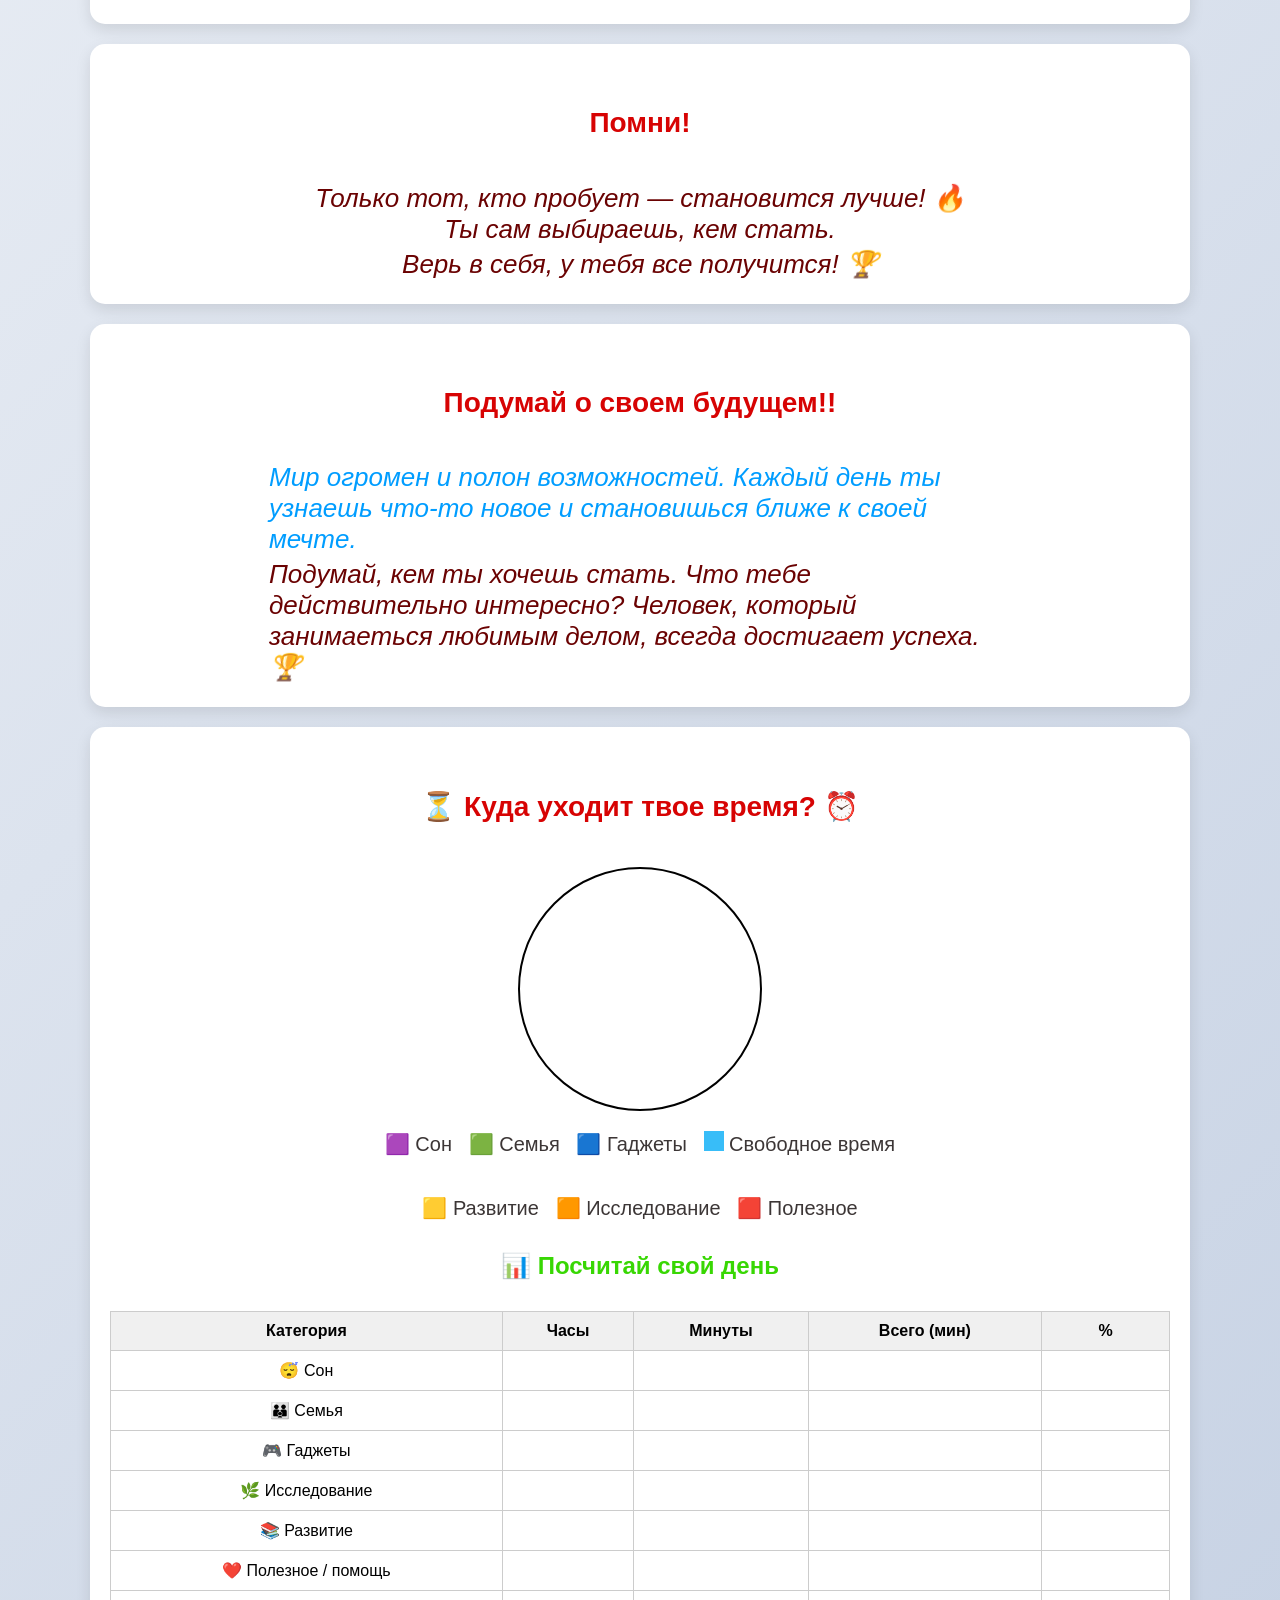
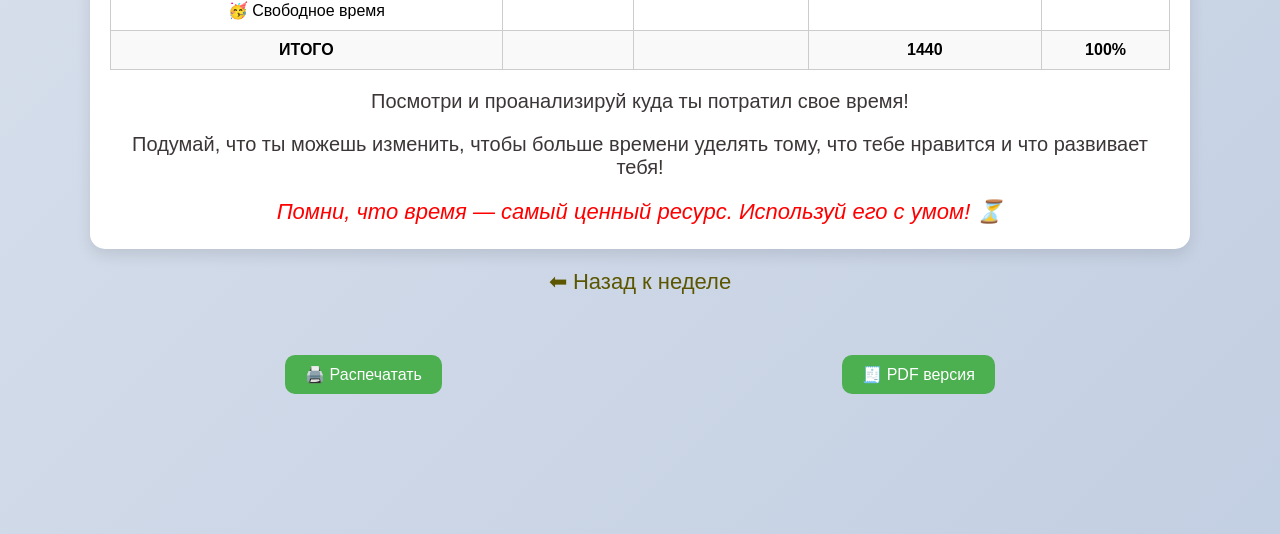
<file: wednesday.html>
<!DOCTYPE html>
<html lang="ru">

<head>
  <meta charset="UTF-8">
  <title>Среда — Инженер</title>
  <link rel="stylesheet" href="styleponiedelnik.css">
  <link rel="stylesheet" href="./print.css">
  <link rel="stylesheet" href="./modal.css">
</head>

<body>

<div class="container">

  <div class="day-header">
    <div class="day-title">🧠 Среда — Инженер</div>

    <div class="day-subtitle">
      Создавай, пробуй и придумывай 🔧<br>
      Ошибки — это часть успеха!
    </div>
  </div>

  <div style="text-align:center; margin-bottom:10px;">
    Имя: ____________ Дата: ____________
  </div>

  <!-- День -->

  <div class="card morning" data-id="morning">
    <div class="icon">☀️</div>
    <div class="text">
      <span class="time-badge">7:00</span>
      Подъём, зарядка, завтрак
    </div>
    <div class="check"><input type="checkbox"></div>
  </div>

  <div class="card school" data-id="school">
    <div class="icon">🏫</div>
    <div class="text">
      <span class="time-badge">9:30–14:00</span>
      Школа — это круто! 
    </div>
    <div class="check"><input type="checkbox"></div>
  </div>

  <div class="card food" data-id="food">
    <div class="icon">🍎</div>
    <div class="text">
      <span class="time-badge">14:00–14:30</span>
      Обед и отдых
    </div>
    <div class="check"><input type="checkbox"></div>
  </div>

  <div class="card games" data-id="games">
    <div class="icon">🎮</div>
    <div class="text">
      <span class="time-badge">14:30–16:00</span>
      Гаджеты — отдых, но с контролем ⏳
    </div>
    <div class="check"><input type="checkbox"></div>
  </div>

  <div class="card study" data-id="lego">
    <div class="icon">🧱</div>
    <div class="text">
      <span class="time-badge">16:00–17:30</span>
      LEGO - день создания! ⚙️
      <a href="./lego.html">Lego</a>
    </div>
    <div class="check"><input type="checkbox"></div>
  </div>

  <div class="card study" data-id="ideas">
    <div class="icon">💡</div>
    <div class="text">
      <span class="time-badge">17:30–18:00</span>
      Дневник идей — запиши, что придумал
      <a href="./dnewnikIdej.html">Дневник идей</a>
    </div>
    <div class="check"><input type="checkbox"></div>
  </div>

  <div class="card food" data-id="foodEvning">
    <div class="icon">🍽️</div>
    <div class="text">
      <span class="time-badge">18:00–19:00</span>
      Ужин и отдых
    </div>
    <div class="check"><input type="checkbox"></div>
  </div>

  <div class="card good" data-id="good">
    <div class="icon">❤️</div>
    <div class="text">
      <span class="time-badge">19:00–19:30</span>
      1 доброе дело — сделай что-то полезное
    </div>
    <div class="check"><input type="checkbox"></div>
  </div>

  <div class="card school" data-id="lesson">
    <div class="icon">📚</div>
    <div class="text">
      <span class="time-badge">19:30–20:00</span>
      Уроки — 15–30 минут, просто начни 🚀
    </div>
    <div class="check"><input type="checkbox"></div>
  </div>

  <div class="card free" data-id="video">
    <div class="icon">🎬</div>
    <div class="text">
      <span class="time-badge">20:00–21:00</span>
      Видео — про изобретения или науку 🔍
    </div>
    <div class="check"><input type="checkbox"></div>
  </div>

  <div class="card morning" data-id="evning">
    <div class="icon">🌙</div>
    <div class="text">
      <span class="time-badge">21:00–22:00</span>
      Спокойный вечер и сон
    </div>
    <div class="check"><input type="checkbox"></div>
  </div>

  <!-- Дневник -->

  <div class="motivation">
    <h2>📓 Дневник идей:</h2>

    <p><b>Запиши:</b></p>
    <ul>
      <li>что ты придумал</li>
      <li>что получилось</li>
      <li>что хочешь сделать лучше</li>
    </ul>

    <a href="./dnewnikIdej.html" target="_blank">Открыть дневник</a>
  </div>

  <!-- Мотивация -->

  <div class="motivation">
    <h3>🧠 Сегодня ты:</h3>

    <p>🔧 создаёшь</p>
    <p>💡 придумываешь</p>
    <p>🚀 учишься через ошибки</p>
    <p>🌍 понимаешь, как работает мир</p>
  </div>

  <div class="cell">
    <h2>Помни!</h2>
    <p class="p22">
      Только тот, кто пробует — становится лучше! 🔥<br>
      Ты сам выбираешь, кем стать.
    </p>
    <p class="p22">Верь в себя, у тебя все получится! 🏆</p>
  </div>
  <div class="cell">
    <h2>Подумай о своем будущем!!</h2>
    <p class="p22" style="text-align: left;color: rgb(0, 157, 255);">Мир огромен и полон возможностей. Каждый день ты узнаешь что-то новое и становишься ближе к своей мечте.</p>
    <p class="p22" style="text-align: left;">Подумай, кем ты хочешь стать. Что тебе действительно интересно? Человек, который занимаеться любимым делом, всегда достигает успеха. 🏆</p>
  </div>
  <!-- Диаграмма -->

    <div class="cell">
      <h2>⏳ Куда уходит твое время? ⏰</h2>

      <div style="text-align:center; margin: 10px 0;">
        <div style="
        width: 240px;
        height: 240px;
        border: 2px solid #000;
        border-radius: 50%;
        margin: auto;
      "></div>
      </div>

      <p>🟪 Сон &nbsp; 🟩 Семья &nbsp; 🟦 Гаджеты &nbsp; <span style="display:inline-block;width:20px;height:20px;background:#38BDF8;"></span> Свободное время</p>
      <p style="display: flex;align-items: center;gap: 3px;width: 300px;margin: 0 auto;"></p>
      <p>🟨 Развитие &nbsp; 🟧 Исследование &nbsp; 🟥 Полезное</p>

      <div class="block">
        <h4>📊 Посчитай свой день</h4>

        <table style="width:100%; border-collapse: collapse; text-align:center;">
          <tr style="background:#f0f0f0;">
            <th>Категория</th>
            <th>Часы</th>
            <th>Минуты</th>
            <th>Всего (мин)</th>
            <th>%</th>
          </tr>

          <tr>
            <td>😴 Сон</td>
            <td></td>
            <td></td>
            <td></td>
            <td></td>
          </tr>

          <tr>
            <td>🧑‍🧑‍🧒 Семья</td>
            <td></td>
            <td></td>
            <td></td>
            <td></td>
          </tr>

          <tr>
            <td>🎮 Гаджеты</td>
            <td></td>
            <td></td>
            <td></td>
            <td></td>
          </tr>

          <tr>
            <td>🌿 Исследование</td>
            <td></td>
            <td></td>
            <td></td>
            <td></td>
          </tr>

          <tr>
            <td>📚 Развитие</td>
            <td></td>
            <td></td>
            <td></td>
            <td></td>
          </tr>

          <tr>
            <td>❤️ Полезное / помощь</td>
            <td></td>
            <td></td>
            <td></td>
            <td></td>
          </tr>
          <tr>
              <td>🥳 Свободное время</td>
              <td></td>
              <td></td>
              <td></td>
              <td></td>
            </tr>


          <tr style="background:#f9f9f9;">
            <td><b>ИТОГО</b></td>
            <td></td>
            <td></td>
            <td><b>1440</b></td>
            <td><b>100%</b></td>
          </tr>
        </table>
      </div>
      <p>Посмотри и проанализируй куда ты потратил свое время!</p>
      <p>Подумай, что ты можешь изменить, чтобы больше времени уделять тому, что тебе нравится и что развивает тебя!</p>
      <p class="p22" style="color: red;font-size: 22px;">
        Помни, что время — самый ценный ресурс. Используй его с умом! ⏳
      </p>

    </div>

  <a href="index.html" class="back">⬅ Назад к неделе</a>

   <div class="flex">
    <button class="print-btn" onclick="window.print()">🖨️ Распечатать</button>
    <button class="print-btn" onclick="printClean()">🧾 PDF версия</button>
  </div>
</div>

<!-- МОДАЛКА -->

<div id="modal" class="modal">
  <div class="modal-content">
    <span class="close">&times;</span>
    <h2 id="modal-title"></h2>
    <p id="modal-text"></p>
    <p id="modal-text2"></p>
    <p id="modal-text3"></p>
  </div>
</div>
<!-- окно плавающее -->
  <div id="floating-tip">
    <span class="tip-icon"></span>
    <span class="tip-text"></span>
  </div>

<script src="./print.js"></script>
<script src="./modalWednesday.js"></script>

</body>
</html>
</file>
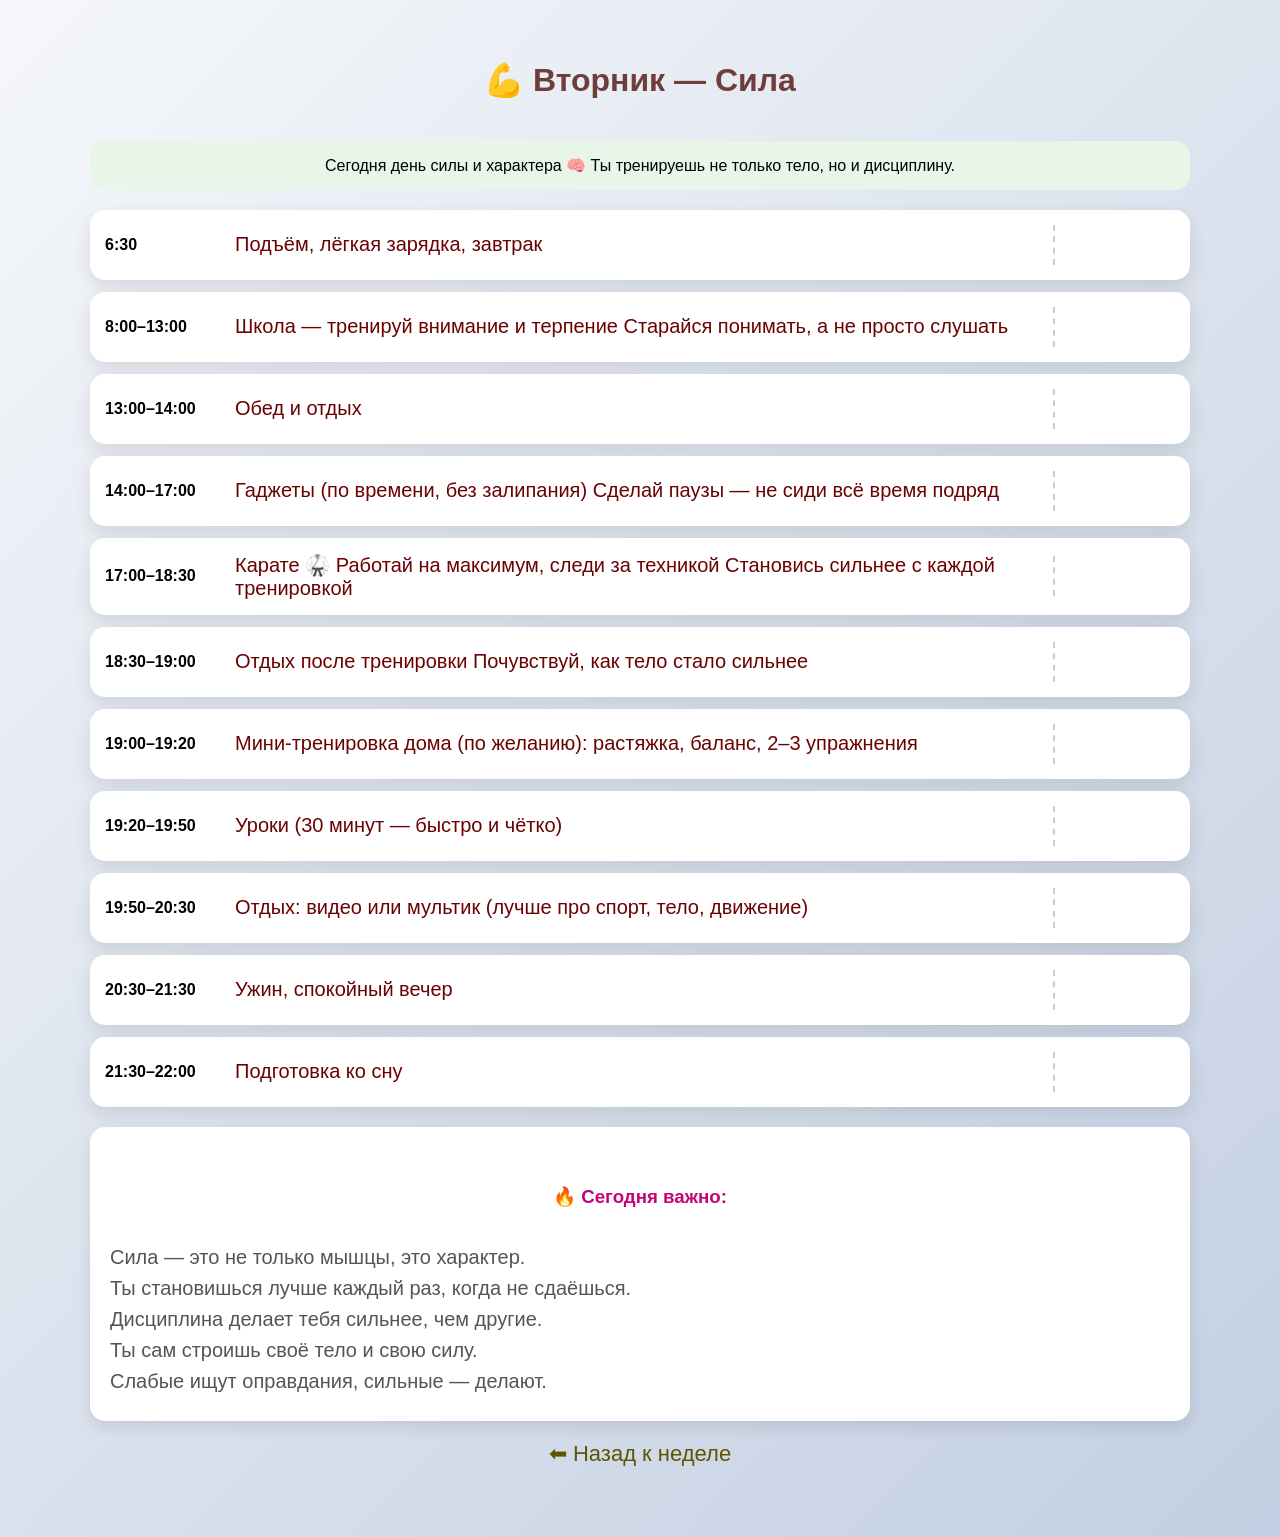
<file: wtornik.html>
<!DOCTYPE html>
<html lang="ru">
<head>
  <meta charset="UTF-8" />
  <title>Вторник — Сила</title>
  <link rel="stylesheet" href="./styleponiedelnik.css">
</head>
<body>

<div class="container">

  <h1>💪 Вторник — Сила</h1>

  <div class="monday-theme" style="background:#e8f5e9;">
    Сегодня день силы и характера 🧠  
    Ты тренируешь не только тело, но и дисциплину.
  </div>

  <!-- План дня -->

  <div class="card">
    <div class="time">6:30</div>
    <div class="text">Подъём, лёгкая зарядка, завтрак</div>
    <div class="notes"></div>
  </div>

  <div class="card">
    <div class="time">8:00–13:00</div>
    <div class="text">
      Школа — тренируй внимание и терпение  
      Старайся понимать, а не просто слушать
    </div>
    <div class="notes"></div>
  </div>

  <div class="card">
    <div class="time">13:00–14:00</div>
    <div class="text">Обед и отдых</div>
    <div class="notes"></div>
  </div>

  <div class="card">
    <div class="time">14:00–17:00</div>
    <div class="text">
      Гаджеты (по времени, без залипания)  
      Сделай паузы — не сиди всё время подряд
    </div>
    <div class="notes"></div>
  </div>

  <div class="card">
    <div class="time">17:00–18:30</div>
    <div class="text">
      Карате 🥋  
      Работай на максимум, следи за техникой  
      Становись сильнее с каждой тренировкой
    </div>
    <div class="notes"></div>
  </div>

  <div class="card">
    <div class="time">18:30–19:00</div>
    <div class="text">
      Отдых после тренировки  
      Почувствуй, как тело стало сильнее
    </div>
    <div class="notes"></div>
  </div>

  <div class="card">
    <div class="time">19:00–19:20</div>
    <div class="text">
      Мини-тренировка дома (по желанию):  
      растяжка, баланс, 2–3 упражнения
    </div>
    <div class="notes"></div>
  </div>

  <div class="card">
    <div class="time">19:20–19:50</div>
    <div class="text">Уроки (30 минут — быстро и чётко)</div>
    <div class="notes"></div>
  </div>

  <div class="card">
    <div class="time">19:50–20:30</div>
    <div class="text">
      Отдых: видео или мультик  
      (лучше про спорт, тело, движение)
    </div>
    <div class="notes"></div>
  </div>

  <div class="card">
    <div class="time">20:30–21:30</div>
    <div class="text">Ужин, спокойный вечер</div>
    <div class="notes"></div>
  </div>

  <div class="card">
    <div class="time">21:30–22:00</div>
    <div class="text">Подготовка ко сну</div>
    <div class="notes"></div>
  </div>

  <!-- Мотивация -->

  <div class="motivation">
    <h3>🔥 Сегодня важно:</h3>

    <p>Сила — это не только мышцы, это характер.</p>
    <p>Ты становишься лучше каждый раз, когда не сдаёшься.</p>
    <p>Дисциплина делает тебя сильнее, чем другие.</p>
    <p>Ты сам строишь своё тело и свою силу.</p>
    <p>Слабые ищут оправдания, сильные — делают.</p>
  </div>

  <a href="index.html" class="back">⬅ Назад к неделе</a>

</div>

</body>
</html>
</file>
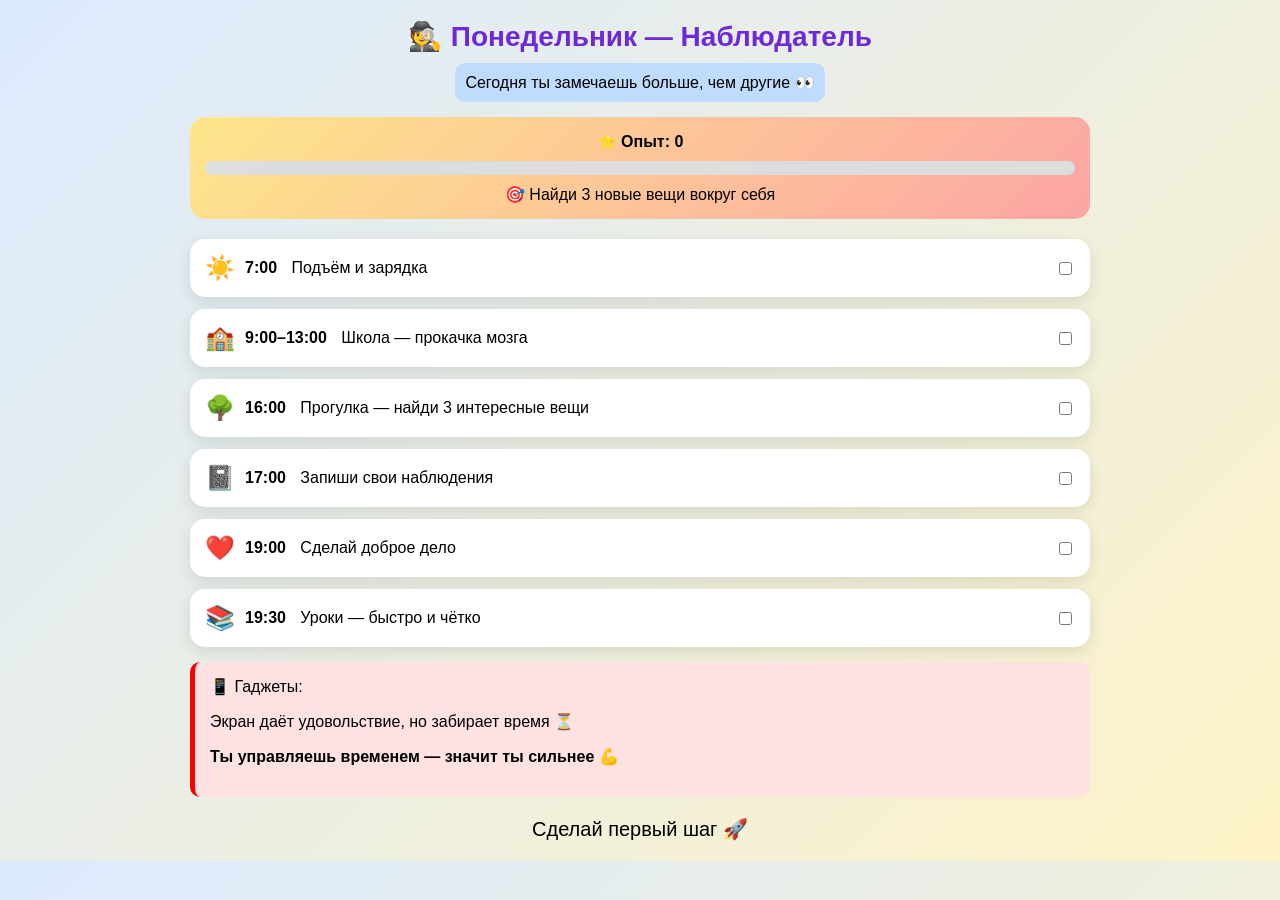
<file: days/proba.html>
<!DOCTYPE html>
<html lang="ru">
<head>
<meta charset="UTF-8">
<title>Понедельник — Наблюдатель</title>

<style>
body {
  margin: 0;
  font-family: Arial;
  background: linear-gradient(135deg, #dbeafe, #fef3c7);
}

.container {
  max-width: 900px;
  margin: auto;
  padding: 20px;
}

/* HEADER */
.day-header {
  text-align: center;
  margin-bottom: 15px;
}

.day-title {
  font-size: 28px;
  font-weight: bold;
  color: #6d28d9;
}

.day-subtitle {
  background: #bfdbfe;
  display: inline-block;
  padding: 10px;
  border-radius: 10px;
  margin-top: 10px;
}

/* GAME PANEL */
.game-panel {
  background: linear-gradient(135deg, #fde68a, #fca5a5);
  padding: 15px;
  border-radius: 15px;
  text-align: center;
  margin-bottom: 20px;
}

.progress {
  background: #ddd;
  height: 14px;
  border-radius: 10px;
  overflow: hidden;
  margin: 10px 0;
}

#progress-bar {
  height: 100%;
  width: 0%;
  background: linear-gradient(90deg, #22c55e, #16a34a);
  transition: 0.4s;
}

.xp {
  font-weight: bold;
}

/* CARDS */
.card {
  background: white;
  border-radius: 15px;
  padding: 15px;
  margin-bottom: 12px;
  display: flex;
  align-items: center;
  gap: 10px;
  transition: 0.2s;
  box-shadow: 0 5px 15px rgba(0,0,0,0.1);
}

.card:hover {
  transform: scale(1.02);
}

.card.done {
  background: #dcfce7;
  transform: scale(1.03);
}

.icon {
  font-size: 24px;
}

.text {
  flex: 1;
}

.time {
  font-weight: bold;
  margin-right: 10px;
}

/* XP POPUP */
#xp-popup {
  position: fixed;
  font-size: 20px;
  color: green;
  opacity: 0;
  pointer-events: none;
  transition: 0.5s;
}

/* WARNING */
.warning {
  background: #fee2e2;
  padding: 15px;
  border-left: 5px solid red;
  border-radius: 10px;
  margin-top: 15px;
}

/* FINAL */
.final {
  text-align: center;
  margin-top: 20px;
  font-size: 20px;
}

/* CONFETTI */
.confetti {
  position: fixed;
  font-size: 20px;
  top: -10px;
}
</style>

</head>

<body>

<div class="container">

  <!-- HEADER -->
  <div class="day-header">
    <div class="day-title">🕵️ Понедельник — Наблюдатель</div>
    <div class="day-subtitle">Сегодня ты замечаешь больше, чем другие 👀</div>
  </div>

  <!-- GAME -->
  <div class="game-panel">
    <div class="xp">⭐ Опыт: <span id="xp">0</span></div>

    <div class="progress">
      <div id="progress-bar"></div>
    </div>

    <div>🎯 Найди 3 новые вещи вокруг себя</div>
  </div>

  <!-- TASKS -->

  <div class="card">
    <div class="icon">☀️</div>
    <div class="text"><span class="time">7:00</span> Подъём и зарядка</div>
    <input type="checkbox">
  </div>

  <div class="card">
    <div class="icon">🏫</div>
    <div class="text"><span class="time">9:00–13:00</span> Школа — прокачка мозга</div>
    <input type="checkbox">
  </div>

  <div class="card">
    <div class="icon">🌳</div>
    <div class="text"><span class="time">16:00</span> Прогулка — найди 3 интересные вещи</div>
    <input type="checkbox">
  </div>

  <div class="card">
    <div class="icon">📓</div>
    <div class="text"><span class="time">17:00</span> Запиши свои наблюдения</div>
    <input type="checkbox">
  </div>

  <div class="card">
    <div class="icon">❤️</div>
    <div class="text"><span class="time">19:00</span> Сделай доброе дело</div>
    <input type="checkbox">
  </div>

  <div class="card">
    <div class="icon">📚</div>
    <div class="text"><span class="time">19:30</span> Уроки — быстро и чётко</div>
    <input type="checkbox">
  </div>

  <!-- WARNING -->
  <div class="warning">
    📱 Гаджеты:
    <p>Экран даёт удовольствие, но забирает время ⏳</p>
    <p><b>Ты управляешь временем — значит ты сильнее 💪</b></p>
  </div>

  <!-- FINAL -->
  <div class="final" id="final">
    Сделай первый шаг 🚀
  </div>

</div>

<div id="xp-popup"></div>

<script>

const checkboxes = document.querySelectorAll('input[type="checkbox"]');
const bar = document.getElementById("progress-bar");
const xpText = document.getElementById("xp");
const final = document.getElementById("final");

let xp = 0;

checkboxes.forEach(cb => {
  cb.addEventListener("change", (e) => {

    const card = cb.closest('.card');

    if (cb.checked) {
      card.classList.add("done");
      showXP(e.clientX, e.clientY);
    } else {
      card.classList.remove("done");
    }

    update();
  });
});

function update() {
  const total = checkboxes.length;
  const done = [...checkboxes].filter(c => c.checked).length;

  let percent = (done / total) * 100;
  bar.style.width = percent + "%";

  xp = done * 10;
  xpText.innerText = xp;

  if (percent < 30) final.innerText = "🙂 Начало есть!";
  else if (percent < 70) final.innerText = "💪 Уже круто!";
  else if (percent < 100) final.innerText = "🔥 Почти максимум!";
  else {
    final.innerText = "🏆 ИДЕАЛЬНЫЙ ДЕНЬ!";
    celebrate();
  }
}

function showXP(x, y) {
  const el = document.getElementById("xp-popup");

  el.style.left = x + "px";
  el.style.top = y + "px";
  el.innerText = "+10 XP";

  el.style.opacity = 1;
  el.style.transform = "translateY(-20px)";

  setTimeout(() => {
    el.style.opacity = 0;
    el.style.transform = "translateY(0)";
  }, 500);
}

function celebrate() {
  for (let i = 0; i < 40; i++) {
    let conf = document.createElement("div");
    conf.innerText = "🎉";
    conf.className = "confetti";
    conf.style.left = Math.random() * window.innerWidth + "px";

    document.body.appendChild(conf);

    let fall = setInterval(() => {
      conf.style.top = (conf.offsetTop + 5) + "px";
      if (conf.offsetTop > window.innerHeight) {
        clearInterval(fall);
        conf.remove();
      }
    }, 30);
  }
}

</script>

</body>
</html>
</file>
<file: style.css>
body {
      margin: 0;
      font-family: Arial, sans-serif;
      background: linear-gradient(135deg, #f5f7fa, #c3cfe2);
    }

    h1 {
      text-align: center;
      padding: 20px;
      color: #333;
    }

    h2 {
      color: #48058f;
      margin: 10px 0;
      text-align: center;
      font-size: 26px;
    }
    h3 {
      color: #48058f;
      margin: 10px 0;
      text-align: center;
      font-size: 24px;
    }
    h4 {
      color: #680909;
      margin: 10px 0;
      font-size: 22px;
    }
    h5 {
      color: #680909;
      margin: 10px 0;
      font-size: 20px;
    }

    .container {
      display: grid;
      grid-template-columns: repeat(auto-fit, minmax(200px, 1fr));
      gap: 20px;
      padding: 20px;
      max-width: 1000px;
      margin: auto;
    }

    .card {
      background: white;
      border-radius: 15px;
      padding: 20px;
      text-align: center;
      cursor: pointer;
      transition: 0.3s;
      box-shadow: 0 8px 20px rgba(0,0,0,0.1);
      font-size: 22px;
      
    }

    .card:hover {
      transform: translateY(-5px) scale(1.03);
    }

    .card h2 {
      margin: 10px 0;
      font-size: 22px;
      color: #680909;
    }

    .emoji {
      font-size: 40px;
    }

    /* Цвета дней */
    .monday { background: #e3f2fd; }
    .tuesday { background: #e8f5e9; }
    .wednesday { background: #fff3e0; }
    .thursday { background: #fce4ec; }
    .friday { background: #e0f7fa; }
    .saturday { background: #fff8e1; }
    .sunday { background: #f3e5f5; }

    a {
      text-decoration: none;
      color: inherit;
    }

    .flex {
  display: flex;
  justify-content: space-around;
  gap: 10px;
}

ul, ol {
  font-size: 18px;
  padding: 0;
  margin-left: 30px;
}

ol li, ul li {
  line-height: 1.6;
  margin-left: 8%;
  font-size: 20px;
}

.video {
  display: block;
  margin: 20px auto;
  width: 80%;
}

.video iframe {
  width: 100%;
  margin: 0 auto;
  height: 515px;
}

/*  */
/* Блок текста */
.textBlock {
  background: white;
  border-radius: 15px;
  margin: 0 auto;
  padding: 20px;
  margin-top: 20px;
  box-shadow: 0 6px 15px rgba(0,0,0,0.1);
  max-width: 90%;
}
.textBlock p {
  margin: 8px 0;
  font-size: 20px;
  color: rgb(44, 36, 36);
  line-height: 1.3;
  margin: 10px 20px;
}

.textBlock .p22 {
  font-size: 26px;
  color: rgb(150, 3, 3);
  font-style: italic;
  width: 70%;
  margin: 0 auto;
  text-align: center;
}
</file>
<file: print.css>
@media print {

  @page {
    size: A4;
    margin: 15mm;
  }

  body {
    font-size: 12px;
  }

  .card {
    page-break-inside: avoid;
  }

  .motivation {
    page-break-inside: avoid;
  }

}

.print-btn {
  display: block;
  margin: 10px auto 20px;
  padding: 10px 20px;
  font-size: 16px;
  background: #4caf50;
  color: white;
  border: none;
  border-radius: 10px;
  cursor: pointer;
}

.print-btn:hover {
  background: #43a047;
}

/* при печати кнопку скрываем */
@media print {
  .print-btn {
    display: none;
  }
}

.print-mode .card {
  border: 1px solid #aaa;
}

.print-mode .day-subtitle {
  border: 1px solid #aaa;
}
</file>
<file: styleponiedelnik.css>
body {
  margin: 0;
  font-family: 'Rubik', sans-serif;
  background: linear-gradient(135deg, #f5f7fa, #c3cfe2);
}

/* Заголовки */
h1, h2, h3, h5, h6 {
  text-align: center;
  padding: 20px;
  
}
h1{
  color: #703d3a;
}
h2{
  color: #7103ba;
}
h3{
  color: #c50575;
}
h4{
  color: #039122;
}
h5{
  color: #5c5602;
}
h6{
  color: #0f04ad;
}
p{
  font-size: 18px;
  color: #555;
}

/* Контейнер */
.container {
  max-width: 1100px;
  margin: auto;
  padding: 20px;
}

/* Карточки */
.card {
  background: white;
  border-radius: 15px;
  padding: 15px;
  margin-bottom: 10px;
  box-shadow: 0 6px 15px rgba(0,0,0,0.1);
  display: flex;
  justify-content: space-between;
  align-items: center;
}

/* Время */
.time {
  font-weight: bold;
  width: 100px;
}

/* Текст */
.text {
  flex: 1;
  padding: 0 15px;
  color: rgb(106, 2, 2);
  font-size: 20px;
}

/* Заметки */
.notes {
  width: 120px;
  border-left: 2px dashed #ccc;
  height: 40px;
}

/* Цвет дня */
.monday-theme {
  background: #e3f2fd;
  padding: 15px;
  border-radius: 15px;
  margin-bottom: 20px;
  text-align: center;
}

/* Блок мотивации */
.motivation {
  background: white;
  border-radius: 15px;
  padding: 20px;
  margin-top: 20px;
  box-shadow: 0 6px 15px rgba(0,0,0,0.1);
}

.motivation p {
  margin: 8px 0;
  font-size: 20px;
}
/* Блок цель */
.cell{
    background: white;
  border-radius: 15px;
  padding: 20px;
  margin-top: 20px;
  box-shadow: 0 6px 15px rgba(0,0,0,0.1);
  text-align: center;
}

.cell h2 {
  font-size: 28px;
  color: rgb(215, 3, 3);
}
.cell h4 {
  font-size: 24px;
  color: rgb(56, 215, 3);
}
.cell p {
  font-size: 20px;
  color: rgb(60, 54, 54);
}
.cell .p22 {
  font-size: 26px;
  color: rgb(106, 2, 2);
  font-style: italic;
  width: 70%;
  margin: 4px auto;
  text-align: center;
}
.p22 {
  font-size: 26px;
  color: rgb(106, 2, 2);
  font-style: italic;
  width: 70%;
  margin: 0 auto;
  text-align: center;
}

/* Блок текста */
.textBlock {
  background: white;
  border-radius: 15px;
  margin: 0 auto;
  padding: 20px;
  margin-top: 20px;
  box-shadow: 0 6px 15px rgba(0,0,0,0.1);
  max-width: 90%;
}
.textBlock p {
  margin: 8px 0;
  font-size: 20px;
  color: rgb(44, 36, 36);
  line-height: 1.3;
  margin: 10px 20px;
}

/* Кнопка назад */
.back {
  display: block;
  text-align: center;
  margin-top: 20px;
  margin-bottom: 50px;
  text-decoration: none;
  color: #333;
  font-size: 22px;
  color: #5c5601;
}
.back:hover{
  transform: scale(1.3);
  color: #c0b302;
}

.day-header {
  text-align: center;
  padding: 20px;
}

.day-title {
  font-size: 28px;
  font-weight: bold;
  color: blueviolet;
}

.day-subtitle {
  margin-top: 10px;
  background: #d0e8ff;
  padding: 10px;
  border-radius: 10px;
  display: inline-block;
  font-size: 24px;
  color: rgb(249, 10, 161);
}

/* Карточки веселые */
.card {
  background: white;
  border-radius: 15px;
  padding: 15px;
  margin-bottom: 12px;
  box-shadow: 0 8px 20px rgba(0,0,0,0.1);
  display: flex;
  align-items: center;
  gap: 15px;
  transition: 0.2s;
}

.card:hover {
  transform: scale(1.02);
}

/* Иконка */
.icon {
  font-size: 30px;
}

/* Цветные типы карточек */
.morning { background: #dfaaf2; }
.school { background: #f3f2ca; }
.games { background: #e48b8b; }
.family { background: #c2f9d1; }
.study { background: #edcca9; }
.good { background: #b2dfff; }
.free { background: #c2fcff; }
.blue{background-color: #b2dfff;width: 21px;height: 21px;display: block;}

/* Текст */
.text {
  flex: 1;
}

/* Галочка */
.check {
  width: 20px;
  height: 20px;
  font-size: 20px;
  cursor: pointer;
  margin-right: 3%;
}
.check input{
  width: 100%;
  height: 100%;
}

.time-badge {
  background: #333;
  color: white;
  padding: 6px 10px;
  border-radius: 10px;
  font-size: 15px;
  margin-right: 15px;
  white-space: nowrap;
}

.flex {
  display: flex;
  justify-content: space-around;
  gap: 10px;
  margin-bottom: 100px;
}

/* table */
th, td {
  border: 1px solid #ccc;
  padding: 10px;
  text-align: center;
}

/* плавающее окно */

#floating-tip {
  position: fixed;
  display: flex;
  align-items: center;
  gap: 8px;
  max-width: 400px;
  text-align: center;

  padding: 12px 16px;
  border-radius: 12px;

  background: linear-gradient(135deg, #ff4d4d, #ff0000);
  color: white;
  font-size: 24px;
  font-style: italic;

  box-shadow: 0 10px 25px rgba(0,0,0,0.3);

  opacity: 0;
  transform: scale(0.8); /* 👈 старт чуть меньше */
  
  pointer-events: none;
  z-index: 1000;

  transition: 
    opacity 0.5s ease,
    transform 0.5s ease; /* 👈 плавный scale */
}

.tip-icon {
  font-size: 36px;
}

/* ПОЯВЛЕНИЕ */
#floating-tip.show {
  opacity: 1;
  transform: scale(1);

  animation: floatMove 4s infinite ease-in-out;
}

/* ДВИЖЕНИЕ (БЕЗ translate(-50%)) */
@keyframes floatMove {
  0%   { transform: translate(0,0) scale(1); }
  50%  { transform: translate(10px, -10px) scale(1); }
  100% { transform: translate(0,0) scale(1); }
}
</file>
<file: modal.css>
.modal {
  display: none;
  position: fixed;
  z-index: 2000;
  left: 0;
  top: 0;
  width: 100%;
  height: 100%;
  background: rgba(0,0,0,0.5);
}

.modal-content {
  background: white;
  margin: 10% auto;
  padding: 20px;
  border-radius: 15px;
  width: 80%;
  max-width: 500px;
  text-align: center;
}

.close {
  float: right;
  font-size: 24px;
  cursor: pointer;
}

#modal-text3 {
  margin-top: 15px;
  font-size: 22px;
  color: rgb(249, 10, 161);
  font-style: italic;
}
#modal-text2 {
  margin-top: 15px;
  font-size: 20px;
  color: rgb(106, 2, 2);
}
#modal-text {
  margin-top: 15px;
  font-size: 22px;
  color: rgb(3, 38, 194);
}
</file>
